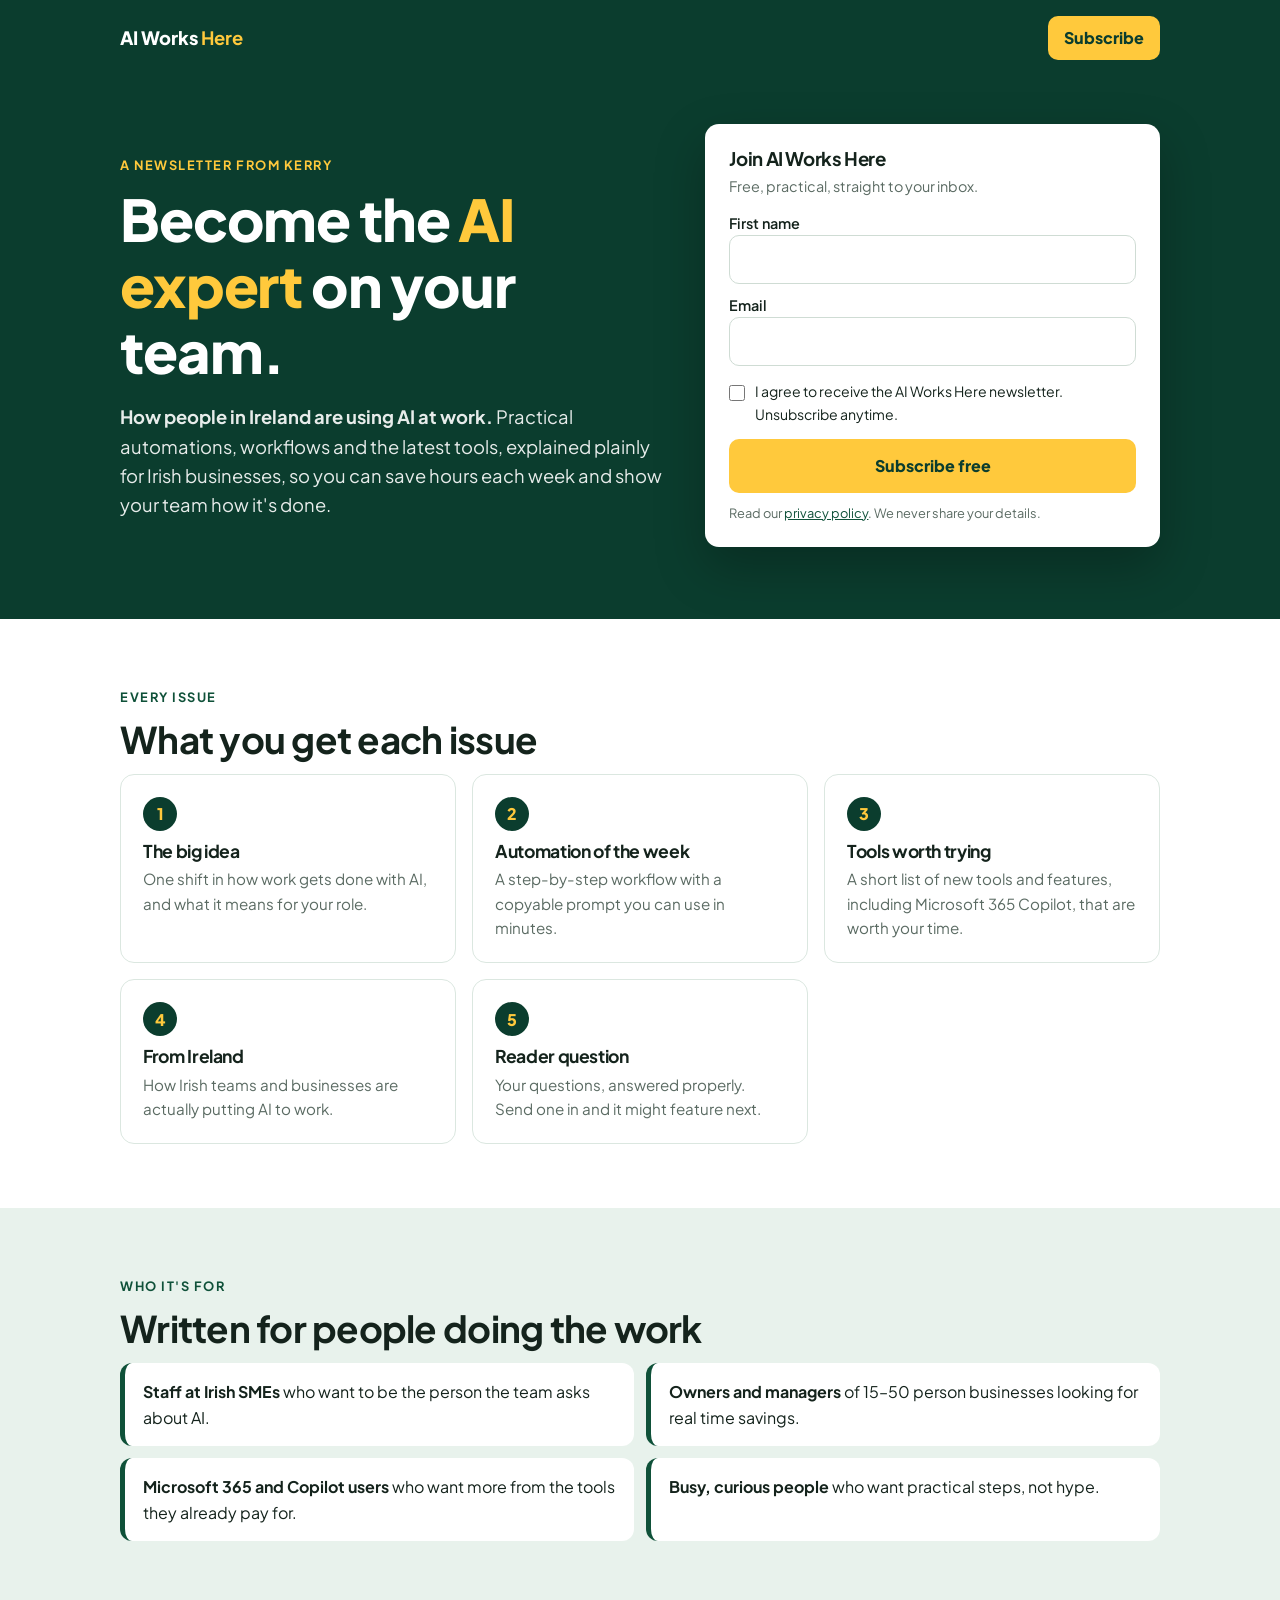
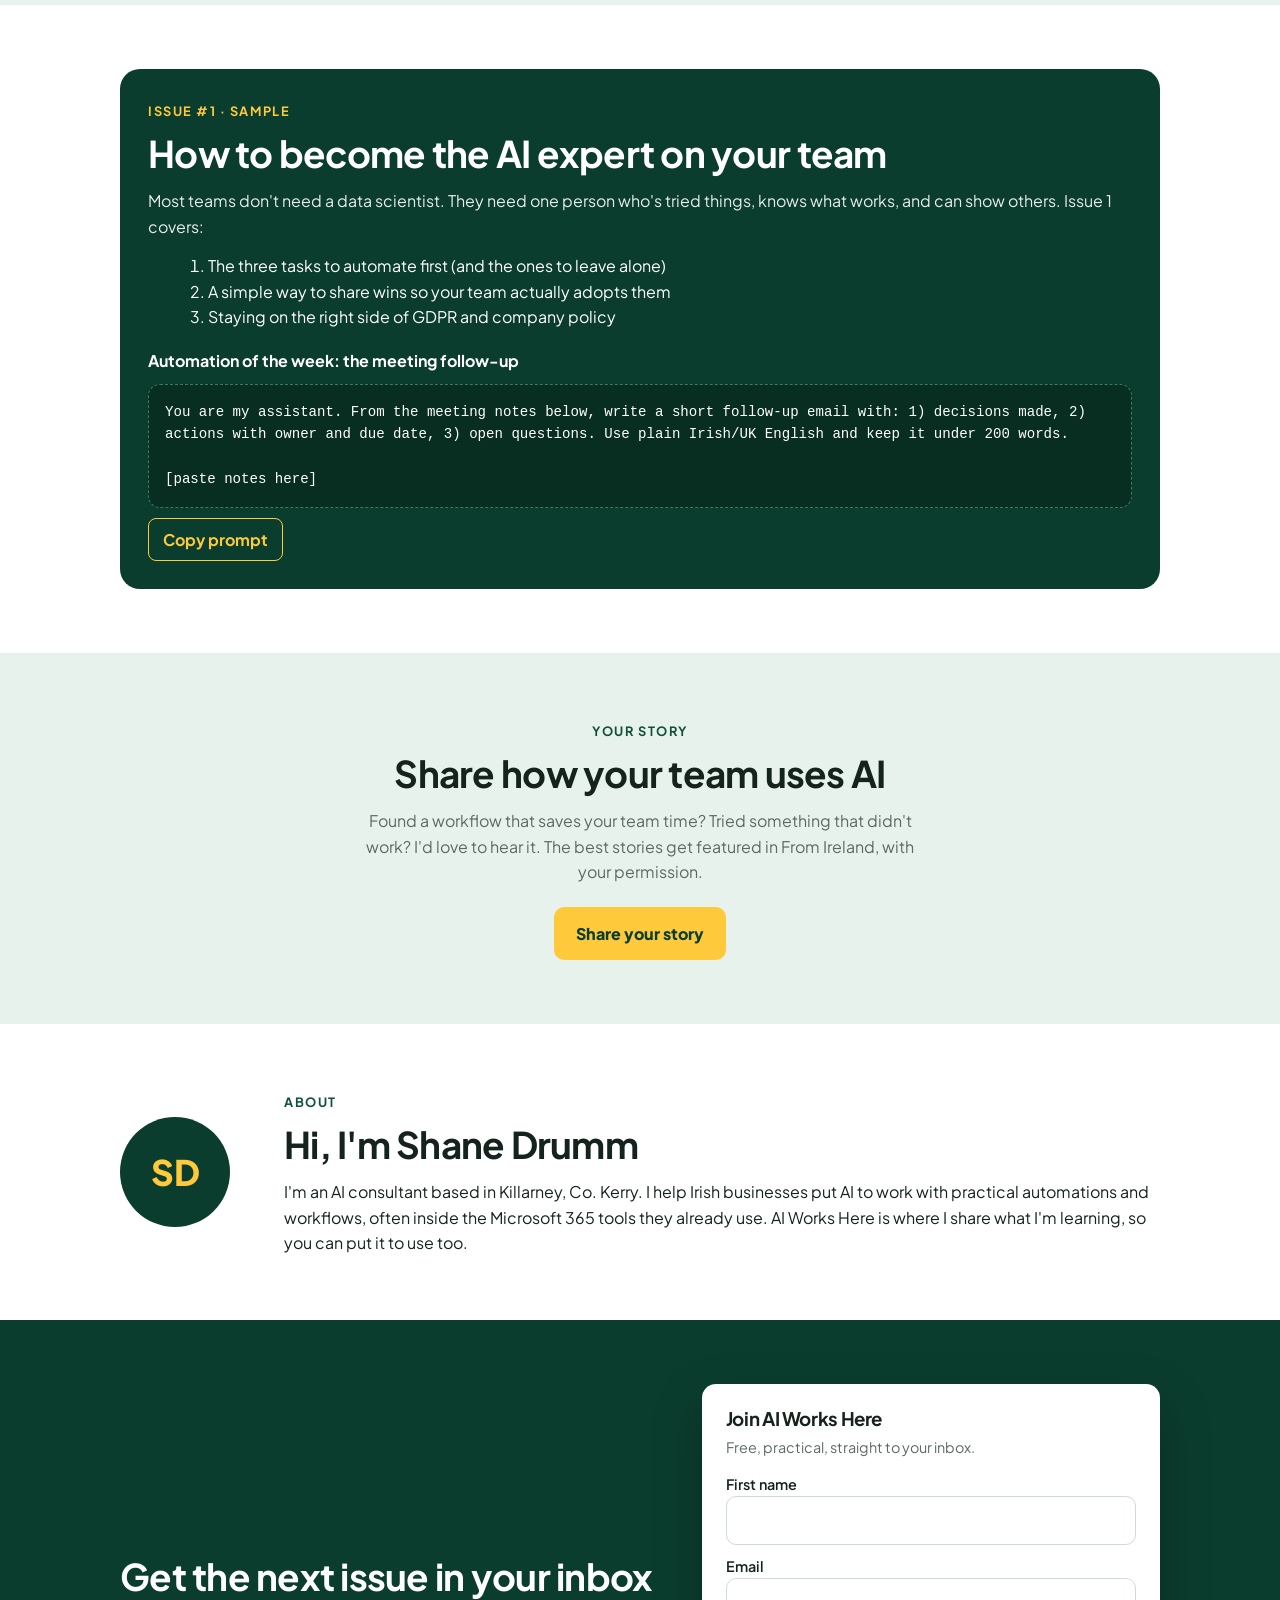
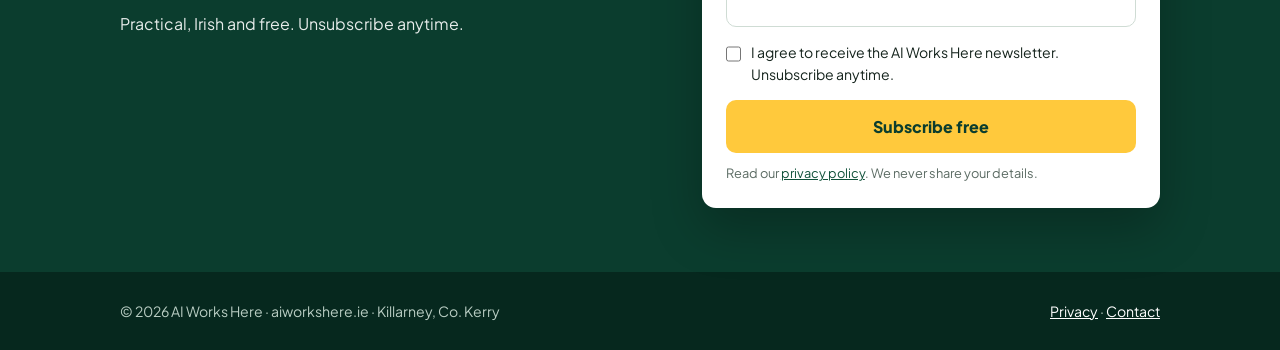
<file: aiworkshere/index.html>
<!doctype html>
<html lang="en-IE">
<head>
<meta charset="utf-8">
<meta name="viewport" content="width=device-width,initial-scale=1">
<title>AI Works Here — How people in Ireland are using AI at work</title>
<meta name="description" content="A practical newsletter to help you become the AI expert on your team: automations, workflows and the latest tools, from Ireland.">
<link rel="preconnect" href="https://fonts.googleapis.com"><link rel="preconnect" href="https://fonts.gstatic.com" crossorigin>
<link href="https://fonts.googleapis.com/css2?family=Plus+Jakarta+Sans:wght@400;500;700;800&display=swap" rel="stylesheet">
<style>
:root{--g9:#0b3d2e;--g8:#0f5139;--g1:#e8f2ec;--ac:#ffc93c;--ink:#14231c;--mut:#5b6b63;--r:14px}
*{box-sizing:border-box;margin:0}
body{font-family:"Plus Jakarta Sans",system-ui,sans-serif;color:var(--ink);background:#fff;line-height:1.6}
a{color:var(--g8)}
.w{max-width:1080px;margin:0 auto;padding:0 20px}
section{padding:64px 0}
h1,h2,h3{line-height:1.15;letter-spacing:-.02em}
h1{font-size:clamp(2.2rem,6vw,3.6rem);font-weight:800}
h2{font-size:clamp(1.6rem,4vw,2.3rem);margin-bottom:14px}
.eyebrow{display:inline-block;font-weight:700;font-size:.8rem;letter-spacing:.12em;text-transform:uppercase;color:var(--g8);margin-bottom:10px}
nav{background:var(--g9);color:#fff}
nav .w{display:flex;justify-content:space-between;align-items:center;padding-top:16px;padding-bottom:16px}
.logo{font-weight:800;color:#fff;text-decoration:none;font-size:1.15rem}.logo b{color:var(--ac)}
.btn{display:inline-block;background:var(--ac);color:var(--g9);font-weight:800;border:0;border-radius:10px;padding:14px 22px;font:inherit;font-weight:800;cursor:pointer;text-decoration:none}
.btn:hover{filter:brightness(.95)}
.hero{background:var(--g9);color:#fff;padding:48px 0 72px}
.hero .w{display:grid;gap:40px}
.hero .eyebrow{color:var(--ac)}
.hero p.lead{font-size:1.15rem;opacity:.9;margin:18px 0 0;max-width:34em}
.hero h1 span{color:var(--ac)}
.form{background:#fff;color:var(--ink);border-radius:var(--r);padding:24px;box-shadow:0 20px 50px rgba(0,0,0,.25)}
.form h3{margin-bottom:6px}.form .sm{font-size:.9rem;color:var(--mut);margin-bottom:14px}
label.f{display:block;font-weight:600;font-size:.9rem;margin:10px 0 4px}
input[type=text],input[type=email]{width:100%;padding:12px 14px;border:1.5px solid #cfdcd4;border-radius:10px;font:inherit}
input:focus{outline:3px solid var(--ac);border-color:var(--g8)}
.chk{display:flex;gap:10px;align-items:flex-start;font-size:.88rem;margin:14px 0}
.chk input{margin-top:4px;width:18px;height:18px;accent-color:var(--g8)}
.form .btn{width:100%}
.legal{font-size:.8rem;color:var(--mut);margin-top:10px}
.thanks{display:none;text-align:center;padding:20px 4px}
.thanks h3{color:var(--g8);margin-bottom:8px}
.grid{display:grid;gap:16px}
.card{border:1.5px solid #dbe7e0;border-radius:var(--r);padding:22px;background:#fff}
.card .n{display:inline-grid;place-items:center;width:34px;height:34px;border-radius:50%;background:var(--g9);color:var(--ac);font-weight:800;margin-bottom:10px}
.card h3{font-size:1.1rem;margin-bottom:6px}.card p{color:var(--mut);font-size:.95rem}
.alt{background:var(--g1)}
ul.who{list-style:none;padding:0;display:grid;gap:12px}
ul.who li{background:#fff;border-radius:12px;padding:16px 18px;border-left:5px solid var(--g8)}
.issue{background:var(--g9);color:#fff;border-radius:20px;padding:28px}
.issue .eyebrow{color:var(--ac)}
.issue p{opacity:.9}.issue ol{margin:14px 0 18px 20px}
.prompt{background:#082e22;border:1px dashed #3f7a62;border-radius:12px;padding:16px;font-family:ui-monospace,Menlo,monospace;font-size:.88rem;white-space:pre-wrap;margin:10px 0}
.copy{background:transparent;border:1.5px solid var(--ac);color:var(--ac);border-radius:8px;padding:8px 14px;font:inherit;font-weight:700;cursor:pointer}
.share{text-align:center}.share p{max-width:36em;margin:0 auto 22px;color:var(--mut)}
.about{display:grid;gap:24px;align-items:center}
.avatar{width:110px;height:110px;border-radius:50%;background:var(--g9);color:var(--ac);display:grid;place-items:center;font-weight:800;font-size:2.2rem}
.final{background:var(--g9);color:#fff}
.final .w{display:grid;gap:32px;align-items:center}
footer{background:#06281e;color:#b9cdc3;padding:28px 0;font-size:.88rem}
footer .w{display:flex;flex-wrap:wrap;gap:12px;justify-content:space-between}footer a{color:#fff}
@media(min-width:800px){
 .hero .w{grid-template-columns:1.2fr 1fr;align-items:center}
 .grid.c5{grid-template-columns:repeat(3,1fr)}
 ul.who{grid-template-columns:1fr 1fr}
 .about{grid-template-columns:140px 1fr}
 .final .w{grid-template-columns:1.2fr 1fr}
}
</style>
</head>
<body>
<nav><div class="w"><a class="logo" href="#">AI Works <b>Here</b></a><a class="btn" href="#signup" style="padding:9px 16px">Subscribe</a></div></nav>

<header class="hero"><div class="w">
 <div>
  <span class="eyebrow">A newsletter from Kerry</span>
  <h1>Become the <span>AI expert</span> on your team.</h1>
  <p class="lead"><strong>How people in Ireland are using AI at work.</strong> Practical automations, workflows and the latest tools, explained plainly for Irish businesses, so you can save hours each week and show your team how it's done.</p>
 </div>
 <div id="signup"></div>
</div></header>

<section><div class="w">
 <span class="eyebrow">Every issue</span>
 <h2>What you get each issue</h2>
 <div class="grid c5">
  <div class="card"><div class="n">1</div><h3>The big idea</h3><p>One shift in how work gets done with AI, and what it means for your role.</p></div>
  <div class="card"><div class="n">2</div><h3>Automation of the week</h3><p>A step-by-step workflow with a copyable prompt you can use in minutes.</p></div>
  <div class="card"><div class="n">3</div><h3>Tools worth trying</h3><p>A short list of new tools and features, including Microsoft 365 Copilot, that are worth your time.</p></div>
  <div class="card"><div class="n">4</div><h3>From Ireland</h3><p>How Irish teams and businesses are actually putting AI to work.</p></div>
  <div class="card"><div class="n">5</div><h3>Reader question</h3><p>Your questions, answered properly. Send one in and it might feature next.</p></div>
 </div>
</div></section>

<section class="alt"><div class="w">
 <span class="eyebrow">Who it's for</span>
 <h2>Written for people doing the work</h2>
 <ul class="who">
  <li><strong>Staff at Irish SMEs</strong> who want to be the person the team asks about AI.</li>
  <li><strong>Owners and managers</strong> of 15–50 person businesses looking for real time savings.</li>
  <li><strong>Microsoft 365 and Copilot users</strong> who want more from the tools they already pay for.</li>
  <li><strong>Busy, curious people</strong> who want practical steps, not hype.</li>
 </ul>
</div></section>

<section><div class="w">
 <div class="issue">
  <span class="eyebrow">Issue #1 · Sample</span>
  <h2>How to become the AI expert on your team</h2>
  <p>Most teams don't need a data scientist. They need one person who's tried things, knows what works, and can show others. Issue 1 covers:</p>
  <ol><li>The three tasks to automate first (and the ones to leave alone)</li><li>A simple way to share wins so your team actually adopts them</li><li>Staying on the right side of GDPR and company policy</li></ol>
  <strong>Automation of the week: the meeting follow-up</strong>
  <div class="prompt" id="p1">You are my assistant. From the meeting notes below, write a short follow-up email with: 1) decisions made, 2) actions with owner and due date, 3) open questions. Use plain Irish/UK English and keep it under 200 words.

[paste notes here]</div>
  <button class="copy" onclick="cp()">Copy prompt</button>
 </div>
</div></section>

<section class="alt share"><div class="w">
 <span class="eyebrow">Your story</span>
 <h2>Share how your team uses AI</h2>
 <p>Found a workflow that saves your team time? Tried something that didn't work? I'd love to hear it. The best stories get featured in From Ireland, with your permission.</p>
 <a class="btn" href="mailto:hello@aiworkshere.ie?subject=How%20my%20team%20uses%20AI">Share your story</a>
</div></section>

<section><div class="w about">
 <div class="avatar">SD</div>
 <div><span class="eyebrow">About</span><h2>Hi, I'm Shane Drumm</h2>
 <p>I'm an AI consultant based in Killarney, Co. Kerry. I help Irish businesses put AI to work with practical automations and workflows, often inside the Microsoft 365 tools they already use. AI Works Here is where I share what I'm learning, so you can put it to use too.</p></div>
</div></section>

<section class="final"><div class="w">
 <div><h2>Get the next issue in your inbox</h2><p style="opacity:.9">Practical, Irish and free. Unsubscribe anytime.</p></div>
 <div id="signup2"></div>
</div></section>

<footer><div class="w"><span>© 2026 AI Works Here · aiworkshere.ie · Killarney, Co. Kerry</span><span><a href="/privacy">Privacy</a> · <a href="mailto:hello@aiworkshere.ie">Contact</a></span></div></footer>

<template id="tf">
 <div class="form">
  <form novalidate>
   <h3>Join AI Works Here</h3><p class="sm">Free, practical, straight to your inbox.</p>
   <label class="f">First name<input type="text" name="fn" autocomplete="given-name" required></label>
   <label class="f">Email<input type="email" name="em" autocomplete="email" required></label>
   <label class="chk"><input type="checkbox" required><span>I agree to receive the AI Works Here newsletter. Unsubscribe anytime.</span></label>
   <button class="btn" type="submit">Subscribe free</button>
   <p class="legal">Read our <a href="/privacy">privacy policy</a>. We never share your details.</p>
  </form>
  <div class="thanks" role="status"><h3>Thank you!</h3><p>You're on the list. Keep an eye on your inbox for issue #1.</p></div>
 </div>
</template>
<script>
['signup','signup2'].forEach(function(id){
 var n=document.getElementById('tf').content.cloneNode(true);document.getElementById(id).appendChild(n);
});
document.querySelectorAll('.form form').forEach(function(f){
 f.addEventListener('submit',function(e){e.preventDefault();if(!f.reportValidity())return;
  var t=f.nextElementSibling;t.querySelector('h3').textContent='Thank you, '+f.fn.value.trim()+'!';f.style.display='none';t.style.display='block';});
});
function cp(){navigator.clipboard.writeText(document.getElementById('p1').innerText);var b=document.querySelector('.copy');b.textContent='Copied';setTimeout(function(){b.textContent='Copy prompt'},1500)}
</script>
</body>
</html>
</file>
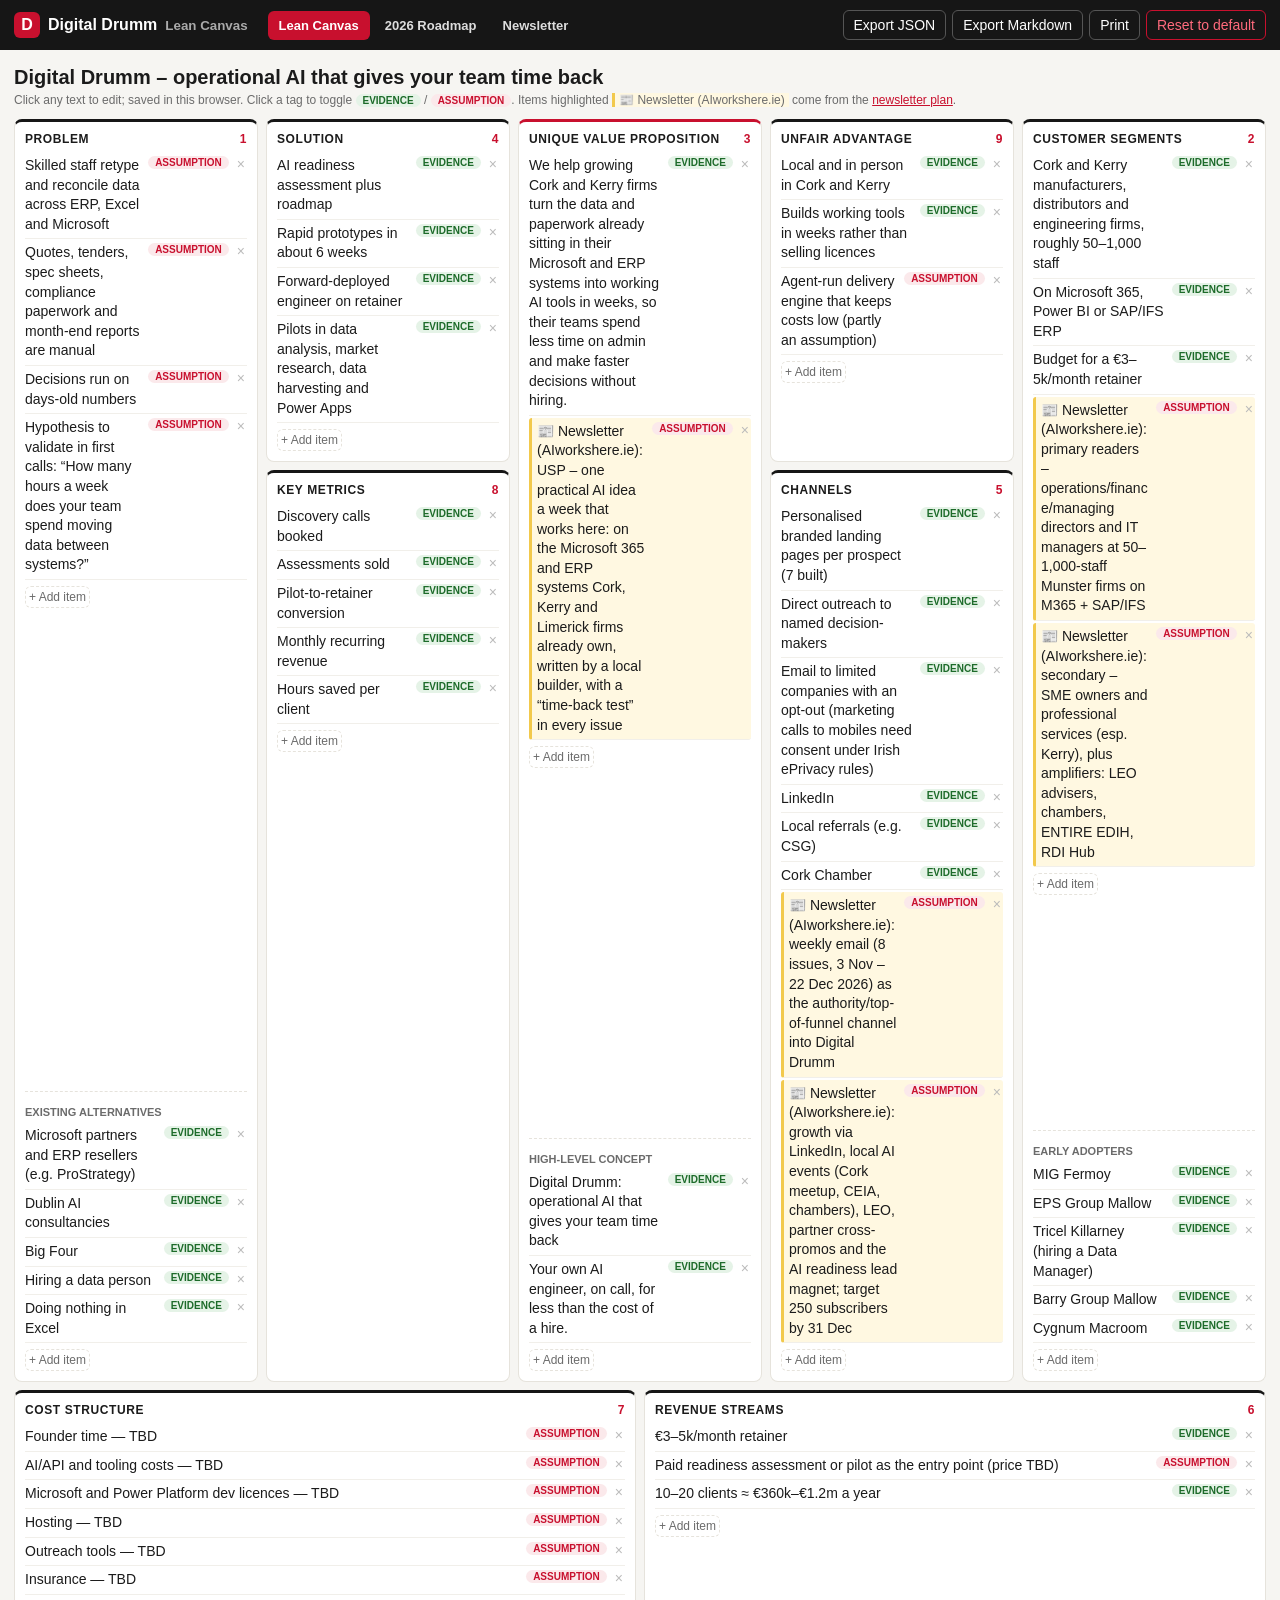
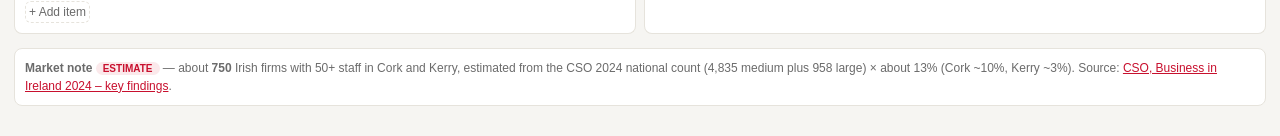
<file: canvas/index.html>
<!doctype html><html lang="en"><head><meta charset="utf-8">
<meta name="viewport" content="width=device-width,initial-scale=1">
<meta name="robots" content="noindex,nofollow">
<title>Lean Canvas · Digital Drumm</title><link rel="stylesheet" href="style.css"><link rel="stylesheet" href="../assets/nav.css"></head><body>
<header class="top"><div class="brand"><span class="logo">D</span>Digital Drumm <small>Lean Canvas</small></div>
<nav class="sitenav" aria-label="Pages"><a href="../canvas/" aria-current="page">Lean Canvas</a><a href="../roadmap/">2026 Roadmap</a><a href="../newsletter/">Newsletter</a></nav>
<div class="right"><button class="ghost" id="exJson">Export JSON</button><button class="ghost" id="exMd">Export Markdown</button><button class="ghost" id="print">Print</button><button class="ghost danger" id="reset">Reset to default</button></div></header>
<main><div class="head"><h1 id="title" contenteditable="true" spellcheck="false"></h1>
<p class="legend">Click any text to edit; saved in this browser. Click a tag to toggle <span class="tag evidence">evidence</span> / <span class="tag assumption">assumption</span>. Items highlighted <span style="background:#fff8e1;border-left:3px solid #f2c94c;padding:0 4px">📰 Newsletter (AIworkshere.ie)</span> come from the <a href="../newsletter/">newsletter plan</a>. <span id="saved"></span></p></div>
<div class="grid" id="grid"></div>
<footer id="foot"></footer></main>
<script src="app.js"></script></body></html>
</file>
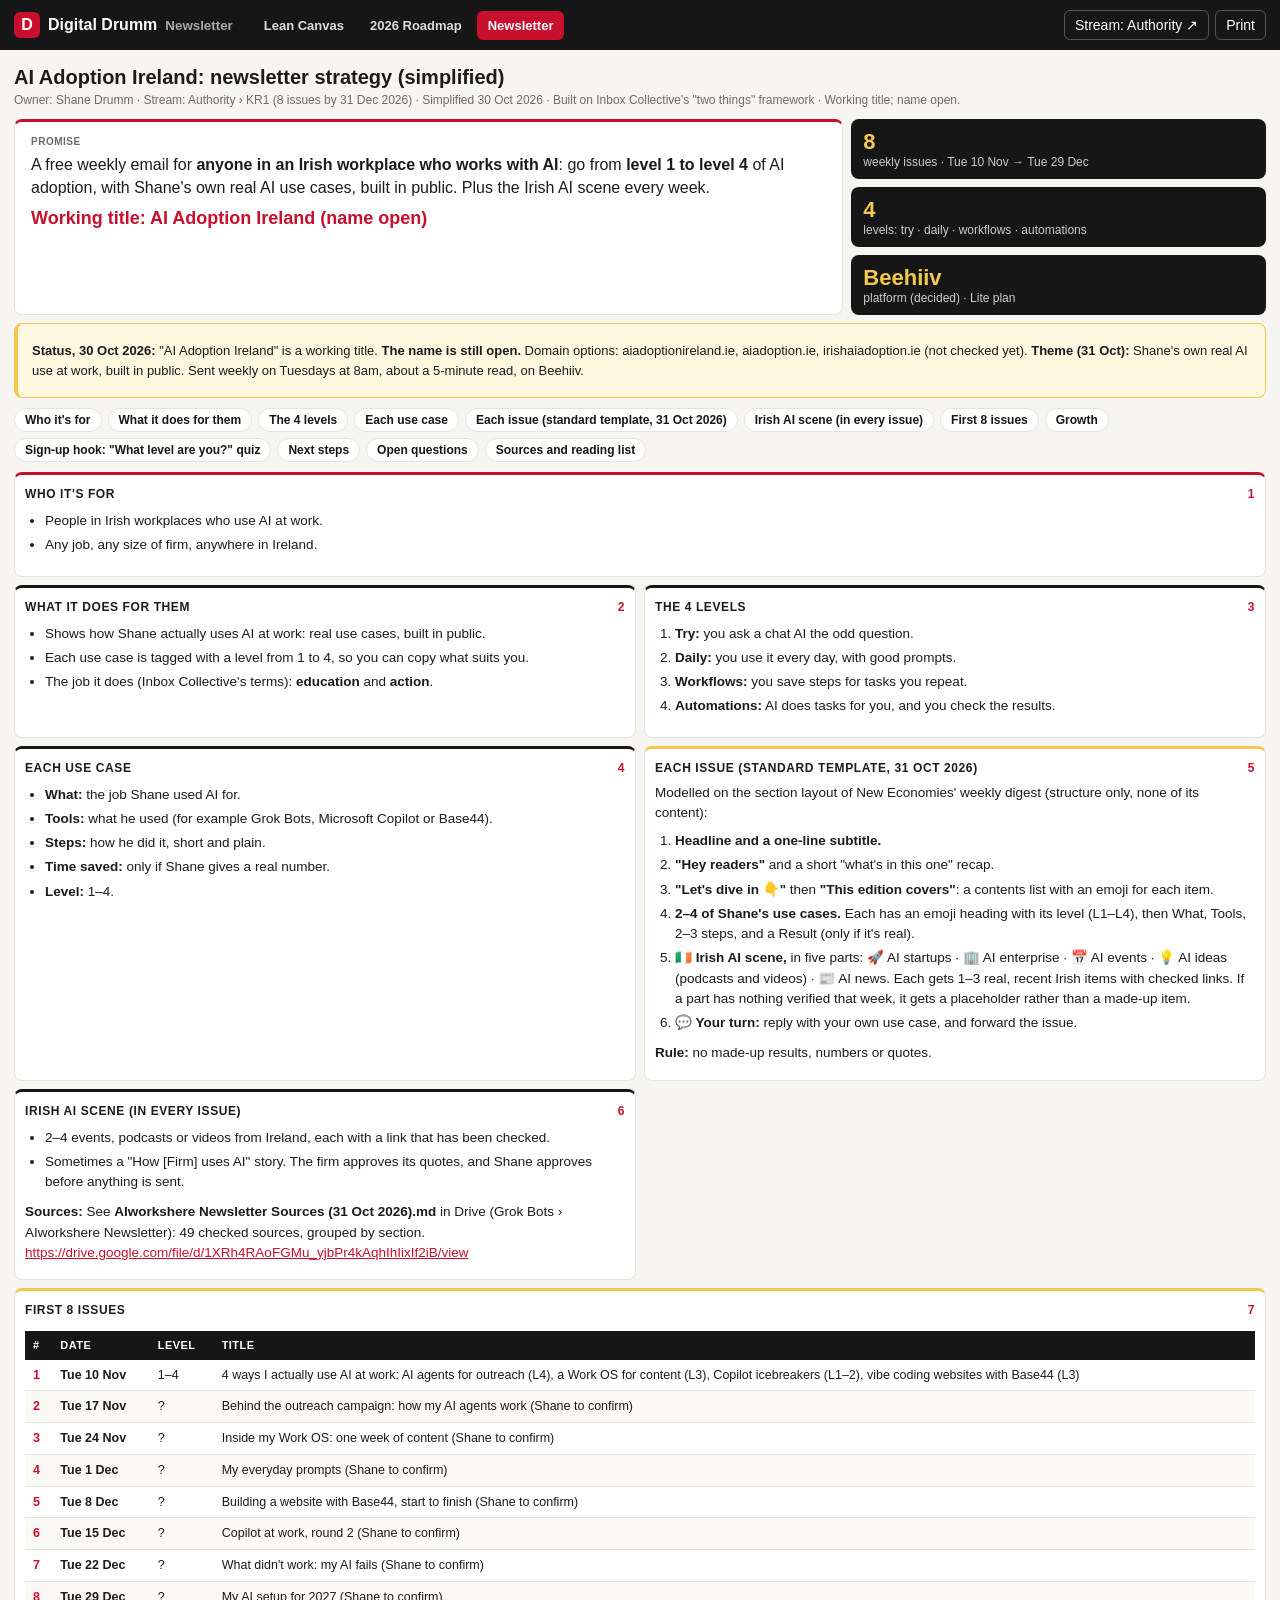
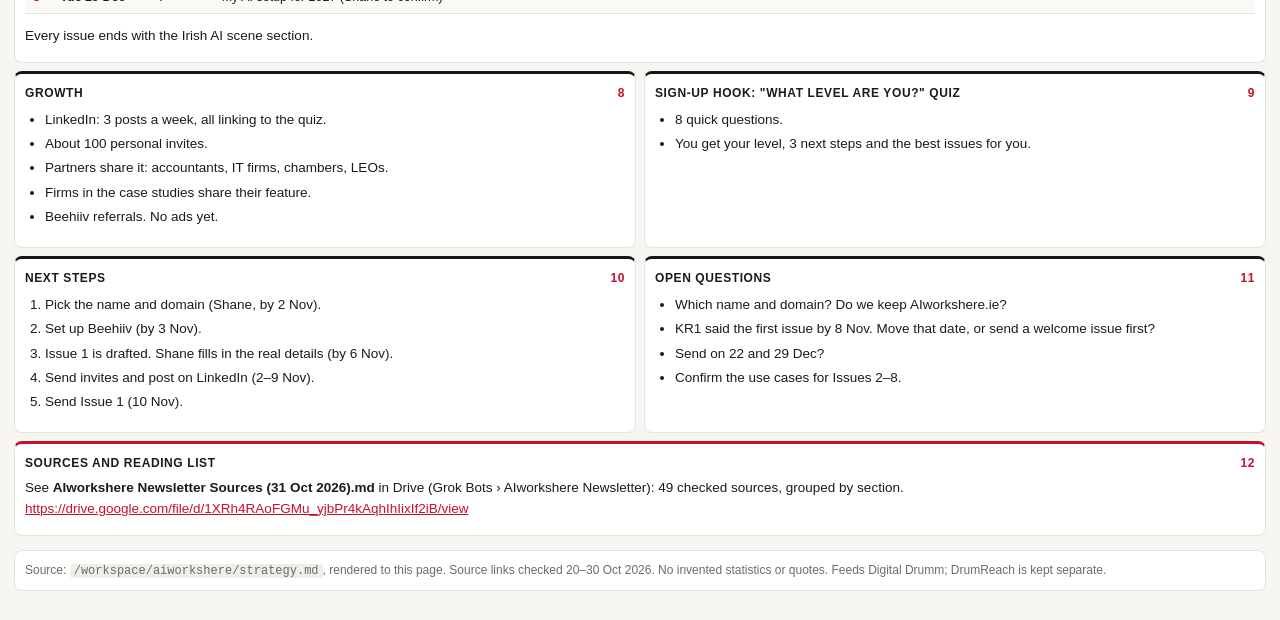
<file: newsletter/index.html>
<!doctype html><html lang="en"><head><meta charset="utf-8">
<meta name="viewport" content="width=device-width,initial-scale=1">
<meta name="robots" content="noindex,nofollow">
<title>Newsletter · AI Adoption Ireland (working title) · Digital Drumm</title><link rel="stylesheet" href="../canvas/style.css"><link rel="stylesheet" href="../assets/nav.css"><link rel="stylesheet" href="style.css"></head><body>
<header class="top"><div class="brand"><span class="logo">D</span>Digital Drumm <small>Newsletter</small></div>
<nav class="sitenav" aria-label="Pages"><a href="../canvas/">Lean Canvas</a><a href="../roadmap/">2026 Roadmap</a><a href="../newsletter/" aria-current="page">Newsletter</a></nav>
<div class="right"><a class="ghost" href="https://linear.app/shanedrumm/project/stream-authority-d0a25f8886ff" target="_blank" rel="noopener">Stream: Authority ↗</a><button class="ghost" onclick="window.print()">Print</button></div></header>
<main><div class="head"><h1>AI Adoption Ireland: newsletter strategy (simplified)</h1>
<p class="legend">Owner: Shane Drumm · Stream: Authority › KR1 (8 issues by 31 Dec 2026) · Simplified 30 Oct 2026 · Built on Inbox Collective's "two things" framework · Working title; name open.</p></div>
<section class="hero"><div class="usp"><small>Promise</small><p>A free weekly email for <b>anyone in an Irish workplace who works with AI</b>: go from <b>level 1 to level 4</b> of AI adoption, with Shane's own real AI use cases, built in public. Plus the Irish AI scene every week.</p><p class="tagline">Working title: AI Adoption Ireland (name open)</p></div>
<div class="facts"><div><b>8</b><span>weekly issues · Tue 10 Nov → Tue 29 Dec</span></div><div><b>4</b><span>levels: try · daily · workflows · automations</span></div><div><b>Beehiiv</b><span>platform (decided) · Lite plan</span></div></div>
<div class="status"><p><strong>Status, 30 Oct 2026:</strong> "AI Adoption Ireland" is a working title. <strong>The name is still open.</strong> Domain options: aiadoptionireland.ie, aiadoption.ie, irishaiadoption.ie (not checked yet). <strong>Theme (31 Oct):</strong> Shane's own real AI use at work, built in public. Sent weekly on Tuesdays at 8am, about a 5-minute read, on Beehiiv.</p></div></section>
<nav class="toc" aria-label="Sections"><a href="#s1">Who it&#x27;s for</a><a href="#s2">What it does for them</a><a href="#s3">The 4 levels</a><a href="#s4">Each use case</a><a href="#s5">Each issue (standard template, 31 Oct 2026)</a><a href="#s6">Irish AI scene (in every issue)</a><a href="#s7">First 8 issues</a><a href="#s8">Growth</a><a href="#s9">Sign-up hook: &quot;What level are you?&quot; quiz</a><a href="#s10">Next steps</a><a href="#s11">Open questions</a><a href="#s12">Sources and reading list</a></nav>
<div class="nlgrid"><section class="box nl s1" id="s1"><h2>Who it&#x27;s for<span class="n">1</span></h2><ul>
<li>People in Irish workplaces who use AI at work.</li>
<li>Any job, any size of firm, anywhere in Ireland.</li>
</ul></section>
<section class="box nl s2" id="s2"><h2>What it does for them<span class="n">2</span></h2><ul>
<li>Shows how Shane actually uses AI at work: real use cases, built in public.</li>
<li>Each use case is tagged with a level from 1 to 4, so you can copy what suits you.</li>
<li>The job it does (Inbox Collective's terms): <strong>education</strong> and <strong>action</strong>.</li>
</ul></section>
<section class="box nl s3" id="s3"><h2>The 4 levels<span class="n">3</span></h2><ol>
<li><strong>Try:</strong> you ask a chat AI the odd question.</li>
<li><strong>Daily:</strong> you use it every day, with good prompts.</li>
<li><strong>Workflows:</strong> you save steps for tasks you repeat.</li>
<li><strong>Automations:</strong> AI does tasks for you, and you check the results.</li>
</ol></section>
<section class="box nl s4" id="s4"><h2>Each use case<span class="n">4</span></h2><ul>
<li><strong>What:</strong> the job Shane used AI for.</li>
<li><strong>Tools:</strong> what he used (for example Grok Bots, Microsoft Copilot or Base44).</li>
<li><strong>Steps:</strong> how he did it, short and plain.</li>
<li><strong>Time saved:</strong> only if Shane gives a real number.</li>
<li><strong>Level:</strong> 1–4.</li>
</ul></section>
<section class="box nl s5" id="s5"><h2>Each issue (standard template, 31 Oct 2026)<span class="n">5</span></h2><p>Modelled on the section layout of New Economies' weekly digest (structure only, none of its content):</p>
<ol>
<li><strong>Headline and a one-line subtitle.</strong></li>
<li><strong>"Hey readers"</strong> and a short "what's in this one" recap.</li>
<li><strong>"Let's dive in 👇"</strong> then <strong>"This edition covers"</strong>: a contents list with an emoji for each item.</li>
<li><strong>2–4 of Shane's use cases.</strong> Each has an emoji heading with its level (L1–L4), then What, Tools, 2–3 steps, and a Result (only if it's real).</li>
<li><strong>🇮🇪 Irish AI scene,</strong> in five parts: 🚀 AI startups · 🏢 AI enterprise · 📅 AI events · 💡 AI ideas (podcasts and videos) · 📰 AI news. Each gets 1–3 real, recent Irish items with checked links. If a part has nothing verified that week, it gets a placeholder rather than a made-up item.</li>
<li><strong>💬 Your turn:</strong> reply with your own use case, and forward the issue.</li>
</ol>
<p><strong>Rule:</strong> no made-up results, numbers or quotes.</p></section>
<section class="box nl s6" id="s6"><h2>Irish AI scene (in every issue)<span class="n">6</span></h2><ul>
<li>2–4 events, podcasts or videos from Ireland, each with a link that has been checked.</li>
<li>Sometimes a "How [Firm] uses AI" story. The firm approves its quotes, and Shane approves before anything is sent.</li>
</ul>
<p><strong>Sources:</strong> See <strong>AIworkshere Newsletter Sources (31 Oct 2026).md</strong> in Drive (Grok Bots › AIworkshere Newsletter): 49 checked sources, grouped by section. <a href="https://drive.google.com/file/d/1XRh4RAoFGMu_yjbPr4kAqhIhIixIf2iB/view" target="_blank" rel="noopener">https://drive.google.com/file/d/1XRh4RAoFGMu_yjbPr4kAqhIhIixIf2iB/view</a></p></section>
<section class="box nl s7" id="s7"><h2>First 8 issues<span class="n">7</span></h2><div class="tw"><table>
<thead>
<tr>
<th>#</th>
<th>Date</th>
<th>Level</th>
<th>Title</th>
</tr>
</thead>
<tbody>
<tr>
<td>1</td>
<td>Tue 10 Nov</td>
<td>1–4</td>
<td>4 ways I actually use AI at work: AI agents for outreach (L4), a Work OS for content (L3), Copilot icebreakers (L1–2), vibe coding websites with Base44 (L3)</td>
</tr>
<tr>
<td>2</td>
<td>Tue 17 Nov</td>
<td>?</td>
<td>Behind the outreach campaign: how my AI agents work (Shane to confirm)</td>
</tr>
<tr>
<td>3</td>
<td>Tue 24 Nov</td>
<td>?</td>
<td>Inside my Work OS: one week of content (Shane to confirm)</td>
</tr>
<tr>
<td>4</td>
<td>Tue 1 Dec</td>
<td>?</td>
<td>My everyday prompts (Shane to confirm)</td>
</tr>
<tr>
<td>5</td>
<td>Tue 8 Dec</td>
<td>?</td>
<td>Building a website with Base44, start to finish (Shane to confirm)</td>
</tr>
<tr>
<td>6</td>
<td>Tue 15 Dec</td>
<td>?</td>
<td>Copilot at work, round 2 (Shane to confirm)</td>
</tr>
<tr>
<td>7</td>
<td>Tue 22 Dec</td>
<td>?</td>
<td>What didn't work: my AI fails (Shane to confirm)</td>
</tr>
<tr>
<td>8</td>
<td>Tue 29 Dec</td>
<td>?</td>
<td>My AI setup for 2027 (Shane to confirm)</td>
</tr>
</tbody>
</table></div>
<p>Every issue ends with the Irish AI scene section.</p></section>
<section class="box nl s8" id="s8"><h2>Growth<span class="n">8</span></h2><ul>
<li>LinkedIn: 3 posts a week, all linking to the quiz.</li>
<li>About 100 personal invites.</li>
<li>Partners share it: accountants, IT firms, chambers, LEOs.</li>
<li>Firms in the case studies share their feature.</li>
<li>Beehiiv referrals. No ads yet.</li>
</ul></section>
<section class="box nl s9" id="s9"><h2>Sign-up hook: &quot;What level are you?&quot; quiz<span class="n">9</span></h2><ul>
<li>8 quick questions.</li>
<li>You get your level, 3 next steps and the best issues for you.</li>
</ul></section>
<section class="box nl s10" id="s10"><h2>Next steps<span class="n">10</span></h2><ol>
<li>Pick the name and domain (Shane, by 2 Nov).</li>
<li>Set up Beehiiv (by 3 Nov).</li>
<li>Issue 1 is drafted. Shane fills in the real details (by 6 Nov).</li>
<li>Send invites and post on LinkedIn (2–9 Nov).</li>
<li>Send Issue 1 (10 Nov).</li>
</ol></section>
<section class="box nl s11" id="s11"><h2>Open questions<span class="n">11</span></h2><ul>
<li>Which name and domain? Do we keep AIworkshere.ie?</li>
<li>KR1 said the first issue by 8 Nov. Move that date, or send a welcome issue first?</li>
<li>Send on 22 and 29 Dec?</li>
<li>Confirm the use cases for Issues 2–8.</li>
</ul></section>
<section class="box nl s12" id="s12"><h2>Sources and reading list<span class="n">12</span></h2><p>See <strong>AIworkshere Newsletter Sources (31 Oct 2026).md</strong> in Drive (Grok Bots › AIworkshere Newsletter): 49 checked sources, grouped by section. <a href="https://drive.google.com/file/d/1XRh4RAoFGMu_yjbPr4kAqhIhIixIf2iB/view" target="_blank" rel="noopener">https://drive.google.com/file/d/1XRh4RAoFGMu_yjbPr4kAqhIhIixIf2iB/view</a></p></section>
</div>
<footer>Source: <code>/workspace/aiworkshere/strategy.md</code>, rendered to this page. Source links checked 20–30 Oct 2026. No invented statistics or quotes. Feeds Digital Drumm; DrumReach is kept separate.</footer></main></body></html>
</file>
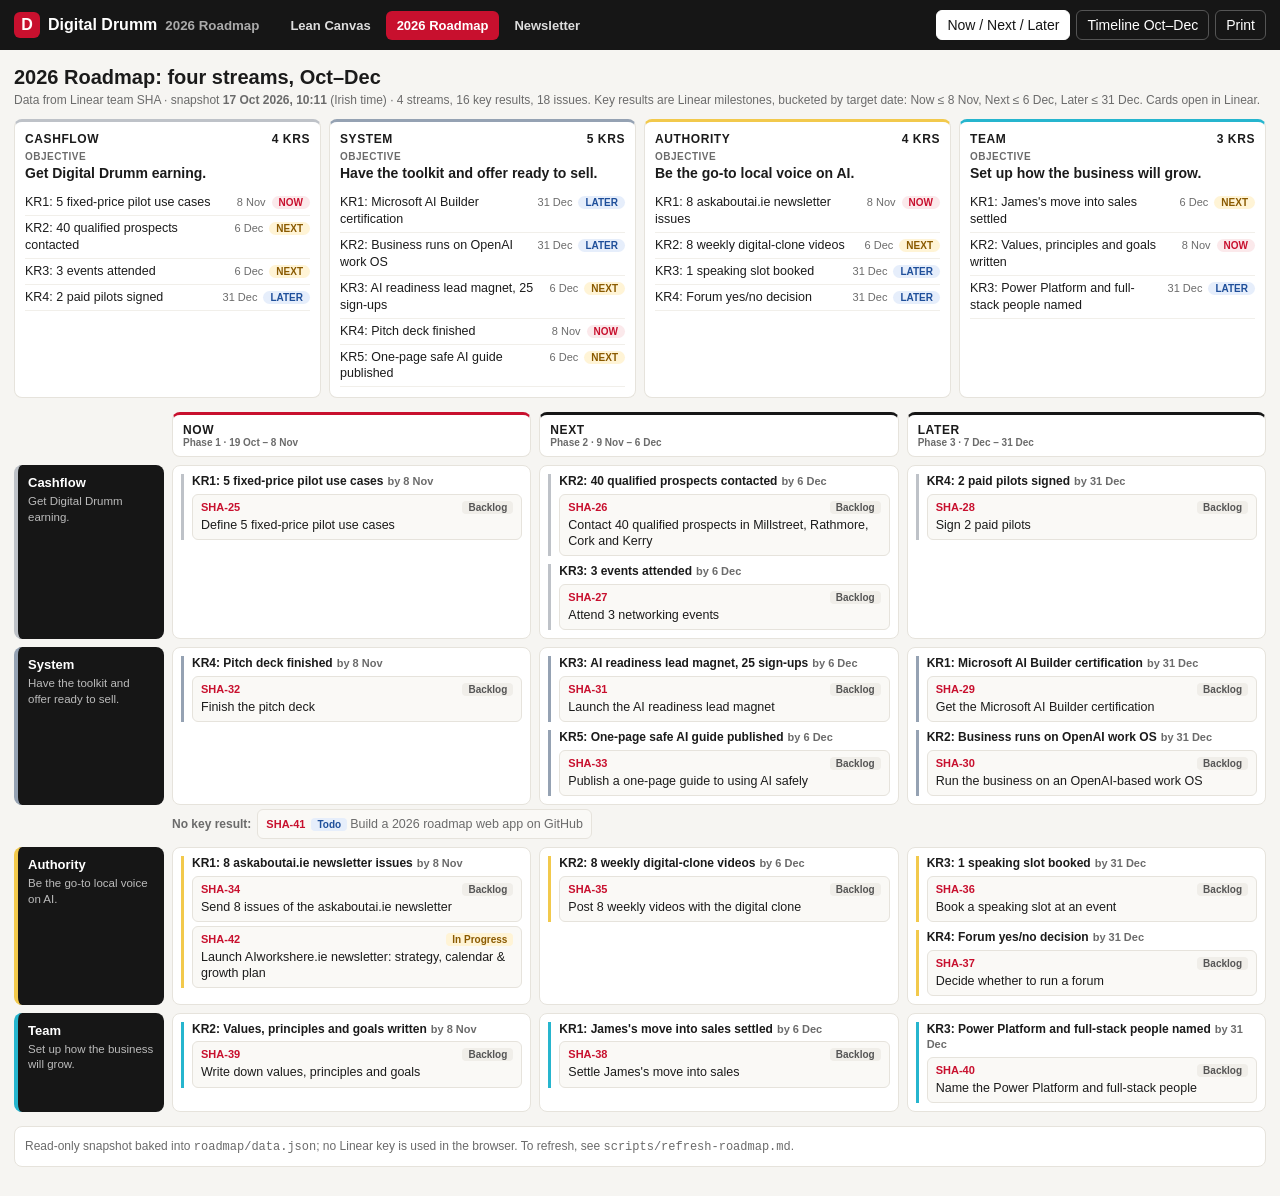
<file: roadmap/index.html>
<!doctype html><html lang="en"><head><meta charset="utf-8">
<meta name="viewport" content="width=device-width,initial-scale=1">
<meta name="robots" content="noindex,nofollow">
<title>2026 Roadmap · Digital Drumm</title><link rel="stylesheet" href="../canvas/style.css"><link rel="stylesheet" href="../assets/nav.css"><link rel="stylesheet" href="style.css"></head><body>
<header class="top"><div class="brand"><span class="logo">D</span>Digital Drumm <small>2026 Roadmap</small></div>
<nav class="sitenav" aria-label="Pages"><a href="../canvas/">Lean Canvas</a><a href="../roadmap/" aria-current="page">2026 Roadmap</a><a href="../newsletter/">Newsletter</a></nav>
<div class="right" role="tablist" aria-label="View"><button class="ghost view" data-view="nnl" role="tab">Now / Next / Later</button><button class="ghost view" data-view="timeline" role="tab">Timeline Oct–Dec</button><button class="ghost" id="print">Print</button></div></header>
<main><div class="head"><h1>2026 Roadmap: four streams, Oct–Dec</h1>
<p class="legend" id="legend">Loading data…</p></div>
<section class="okrs" id="okrs" aria-label="Objectives and key results"></section>
<section id="view"></section>
<footer id="foot"></footer></main>
<script src="app.js"></script></body></html>
</file>
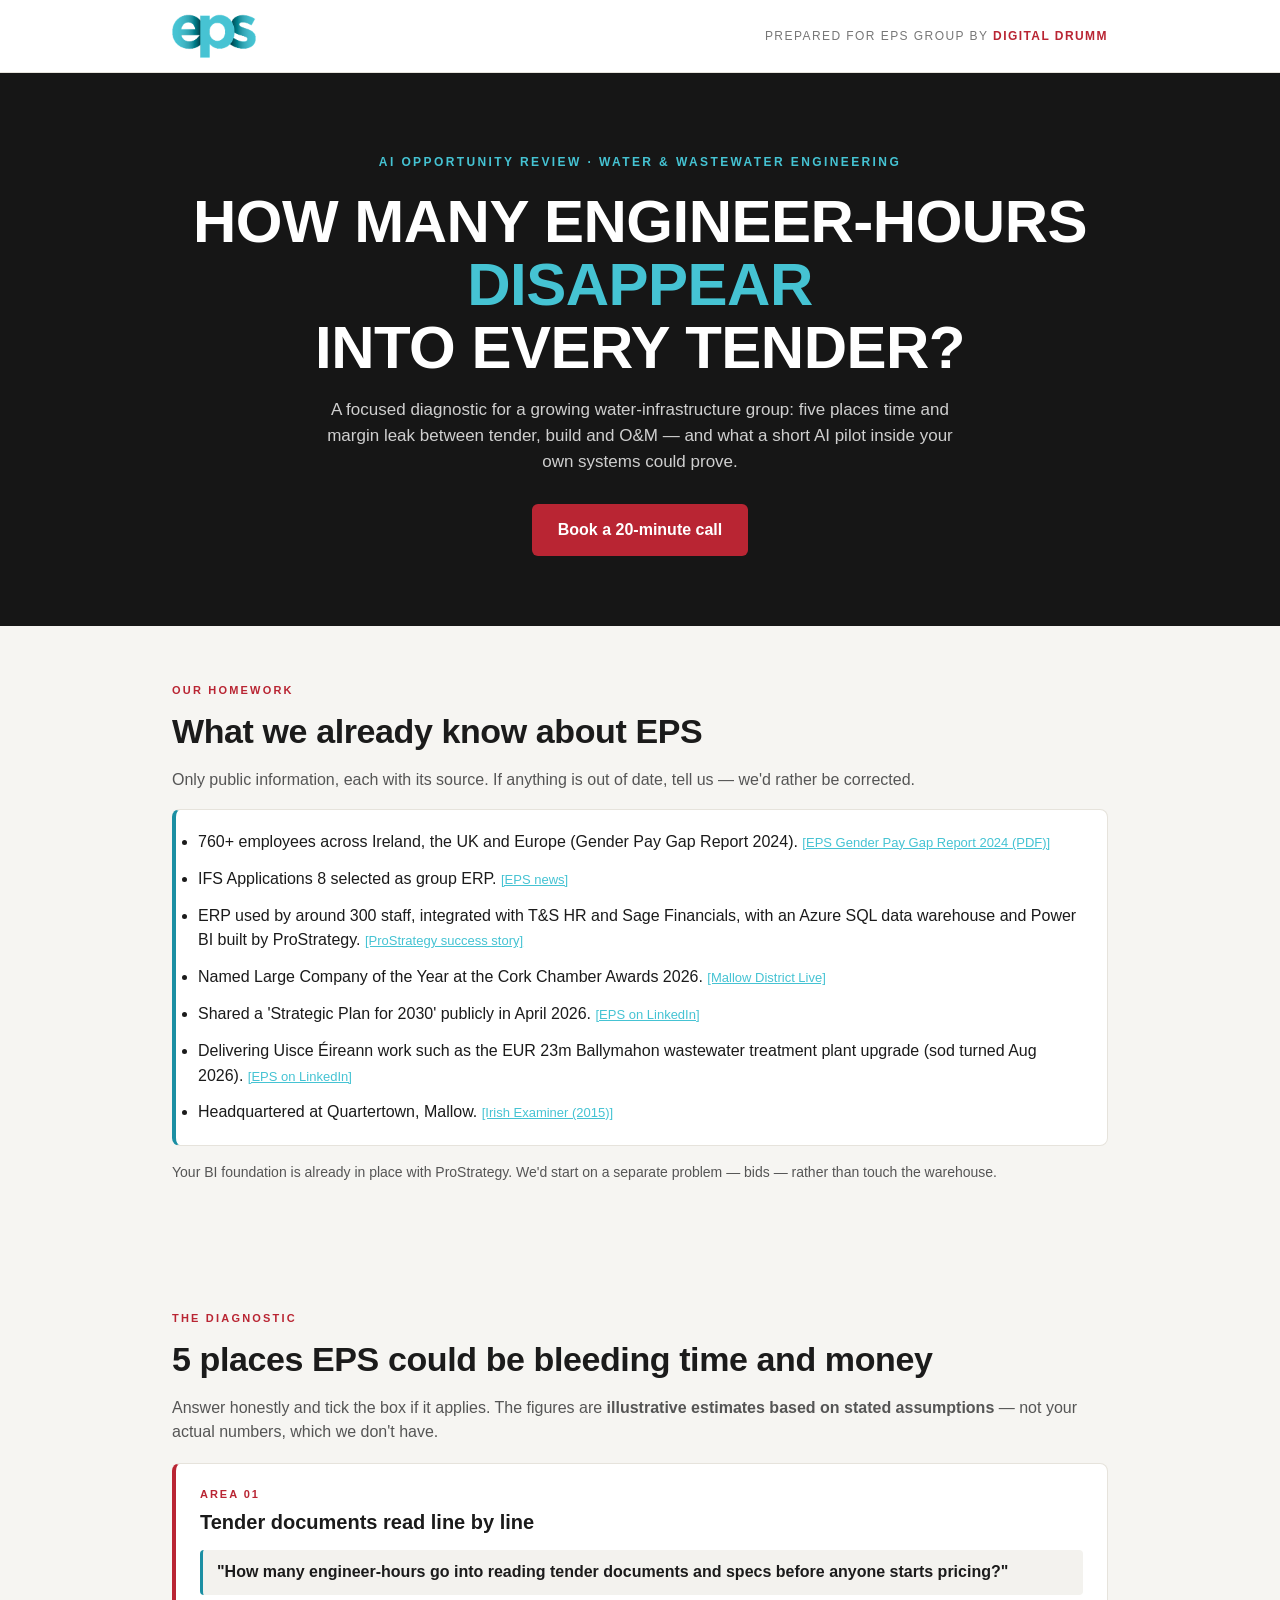
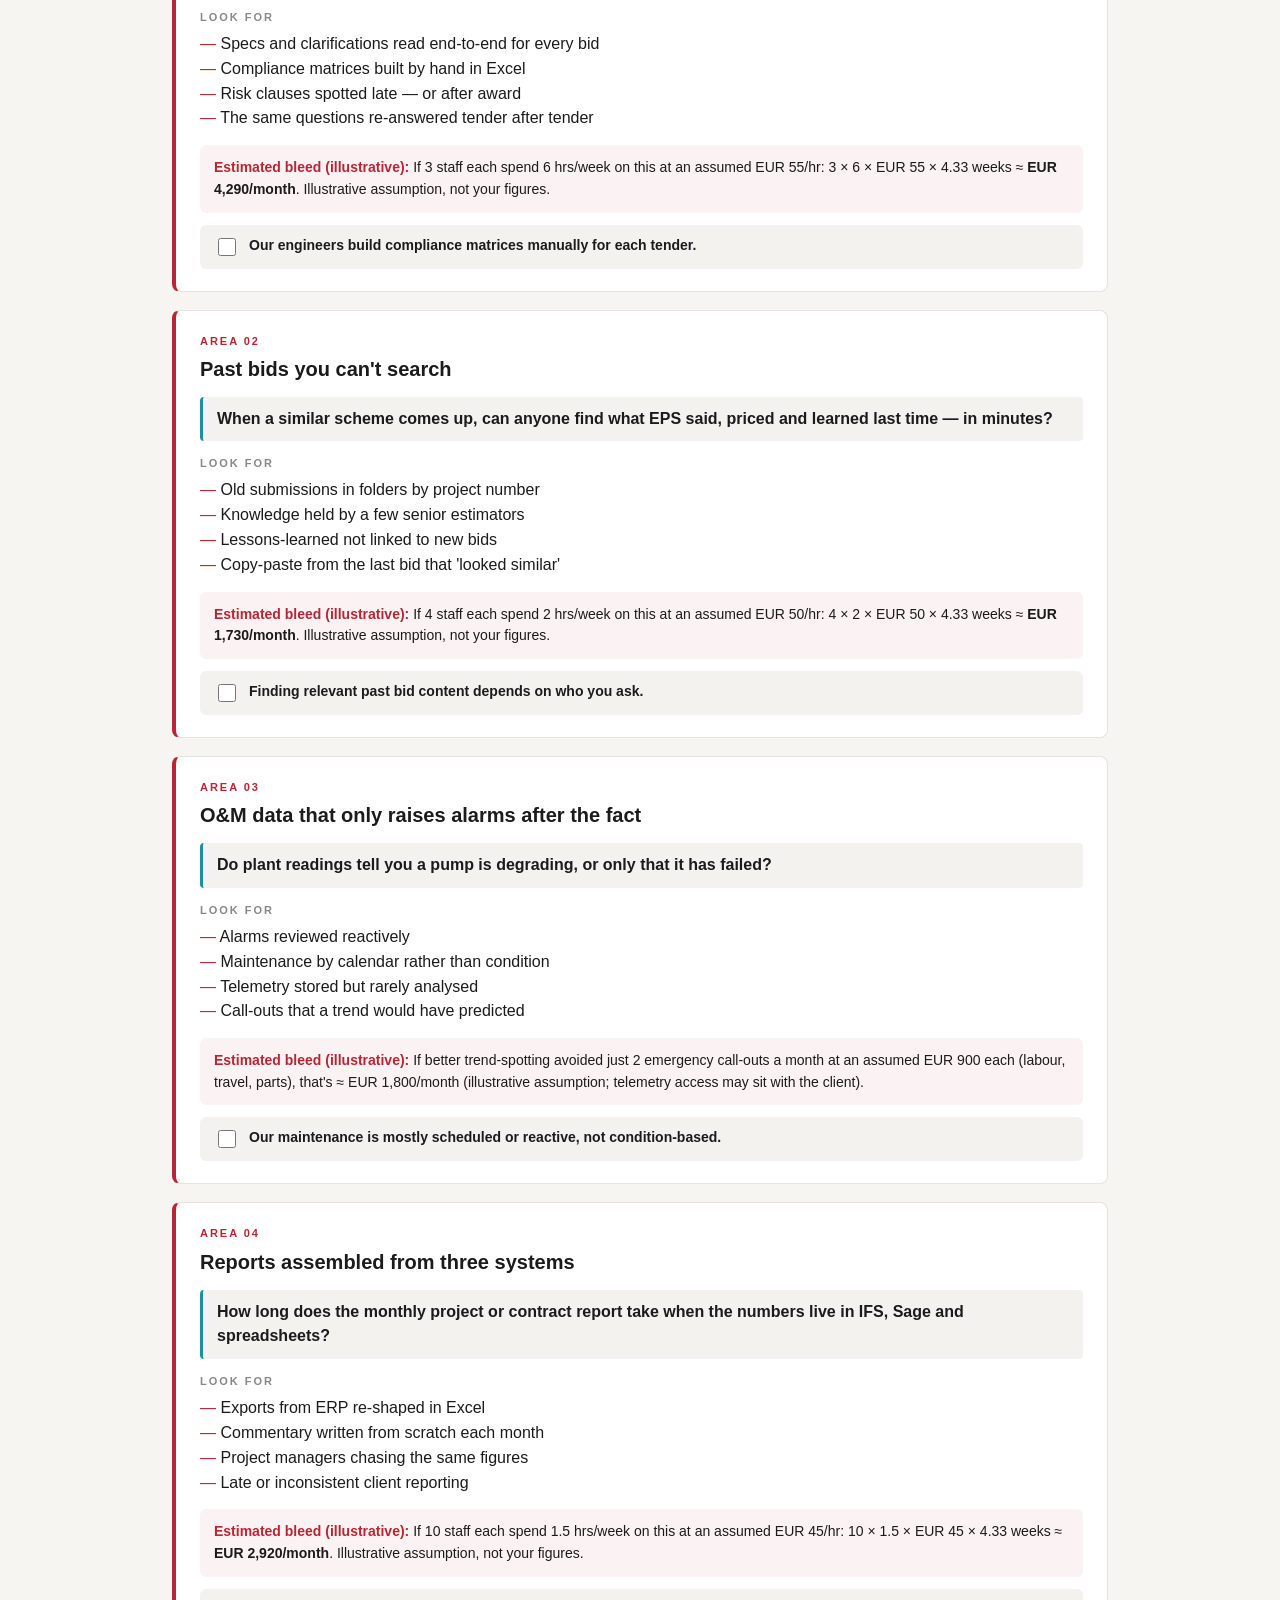
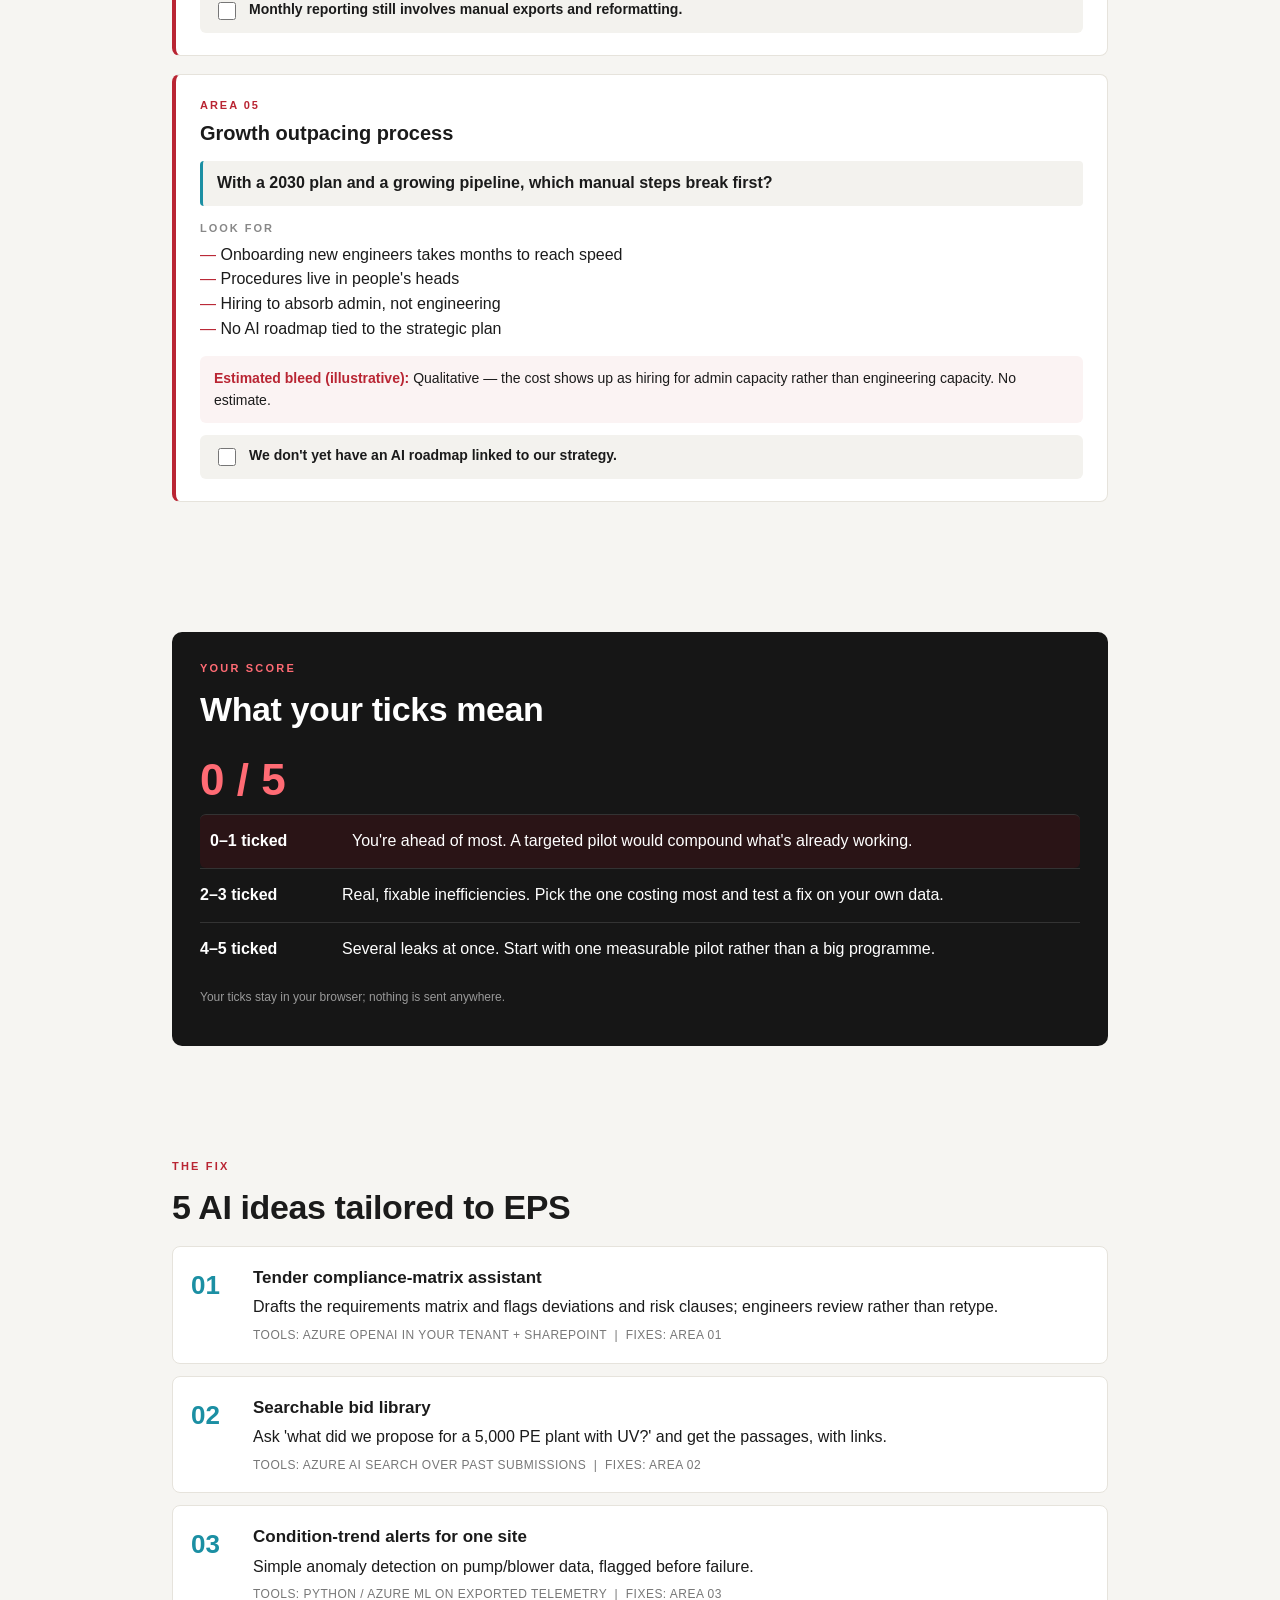
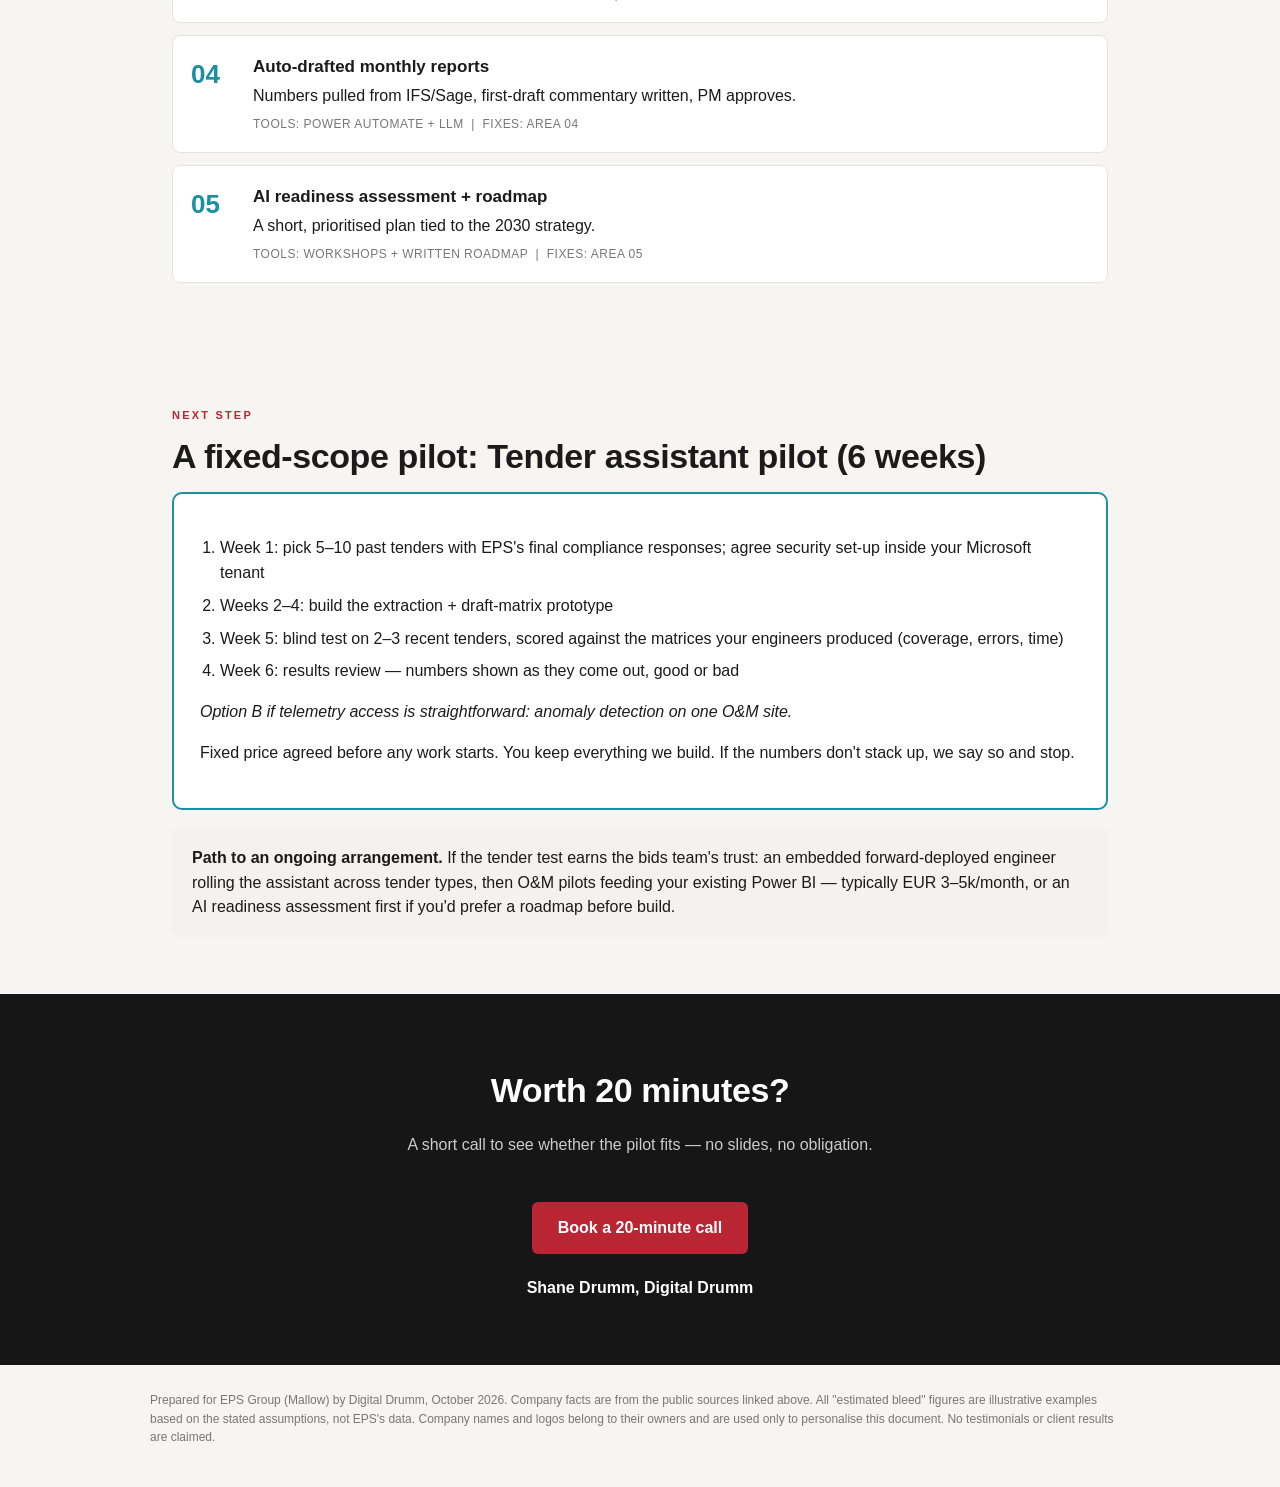
<file: p/9ncyel3tel6x/index.html>
<!doctype html><html lang="en-IE"><head><meta charset="utf-8"><meta name="viewport" content="width=device-width,initial-scale=1">
<meta name="robots" content="noindex,nofollow"><title>EPS Group · AI opportunity review · Digital Drumm</title>
<style>:root{--c1:#1b8fa3;--c2:#45c3d3;--c2h:#45c3d3}
*{box-sizing:border-box}body{margin:0;font-family:Inter,-apple-system,Segoe UI,Roboto,Helvetica,Arial,sans-serif;color:#1b1b1b;background:#f6f5f2;line-height:1.55}
a{color:var(--c2)}.wrap{max-width:980px;margin:0 auto;padding:0 22px}
.cobrand{background:#fff;border-bottom:1px solid #e6e3dc}.cobrand .wrap{display:flex;align-items:center;justify-content:space-between;gap:16px;padding:14px 22px;flex-wrap:wrap}
.cobrand img{max-height:44px;max-width:220px}.wm{font-weight:800;font-size:20px;color:var(--c1);letter-spacing:-.3px}
.prep{font-size:12px;letter-spacing:.12em;text-transform:uppercase;color:#777}.prep b{color:#B92533}
.hero{background:#161616;color:#fff;padding:80px 0 70px;text-align:center}
.kick{color:var(--c2h);font-size:12px;letter-spacing:.2em;text-transform:uppercase;font-weight:700}
.hero h1{font-size:clamp(34px,6vw,60px);line-height:1.05;margin:18px 0;font-weight:900;text-transform:uppercase;letter-spacing:-.5px}
.hero h1 span{color:var(--c2h)}.hero p{max-width:640px;margin:0 auto;color:#cfcfcf;font-size:17px}
.btn{display:inline-block;background:#B92533;color:#fff;text-decoration:none;font-weight:700;padding:14px 26px;border-radius:6px;margin-top:28px}
.btn.alt{background:var(--c1)}
section{padding:56px 0}.eyebrow{color:#B92533;font-size:11px;letter-spacing:.2em;font-weight:800;text-transform:uppercase}
h2{font-size:clamp(24px,3.5vw,34px);margin:6px 0 10px;letter-spacing:-.4px}.lead{color:#555;margin-top:0}
.facts{background:#fff;border:1px solid #e6e3dc;border-left:4px solid var(--c1);border-radius:8px;padding:8px 22px}
.facts li{margin:12px 0}.facts .src{font-size:13px;white-space:nowrap}.note{font-size:14px;color:#555;margin-top:14px}
.area{background:#fff;border:1px solid #e6e3dc;border-left:4px solid #B92533;border-radius:8px;padding:22px 24px;margin:18px 0}
.area .n{color:#B92533;font-size:11px;font-weight:800;letter-spacing:.18em}.area h3{margin:4px 0 12px;font-size:20px}
.q{background:#f3f2ee;border-left:3px solid var(--c1);padding:10px 14px;font-weight:600;margin:0 0 14px;border-radius:4px}
.lf{font-size:11px;letter-spacing:.18em;color:#888;font-weight:700}.area ul{list-style:none;padding:0;margin:6px 0 14px}.area ul li:before{content:"— ";color:#B92533}
.bleed{background:#fbf3f3;border-radius:6px;padding:12px 14px;font-size:14px}.bleed b{color:#B92533}
.chk{display:flex;gap:10px;align-items:flex-start;background:#f3f2ee;margin-top:12px;padding:10px 14px;border-radius:6px;font-weight:600;font-size:14px;cursor:pointer}
.chk input{margin-top:3px;width:18px;height:18px;accent-color:#B92533}
.score{background:#161616;color:#fff;border-radius:10px;padding:28px}.score .big{font-size:44px;font-weight:900;color:#ff6b74}
.tier{display:grid;grid-template-columns:130px 1fr;gap:12px;border-top:1px solid #333;padding:14px 0}.tier b{color:#fff}.tier.on{background:#2a1416;border-radius:6px;padding:14px 10px}
.idea{display:grid;grid-template-columns:48px 1fr;gap:14px;background:#fff;border:1px solid #e6e3dc;border-radius:8px;padding:18px;margin:12px 0}
.idea .num{font-size:26px;font-weight:900;color:var(--c1)}.idea h4{margin:0 0 4px;font-size:17px}.meta{font-size:12px;color:#777;letter-spacing:.04em;margin-top:6px;text-transform:uppercase}
.pilot{background:#fff;border:2px solid var(--c1);border-radius:10px;padding:26px}.pilot ol{padding-left:20px}.pilot li{margin:8px 0}
.ret{background:#f3f2ee;border-radius:8px;padding:18px 20px;margin-top:18px}
.cta{background:#161616;color:#fff;text-align:center;padding:64px 0}.cta h2{color:#fff}.cta p{color:#ccc}
.sig{margin-top:22px;font-weight:700}.disc{font-size:12px;color:#777;padding:26px 0 40px}
@media(max-width:640px){.tier{grid-template-columns:1fr}.hero{padding:56px 0}.idea{grid-template-columns:1fr}}
</style></head><body>
<div class="cobrand"><div class="wrap"><img src="assets/logo.png" alt="EPS Group logo"><div class="prep">Prepared for EPS Group by <b>Digital Drumm</b></div></div></div>
<header class="hero"><div class="wrap"><div class="kick">AI opportunity review · Water &amp; wastewater engineering</div>
<h1>How many engineer-hours<br><span>disappear</span><br>into every tender?</h1><p>A focused diagnostic for a growing water-infrastructure group: five places time and margin leak between tender, build and O&amp;M — and what a short AI pilot inside your own systems could prove.</p>
<a class="btn" href="#book">Book a 20-minute call</a></div></header>
<main class="wrap">
<section><div class="eyebrow">Our homework</div><h2>What we already know about EPS</h2>
<p class="lead">Only public information, each with its source. If anything is out of date, tell us — we'd rather be corrected.</p>
<ul class="facts"><li>760+ employees across Ireland, the UK and Europe (Gender Pay Gap Report 2024). <a class="src" href="https://epswater.ie/wp-content/uploads/2025/01/EPS-Gender-Pay-Gap-Report-2024.pdf" target="_blank" rel="noopener">[EPS Gender Pay Gap Report 2024 (PDF)]</a></li><li>IFS Applications 8 selected as group ERP. <a class="src" href="https://epswater.ie/media/eps-group-selects-ifs-applications-8-to-improve-efficiencies/" target="_blank" rel="noopener">[EPS news]</a></li><li>ERP used by around 300 staff, integrated with T&amp;S HR and Sage Financials, with an Azure SQL data warehouse and Power BI built by ProStrategy. <a class="src" href="https://www.prostrategy.ie/our-clients/success-stories/eps-group/" target="_blank" rel="noopener">[ProStrategy success story]</a></li><li>Named Large Company of the Year at the Cork Chamber Awards 2026. <a class="src" href="https://mallowdistrict.live/mallow-based-eps-group-named-large-company-of-the-year-at-cork-chamber-awards-2026/" target="_blank" rel="noopener">[Mallow District Live]</a></li><li>Shared a &#x27;Strategic Plan for 2030&#x27; publicly in April 2026. <a class="src" href="https://www.linkedin.com/posts/eps-group_rethinkingwater-activity-7444979504760102913-WAyR" target="_blank" rel="noopener">[EPS on LinkedIn]</a></li><li>Delivering Uisce Éireann work such as the EUR 23m Ballymahon wastewater treatment plant upgrade (sod turned Aug 2026). <a class="src" href="https://www.linkedin.com/posts/eps-group_rethinkingwater-activity-7495409059383181312-92dr" target="_blank" rel="noopener">[EPS on LinkedIn]</a></li><li>Headquartered at Quartertown, Mallow. <a class="src" href="https://www.irishexaminer.com/news/arid-20324254.html" target="_blank" rel="noopener">[Irish Examiner (2015)]</a></li></ul><p class="note">Your BI foundation is already in place with ProStrategy. We&#x27;d start on a separate problem — bids — rather than touch the warehouse.</p></section>
<section><div class="eyebrow">The diagnostic</div><h2>5 places EPS could be bleeding time and money</h2>
<p class="lead">Answer honestly and tick the box if it applies. The figures are <strong>illustrative estimates based on stated assumptions</strong> — not your actual numbers, which we don't have.</p>
<div class="area"><div class="n">AREA 01</div><h3>Tender documents read line by line</h3><p class="q">&quot;How many engineer-hours go into reading tender documents and specs before anyone starts pricing?&quot;</p><div class="lf">LOOK FOR</div><ul><li>Specs and clarifications read end-to-end for every bid</li><li>Compliance matrices built by hand in Excel</li><li>Risk clauses spotted late — or after award</li><li>The same questions re-answered tender after tender</li></ul>
<div class="bleed"><b>Estimated bleed (illustrative):</b> If 3 staff each spend 6 hrs/week on this at an assumed EUR 55/hr: 3 × 6 × EUR 55 × 4.33 weeks ≈ <strong>EUR 4,290/month</strong>. Illustrative assumption, not your figures.</div>
<label class="chk"><input type="checkbox" class="sc"> Our engineers build compliance matrices manually for each tender.</label></div><div class="area"><div class="n">AREA 02</div><h3>Past bids you can&#x27;t search</h3><p class="q">When a similar scheme comes up, can anyone find what EPS said, priced and learned last time — in minutes?</p><div class="lf">LOOK FOR</div><ul><li>Old submissions in folders by project number</li><li>Knowledge held by a few senior estimators</li><li>Lessons-learned not linked to new bids</li><li>Copy-paste from the last bid that &#x27;looked similar&#x27;</li></ul>
<div class="bleed"><b>Estimated bleed (illustrative):</b> If 4 staff each spend 2 hrs/week on this at an assumed EUR 50/hr: 4 × 2 × EUR 50 × 4.33 weeks ≈ <strong>EUR 1,730/month</strong>. Illustrative assumption, not your figures.</div>
<label class="chk"><input type="checkbox" class="sc"> Finding relevant past bid content depends on who you ask.</label></div><div class="area"><div class="n">AREA 03</div><h3>O&amp;M data that only raises alarms after the fact</h3><p class="q">Do plant readings tell you a pump is degrading, or only that it has failed?</p><div class="lf">LOOK FOR</div><ul><li>Alarms reviewed reactively</li><li>Maintenance by calendar rather than condition</li><li>Telemetry stored but rarely analysed</li><li>Call-outs that a trend would have predicted</li></ul>
<div class="bleed"><b>Estimated bleed (illustrative):</b> If better trend-spotting avoided just 2 emergency call-outs a month at an assumed EUR 900 each (labour, travel, parts), that&#x27;s ≈ EUR 1,800/month (illustrative assumption; telemetry access may sit with the client).</div>
<label class="chk"><input type="checkbox" class="sc"> Our maintenance is mostly scheduled or reactive, not condition-based.</label></div><div class="area"><div class="n">AREA 04</div><h3>Reports assembled from three systems</h3><p class="q">How long does the monthly project or contract report take when the numbers live in IFS, Sage and spreadsheets?</p><div class="lf">LOOK FOR</div><ul><li>Exports from ERP re-shaped in Excel</li><li>Commentary written from scratch each month</li><li>Project managers chasing the same figures</li><li>Late or inconsistent client reporting</li></ul>
<div class="bleed"><b>Estimated bleed (illustrative):</b> If 10 staff each spend 1.5 hrs/week on this at an assumed EUR 45/hr: 10 × 1.5 × EUR 45 × 4.33 weeks ≈ <strong>EUR 2,920/month</strong>. Illustrative assumption, not your figures.</div>
<label class="chk"><input type="checkbox" class="sc"> Monthly reporting still involves manual exports and reformatting.</label></div><div class="area"><div class="n">AREA 05</div><h3>Growth outpacing process</h3><p class="q">With a 2030 plan and a growing pipeline, which manual steps break first?</p><div class="lf">LOOK FOR</div><ul><li>Onboarding new engineers takes months to reach speed</li><li>Procedures live in people&#x27;s heads</li><li>Hiring to absorb admin, not engineering</li><li>No AI roadmap tied to the strategic plan</li></ul>
<div class="bleed"><b>Estimated bleed (illustrative):</b> Qualitative — the cost shows up as hiring for admin capacity rather than engineering capacity. No estimate.</div>
<label class="chk"><input type="checkbox" class="sc"> We don&#x27;t yet have an AI roadmap linked to our strategy.</label></div></section>
<section><div class="score"><div class="eyebrow" style="color:#ff6b74">Your score</div><h2 style="color:#fff">What your ticks mean</h2>
<div class="big"><span id="cnt">0</span> / 5</div>
<div class="tier" data-t="0"><b>0–1 ticked</b><span>You're ahead of most. A targeted pilot would compound what's already working.</span></div>
<div class="tier" data-t="2"><b>2–3 ticked</b><span>Real, fixable inefficiencies. Pick the one costing most and test a fix on your own data.</span></div>
<div class="tier" data-t="4"><b>4–5 ticked</b><span>Several leaks at once. Start with one measurable pilot rather than a big programme.</span></div>
<p style="font-size:12px;color:#999">Your ticks stay in your browser; nothing is sent anywhere.</p></div></section>
<section><div class="eyebrow">The fix</div><h2>5 AI ideas tailored to EPS</h2><div class="idea"><div class="num">01</div><div><h4>Tender compliance-matrix assistant</h4><div>Drafts the requirements matrix and flags deviations and risk clauses; engineers review rather than retype.</div><div class="meta">Tools: Azure OpenAI in your tenant + SharePoint &nbsp;|&nbsp; Fixes: Area 01</div></div></div><div class="idea"><div class="num">02</div><div><h4>Searchable bid library</h4><div>Ask &#x27;what did we propose for a 5,000 PE plant with UV?&#x27; and get the passages, with links.</div><div class="meta">Tools: Azure AI Search over past submissions &nbsp;|&nbsp; Fixes: Area 02</div></div></div><div class="idea"><div class="num">03</div><div><h4>Condition-trend alerts for one site</h4><div>Simple anomaly detection on pump/blower data, flagged before failure.</div><div class="meta">Tools: Python / Azure ML on exported telemetry &nbsp;|&nbsp; Fixes: Area 03</div></div></div><div class="idea"><div class="num">04</div><div><h4>Auto-drafted monthly reports</h4><div>Numbers pulled from IFS/Sage, first-draft commentary written, PM approves.</div><div class="meta">Tools: Power Automate + LLM &nbsp;|&nbsp; Fixes: Area 04</div></div></div><div class="idea"><div class="num">05</div><div><h4>AI readiness assessment + roadmap</h4><div>A short, prioritised plan tied to the 2030 strategy.</div><div class="meta">Tools: Workshops + written roadmap &nbsp;|&nbsp; Fixes: Area 05</div></div></div></section>
<section><div class="eyebrow">Next step</div><h2>A fixed-scope pilot: Tender assistant pilot (6 weeks)</h2>
<div class="pilot"><ol><li>Week 1: pick 5–10 past tenders with EPS&#x27;s final compliance responses; agree security set-up inside your Microsoft tenant</li><li>Weeks 2–4: build the extraction + draft-matrix prototype</li><li>Week 5: blind test on 2–3 recent tenders, scored against the matrices your engineers produced (coverage, errors, time)</li><li>Week 6: results review — numbers shown as they come out, good or bad</li></ol><p><em>Option B if telemetry access is straightforward: anomaly detection on one O&amp;M site.</em></p><p>Fixed price agreed before any work starts. You keep everything we build. If the numbers don't stack up, we say so and stop.</p></div>
<div class="ret"><strong>Path to an ongoing arrangement.</strong> If the tender test earns the bids team&#x27;s trust: an embedded forward-deployed engineer rolling the assistant across tender types, then O&amp;M pilots feeding your existing Power BI — typically EUR 3–5k/month, or an AI readiness assessment first if you&#x27;d prefer a roadmap before build.</div></section>
</main>
<div class="cta"><div class="wrap"><h2>Worth 20 minutes?</h2><p>A short call to see whether the pilot fits — no slides, no obligation.</p>
<a class="btn" href="#book">Book a 20-minute call</a><div class="sig">Shane Drumm, Digital Drumm</div></div></div>
<div class="wrap disc">Prepared for EPS Group (Mallow) by Digital Drumm, October 2026. Company facts are from the public sources linked above. All "estimated bleed" figures are illustrative examples based on the stated assumptions, not EPS's data. Company names and logos belong to their owners and are used only to personalise this document. No testimonials or client results are claimed.</div>
<script>var b=document.querySelectorAll('.sc'),c=document.getElementById('cnt'),t=document.querySelectorAll('.tier');function u(){var n=0;b.forEach(function(x){if(x.checked)n++});c.textContent=n;t.forEach(function(x){var k=+x.dataset.t;x.classList.toggle('on',n>=k&&n<=k+1)})}b.forEach(function(x){x.addEventListener('change',u)});u();</script>
</body></html>
</file>
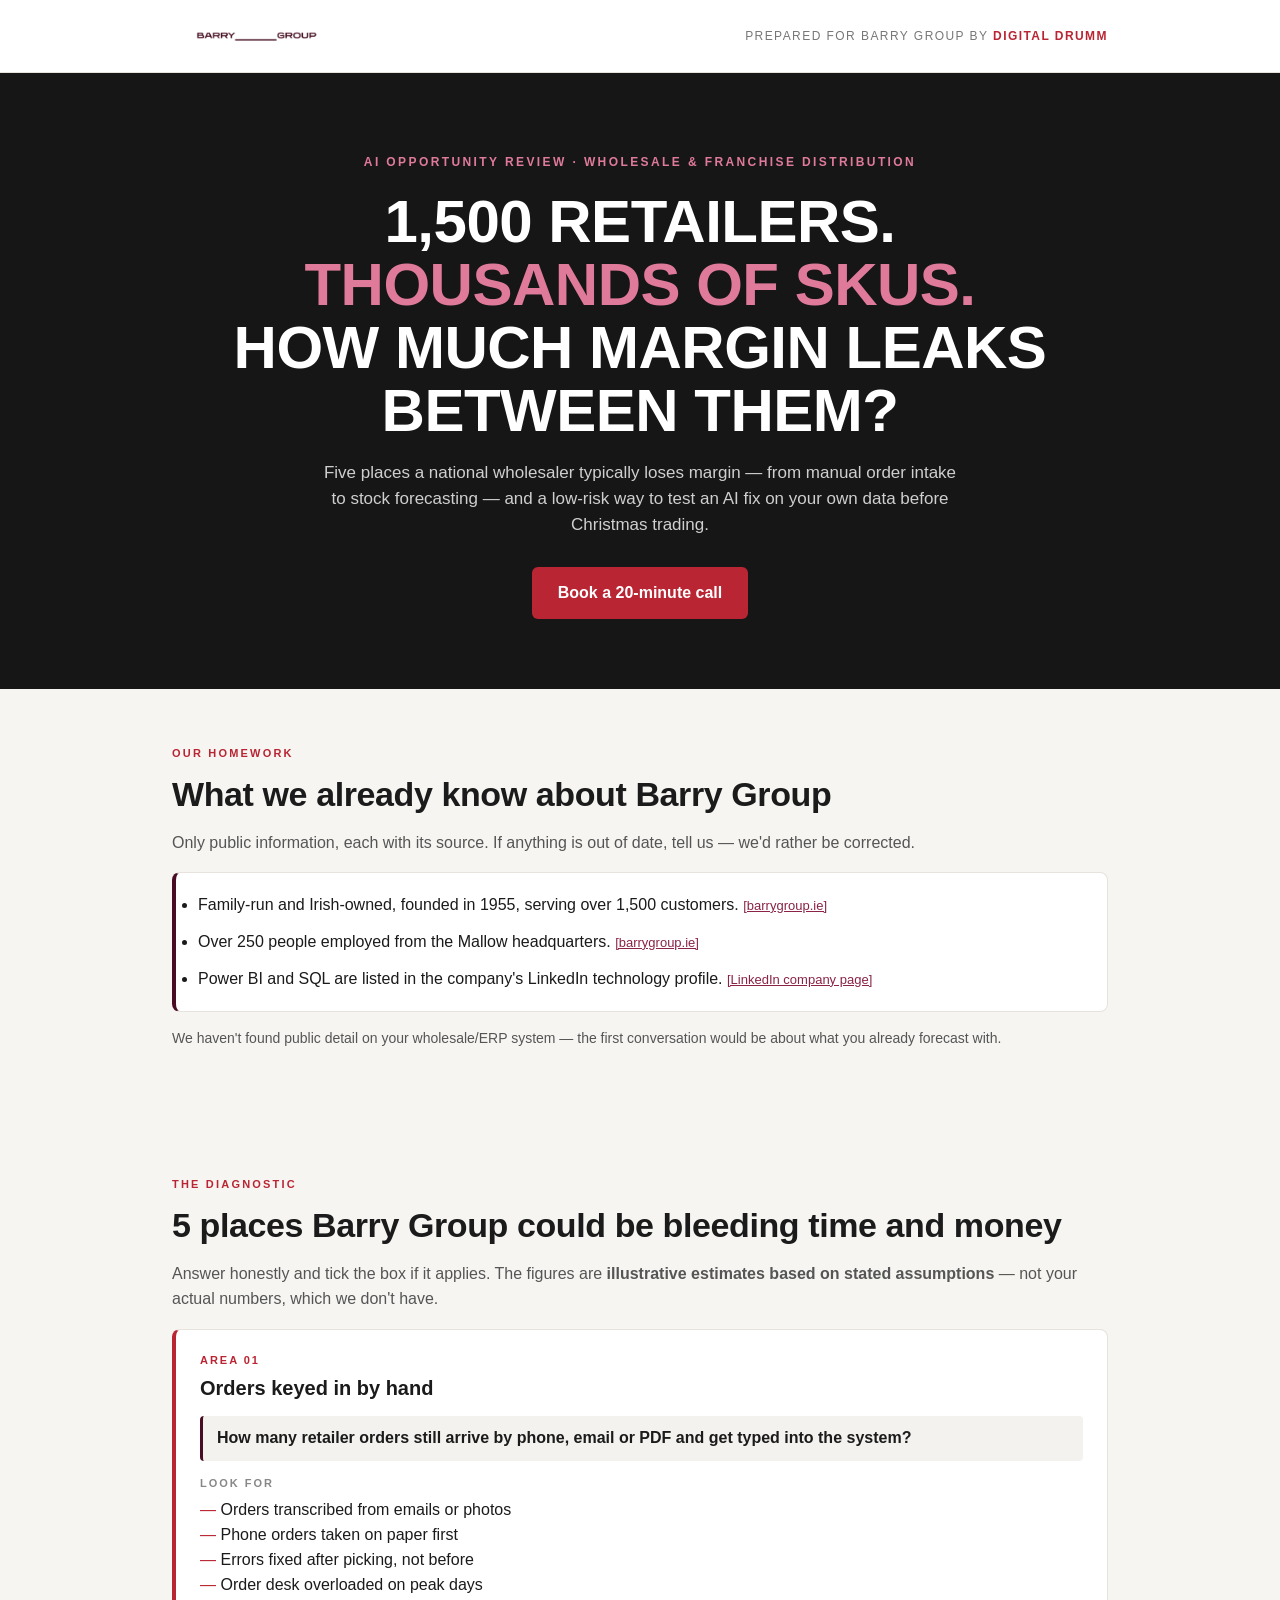
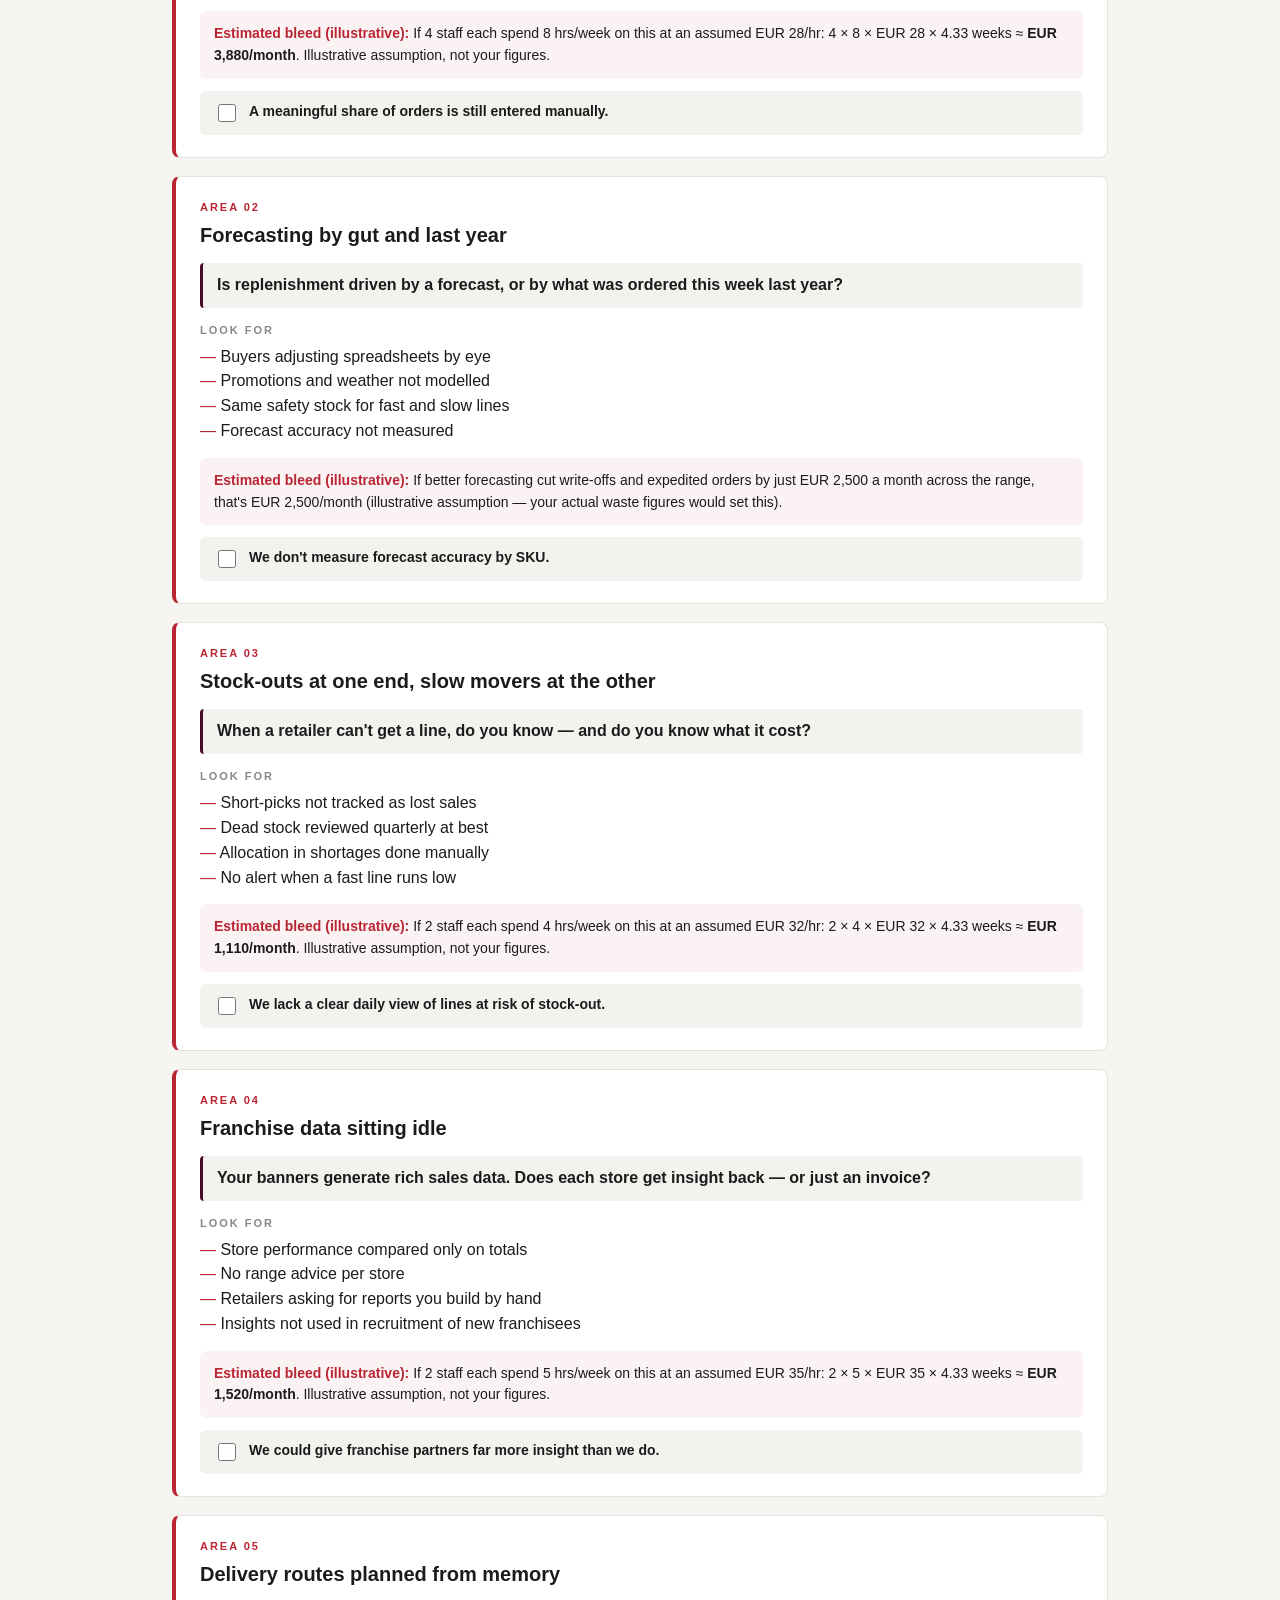
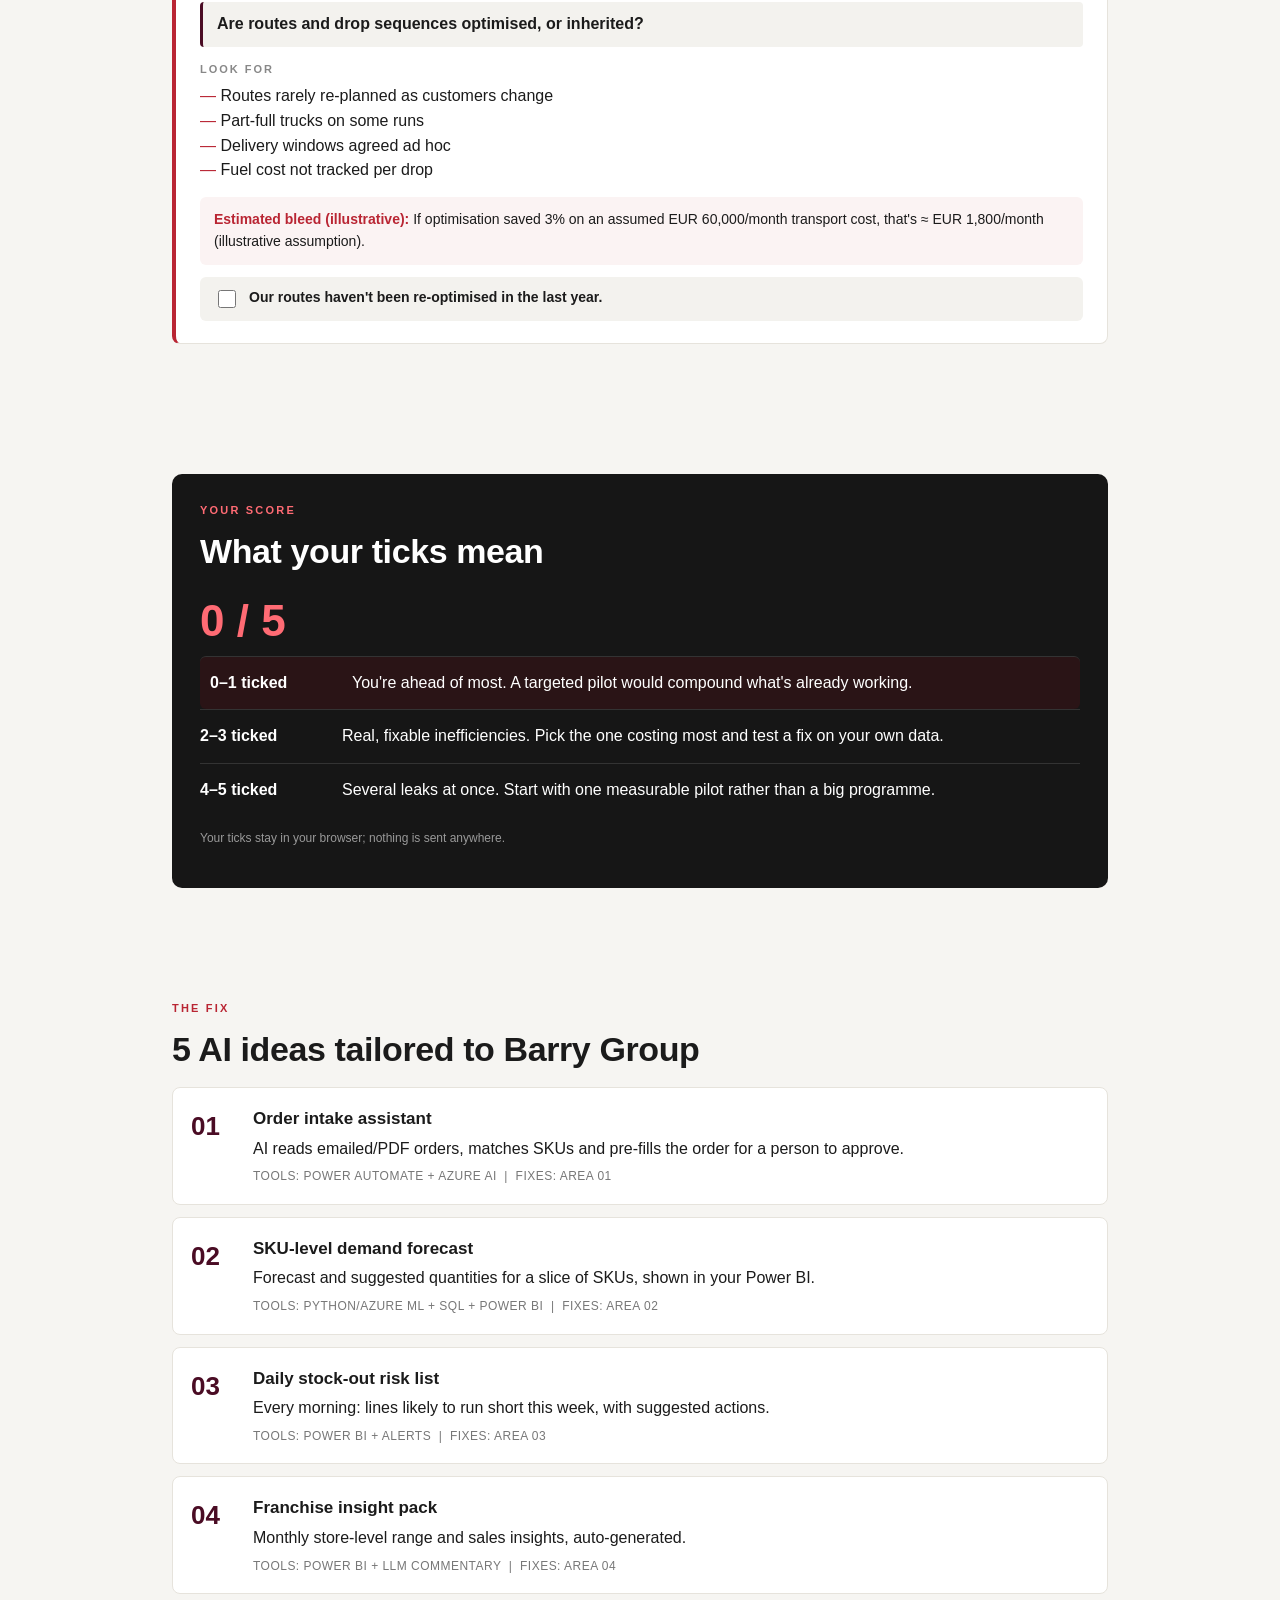
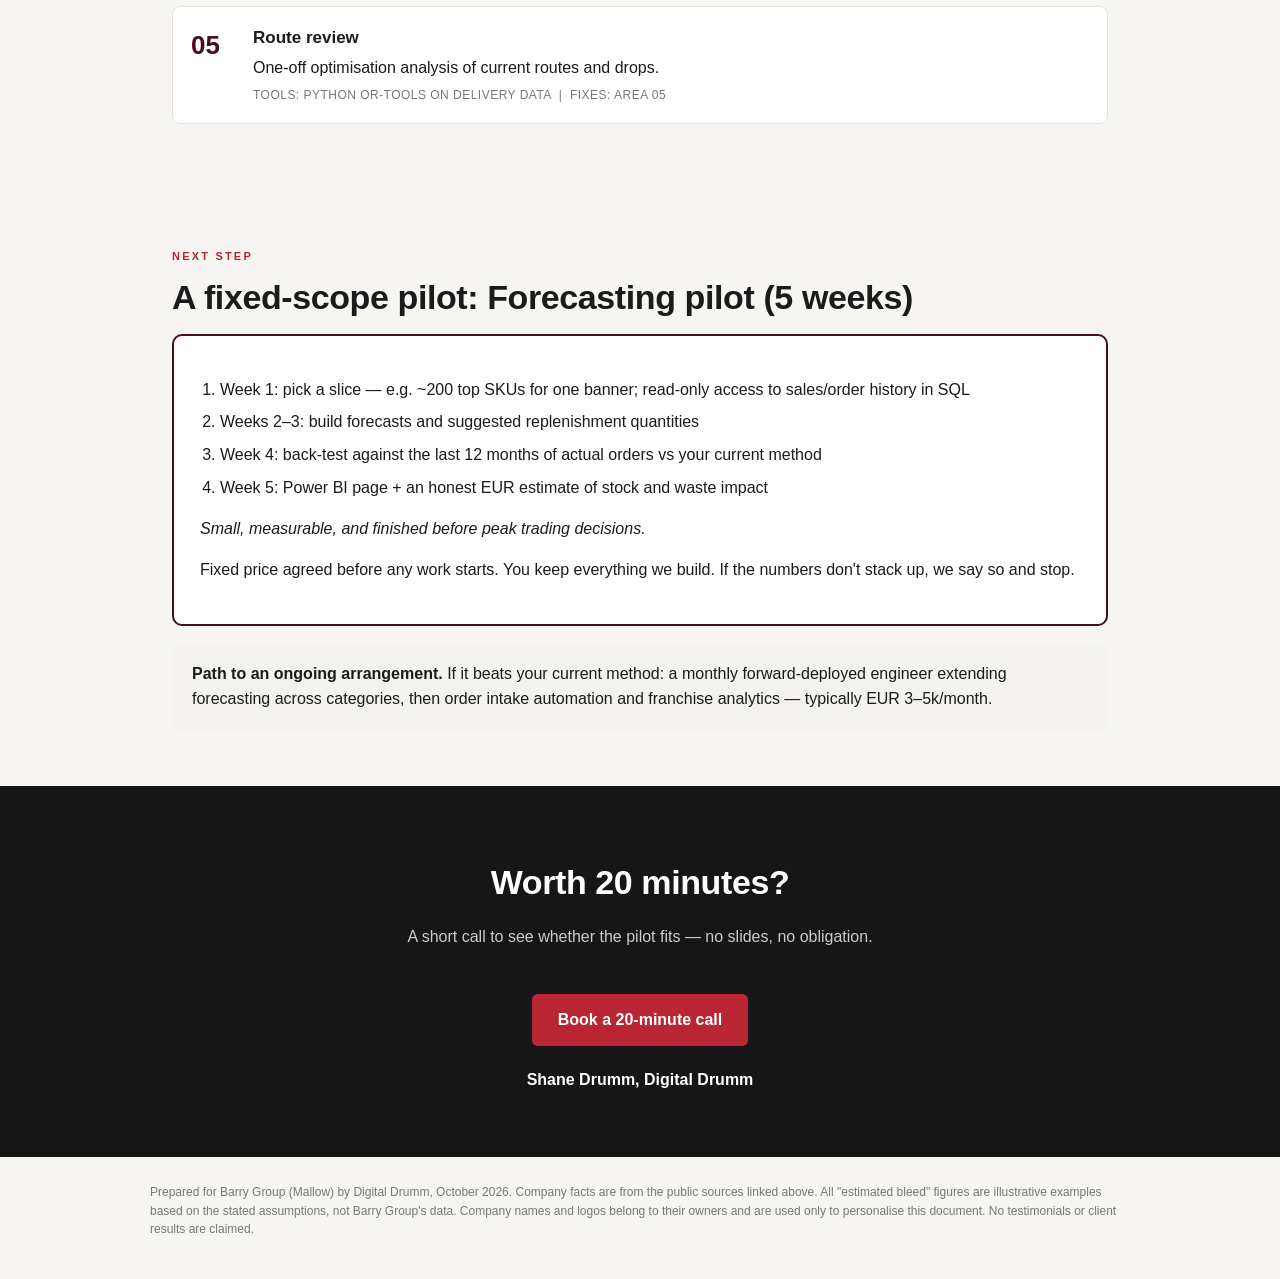
<file: p/el6lq0a9z2go/index.html>
<!doctype html><html lang="en-IE"><head><meta charset="utf-8"><meta name="viewport" content="width=device-width,initial-scale=1">
<meta name="robots" content="noindex,nofollow"><title>Barry Group · AI opportunity review · Digital Drumm</title>
<style>:root{--c1:#4a0c24;--c2:#8a2346;--c2h:#e07a9a}
*{box-sizing:border-box}body{margin:0;font-family:Inter,-apple-system,Segoe UI,Roboto,Helvetica,Arial,sans-serif;color:#1b1b1b;background:#f6f5f2;line-height:1.55}
a{color:var(--c2)}.wrap{max-width:980px;margin:0 auto;padding:0 22px}
.cobrand{background:#fff;border-bottom:1px solid #e6e3dc}.cobrand .wrap{display:flex;align-items:center;justify-content:space-between;gap:16px;padding:14px 22px;flex-wrap:wrap}
.cobrand img{max-height:44px;max-width:220px}.wm{font-weight:800;font-size:20px;color:var(--c1);letter-spacing:-.3px}
.prep{font-size:12px;letter-spacing:.12em;text-transform:uppercase;color:#777}.prep b{color:#B92533}
.hero{background:#161616;color:#fff;padding:80px 0 70px;text-align:center}
.kick{color:var(--c2h);font-size:12px;letter-spacing:.2em;text-transform:uppercase;font-weight:700}
.hero h1{font-size:clamp(34px,6vw,60px);line-height:1.05;margin:18px 0;font-weight:900;text-transform:uppercase;letter-spacing:-.5px}
.hero h1 span{color:var(--c2h)}.hero p{max-width:640px;margin:0 auto;color:#cfcfcf;font-size:17px}
.btn{display:inline-block;background:#B92533;color:#fff;text-decoration:none;font-weight:700;padding:14px 26px;border-radius:6px;margin-top:28px}
.btn.alt{background:var(--c1)}
section{padding:56px 0}.eyebrow{color:#B92533;font-size:11px;letter-spacing:.2em;font-weight:800;text-transform:uppercase}
h2{font-size:clamp(24px,3.5vw,34px);margin:6px 0 10px;letter-spacing:-.4px}.lead{color:#555;margin-top:0}
.facts{background:#fff;border:1px solid #e6e3dc;border-left:4px solid var(--c1);border-radius:8px;padding:8px 22px}
.facts li{margin:12px 0}.facts .src{font-size:13px;white-space:nowrap}.note{font-size:14px;color:#555;margin-top:14px}
.area{background:#fff;border:1px solid #e6e3dc;border-left:4px solid #B92533;border-radius:8px;padding:22px 24px;margin:18px 0}
.area .n{color:#B92533;font-size:11px;font-weight:800;letter-spacing:.18em}.area h3{margin:4px 0 12px;font-size:20px}
.q{background:#f3f2ee;border-left:3px solid var(--c1);padding:10px 14px;font-weight:600;margin:0 0 14px;border-radius:4px}
.lf{font-size:11px;letter-spacing:.18em;color:#888;font-weight:700}.area ul{list-style:none;padding:0;margin:6px 0 14px}.area ul li:before{content:"— ";color:#B92533}
.bleed{background:#fbf3f3;border-radius:6px;padding:12px 14px;font-size:14px}.bleed b{color:#B92533}
.chk{display:flex;gap:10px;align-items:flex-start;background:#f3f2ee;margin-top:12px;padding:10px 14px;border-radius:6px;font-weight:600;font-size:14px;cursor:pointer}
.chk input{margin-top:3px;width:18px;height:18px;accent-color:#B92533}
.score{background:#161616;color:#fff;border-radius:10px;padding:28px}.score .big{font-size:44px;font-weight:900;color:#ff6b74}
.tier{display:grid;grid-template-columns:130px 1fr;gap:12px;border-top:1px solid #333;padding:14px 0}.tier b{color:#fff}.tier.on{background:#2a1416;border-radius:6px;padding:14px 10px}
.idea{display:grid;grid-template-columns:48px 1fr;gap:14px;background:#fff;border:1px solid #e6e3dc;border-radius:8px;padding:18px;margin:12px 0}
.idea .num{font-size:26px;font-weight:900;color:var(--c1)}.idea h4{margin:0 0 4px;font-size:17px}.meta{font-size:12px;color:#777;letter-spacing:.04em;margin-top:6px;text-transform:uppercase}
.pilot{background:#fff;border:2px solid var(--c1);border-radius:10px;padding:26px}.pilot ol{padding-left:20px}.pilot li{margin:8px 0}
.ret{background:#f3f2ee;border-radius:8px;padding:18px 20px;margin-top:18px}
.cta{background:#161616;color:#fff;text-align:center;padding:64px 0}.cta h2{color:#fff}.cta p{color:#ccc}
.sig{margin-top:22px;font-weight:700}.disc{font-size:12px;color:#777;padding:26px 0 40px}
@media(max-width:640px){.tier{grid-template-columns:1fr}.hero{padding:56px 0}.idea{grid-template-columns:1fr}}
</style></head><body>
<div class="cobrand"><div class="wrap"><img src="assets/logo.png" alt="Barry Group logo"><div class="prep">Prepared for Barry Group by <b>Digital Drumm</b></div></div></div>
<header class="hero"><div class="wrap"><div class="kick">AI opportunity review · Wholesale &amp; franchise distribution</div>
<h1>1,500 retailers.<br><span>Thousands of SKUs.</span><br>How much margin leaks between them?</h1><p>Five places a national wholesaler typically loses margin — from manual order intake to stock forecasting — and a low-risk way to test an AI fix on your own data before Christmas trading.</p>
<a class="btn" href="#book">Book a 20-minute call</a></div></header>
<main class="wrap">
<section><div class="eyebrow">Our homework</div><h2>What we already know about Barry Group</h2>
<p class="lead">Only public information, each with its source. If anything is out of date, tell us — we'd rather be corrected.</p>
<ul class="facts"><li>Family-run and Irish-owned, founded in 1955, serving over 1,500 customers. <a class="src" href="https://barrygroup.ie/" target="_blank" rel="noopener">[barrygroup.ie]</a></li><li>Over 250 people employed from the Mallow headquarters. <a class="src" href="https://barrygroup.ie/" target="_blank" rel="noopener">[barrygroup.ie]</a></li><li>Power BI and SQL are listed in the company&#x27;s LinkedIn technology profile. <a class="src" href="https://linkedin.com/company/barry-group-mallow-co--cork" target="_blank" rel="noopener">[LinkedIn company page]</a></li></ul><p class="note">We haven&#x27;t found public detail on your wholesale/ERP system — the first conversation would be about what you already forecast with.</p></section>
<section><div class="eyebrow">The diagnostic</div><h2>5 places Barry Group could be bleeding time and money</h2>
<p class="lead">Answer honestly and tick the box if it applies. The figures are <strong>illustrative estimates based on stated assumptions</strong> — not your actual numbers, which we don't have.</p>
<div class="area"><div class="n">AREA 01</div><h3>Orders keyed in by hand</h3><p class="q">How many retailer orders still arrive by phone, email or PDF and get typed into the system?</p><div class="lf">LOOK FOR</div><ul><li>Orders transcribed from emails or photos</li><li>Phone orders taken on paper first</li><li>Errors fixed after picking, not before</li><li>Order desk overloaded on peak days</li></ul>
<div class="bleed"><b>Estimated bleed (illustrative):</b> If 4 staff each spend 8 hrs/week on this at an assumed EUR 28/hr: 4 × 8 × EUR 28 × 4.33 weeks ≈ <strong>EUR 3,880/month</strong>. Illustrative assumption, not your figures.</div>
<label class="chk"><input type="checkbox" class="sc"> A meaningful share of orders is still entered manually.</label></div><div class="area"><div class="n">AREA 02</div><h3>Forecasting by gut and last year</h3><p class="q">Is replenishment driven by a forecast, or by what was ordered this week last year?</p><div class="lf">LOOK FOR</div><ul><li>Buyers adjusting spreadsheets by eye</li><li>Promotions and weather not modelled</li><li>Same safety stock for fast and slow lines</li><li>Forecast accuracy not measured</li></ul>
<div class="bleed"><b>Estimated bleed (illustrative):</b> If better forecasting cut write-offs and expedited orders by just EUR 2,500 a month across the range, that&#x27;s EUR 2,500/month (illustrative assumption — your actual waste figures would set this).</div>
<label class="chk"><input type="checkbox" class="sc"> We don&#x27;t measure forecast accuracy by SKU.</label></div><div class="area"><div class="n">AREA 03</div><h3>Stock-outs at one end, slow movers at the other</h3><p class="q">When a retailer can&#x27;t get a line, do you know — and do you know what it cost?</p><div class="lf">LOOK FOR</div><ul><li>Short-picks not tracked as lost sales</li><li>Dead stock reviewed quarterly at best</li><li>Allocation in shortages done manually</li><li>No alert when a fast line runs low</li></ul>
<div class="bleed"><b>Estimated bleed (illustrative):</b> If 2 staff each spend 4 hrs/week on this at an assumed EUR 32/hr: 2 × 4 × EUR 32 × 4.33 weeks ≈ <strong>EUR 1,110/month</strong>. Illustrative assumption, not your figures.</div>
<label class="chk"><input type="checkbox" class="sc"> We lack a clear daily view of lines at risk of stock-out.</label></div><div class="area"><div class="n">AREA 04</div><h3>Franchise data sitting idle</h3><p class="q">Your banners generate rich sales data. Does each store get insight back — or just an invoice?</p><div class="lf">LOOK FOR</div><ul><li>Store performance compared only on totals</li><li>No range advice per store</li><li>Retailers asking for reports you build by hand</li><li>Insights not used in recruitment of new franchisees</li></ul>
<div class="bleed"><b>Estimated bleed (illustrative):</b> If 2 staff each spend 5 hrs/week on this at an assumed EUR 35/hr: 2 × 5 × EUR 35 × 4.33 weeks ≈ <strong>EUR 1,520/month</strong>. Illustrative assumption, not your figures.</div>
<label class="chk"><input type="checkbox" class="sc"> We could give franchise partners far more insight than we do.</label></div><div class="area"><div class="n">AREA 05</div><h3>Delivery routes planned from memory</h3><p class="q">Are routes and drop sequences optimised, or inherited?</p><div class="lf">LOOK FOR</div><ul><li>Routes rarely re-planned as customers change</li><li>Part-full trucks on some runs</li><li>Delivery windows agreed ad hoc</li><li>Fuel cost not tracked per drop</li></ul>
<div class="bleed"><b>Estimated bleed (illustrative):</b> If optimisation saved 3% on an assumed EUR 60,000/month transport cost, that&#x27;s ≈ EUR 1,800/month (illustrative assumption).</div>
<label class="chk"><input type="checkbox" class="sc"> Our routes haven&#x27;t been re-optimised in the last year.</label></div></section>
<section><div class="score"><div class="eyebrow" style="color:#ff6b74">Your score</div><h2 style="color:#fff">What your ticks mean</h2>
<div class="big"><span id="cnt">0</span> / 5</div>
<div class="tier" data-t="0"><b>0–1 ticked</b><span>You're ahead of most. A targeted pilot would compound what's already working.</span></div>
<div class="tier" data-t="2"><b>2–3 ticked</b><span>Real, fixable inefficiencies. Pick the one costing most and test a fix on your own data.</span></div>
<div class="tier" data-t="4"><b>4–5 ticked</b><span>Several leaks at once. Start with one measurable pilot rather than a big programme.</span></div>
<p style="font-size:12px;color:#999">Your ticks stay in your browser; nothing is sent anywhere.</p></div></section>
<section><div class="eyebrow">The fix</div><h2>5 AI ideas tailored to Barry Group</h2><div class="idea"><div class="num">01</div><div><h4>Order intake assistant</h4><div>AI reads emailed/PDF orders, matches SKUs and pre-fills the order for a person to approve.</div><div class="meta">Tools: Power Automate + Azure AI &nbsp;|&nbsp; Fixes: Area 01</div></div></div><div class="idea"><div class="num">02</div><div><h4>SKU-level demand forecast</h4><div>Forecast and suggested quantities for a slice of SKUs, shown in your Power BI.</div><div class="meta">Tools: Python/Azure ML + SQL + Power BI &nbsp;|&nbsp; Fixes: Area 02</div></div></div><div class="idea"><div class="num">03</div><div><h4>Daily stock-out risk list</h4><div>Every morning: lines likely to run short this week, with suggested actions.</div><div class="meta">Tools: Power BI + alerts &nbsp;|&nbsp; Fixes: Area 03</div></div></div><div class="idea"><div class="num">04</div><div><h4>Franchise insight pack</h4><div>Monthly store-level range and sales insights, auto-generated.</div><div class="meta">Tools: Power BI + LLM commentary &nbsp;|&nbsp; Fixes: Area 04</div></div></div><div class="idea"><div class="num">05</div><div><h4>Route review</h4><div>One-off optimisation analysis of current routes and drops.</div><div class="meta">Tools: Python OR-tools on delivery data &nbsp;|&nbsp; Fixes: Area 05</div></div></div></section>
<section><div class="eyebrow">Next step</div><h2>A fixed-scope pilot: Forecasting pilot (5 weeks)</h2>
<div class="pilot"><ol><li>Week 1: pick a slice — e.g. ~200 top SKUs for one banner; read-only access to sales/order history in SQL</li><li>Weeks 2–3: build forecasts and suggested replenishment quantities</li><li>Week 4: back-test against the last 12 months of actual orders vs your current method</li><li>Week 5: Power BI page + an honest EUR estimate of stock and waste impact</li></ol><p><em>Small, measurable, and finished before peak trading decisions.</em></p><p>Fixed price agreed before any work starts. You keep everything we build. If the numbers don't stack up, we say so and stop.</p></div>
<div class="ret"><strong>Path to an ongoing arrangement.</strong> If it beats your current method: a monthly forward-deployed engineer extending forecasting across categories, then order intake automation and franchise analytics — typically EUR 3–5k/month.</div></section>
</main>
<div class="cta"><div class="wrap"><h2>Worth 20 minutes?</h2><p>A short call to see whether the pilot fits — no slides, no obligation.</p>
<a class="btn" href="#book">Book a 20-minute call</a><div class="sig">Shane Drumm, Digital Drumm</div></div></div>
<div class="wrap disc">Prepared for Barry Group (Mallow) by Digital Drumm, October 2026. Company facts are from the public sources linked above. All "estimated bleed" figures are illustrative examples based on the stated assumptions, not Barry Group's data. Company names and logos belong to their owners and are used only to personalise this document. No testimonials or client results are claimed.</div>
<script>var b=document.querySelectorAll('.sc'),c=document.getElementById('cnt'),t=document.querySelectorAll('.tier');function u(){var n=0;b.forEach(function(x){if(x.checked)n++});c.textContent=n;t.forEach(function(x){var k=+x.dataset.t;x.classList.toggle('on',n>=k&&n<=k+1)})}b.forEach(function(x){x.addEventListener('change',u)});u();</script>
</body></html>
</file>
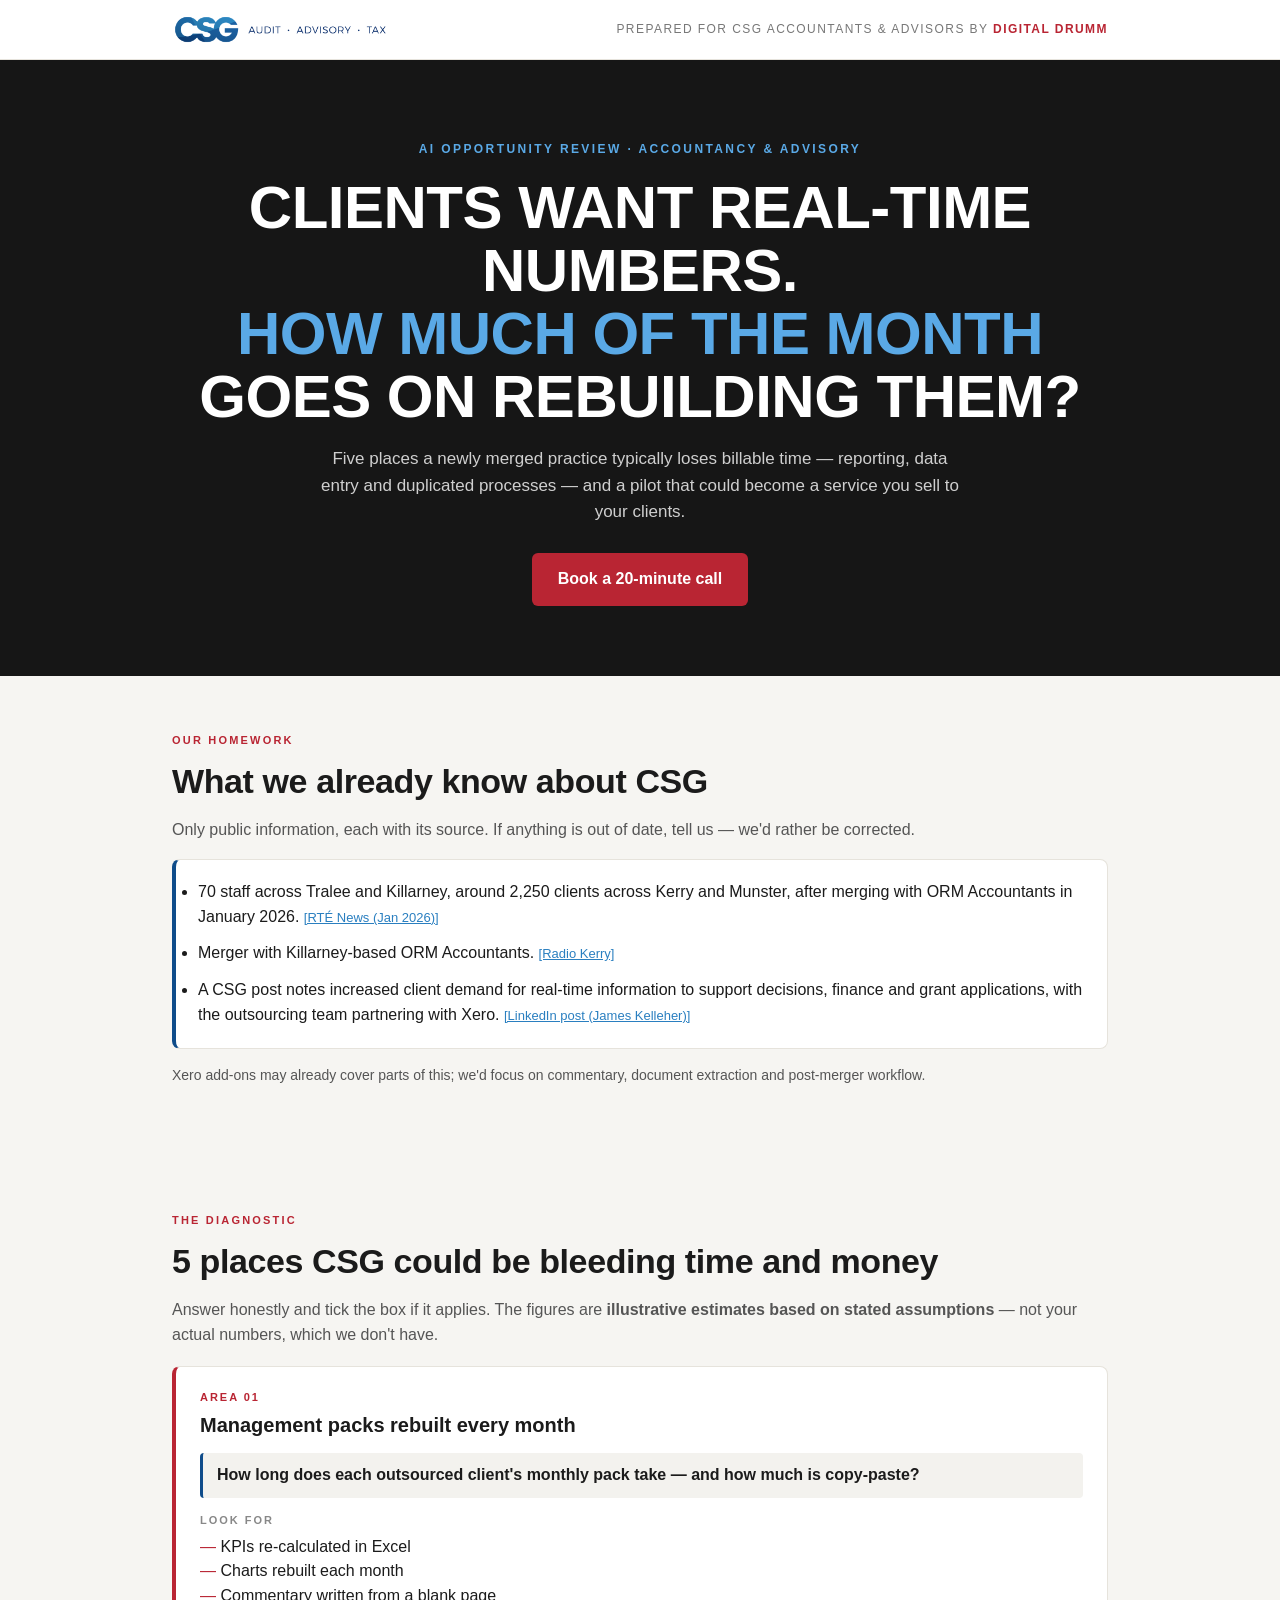
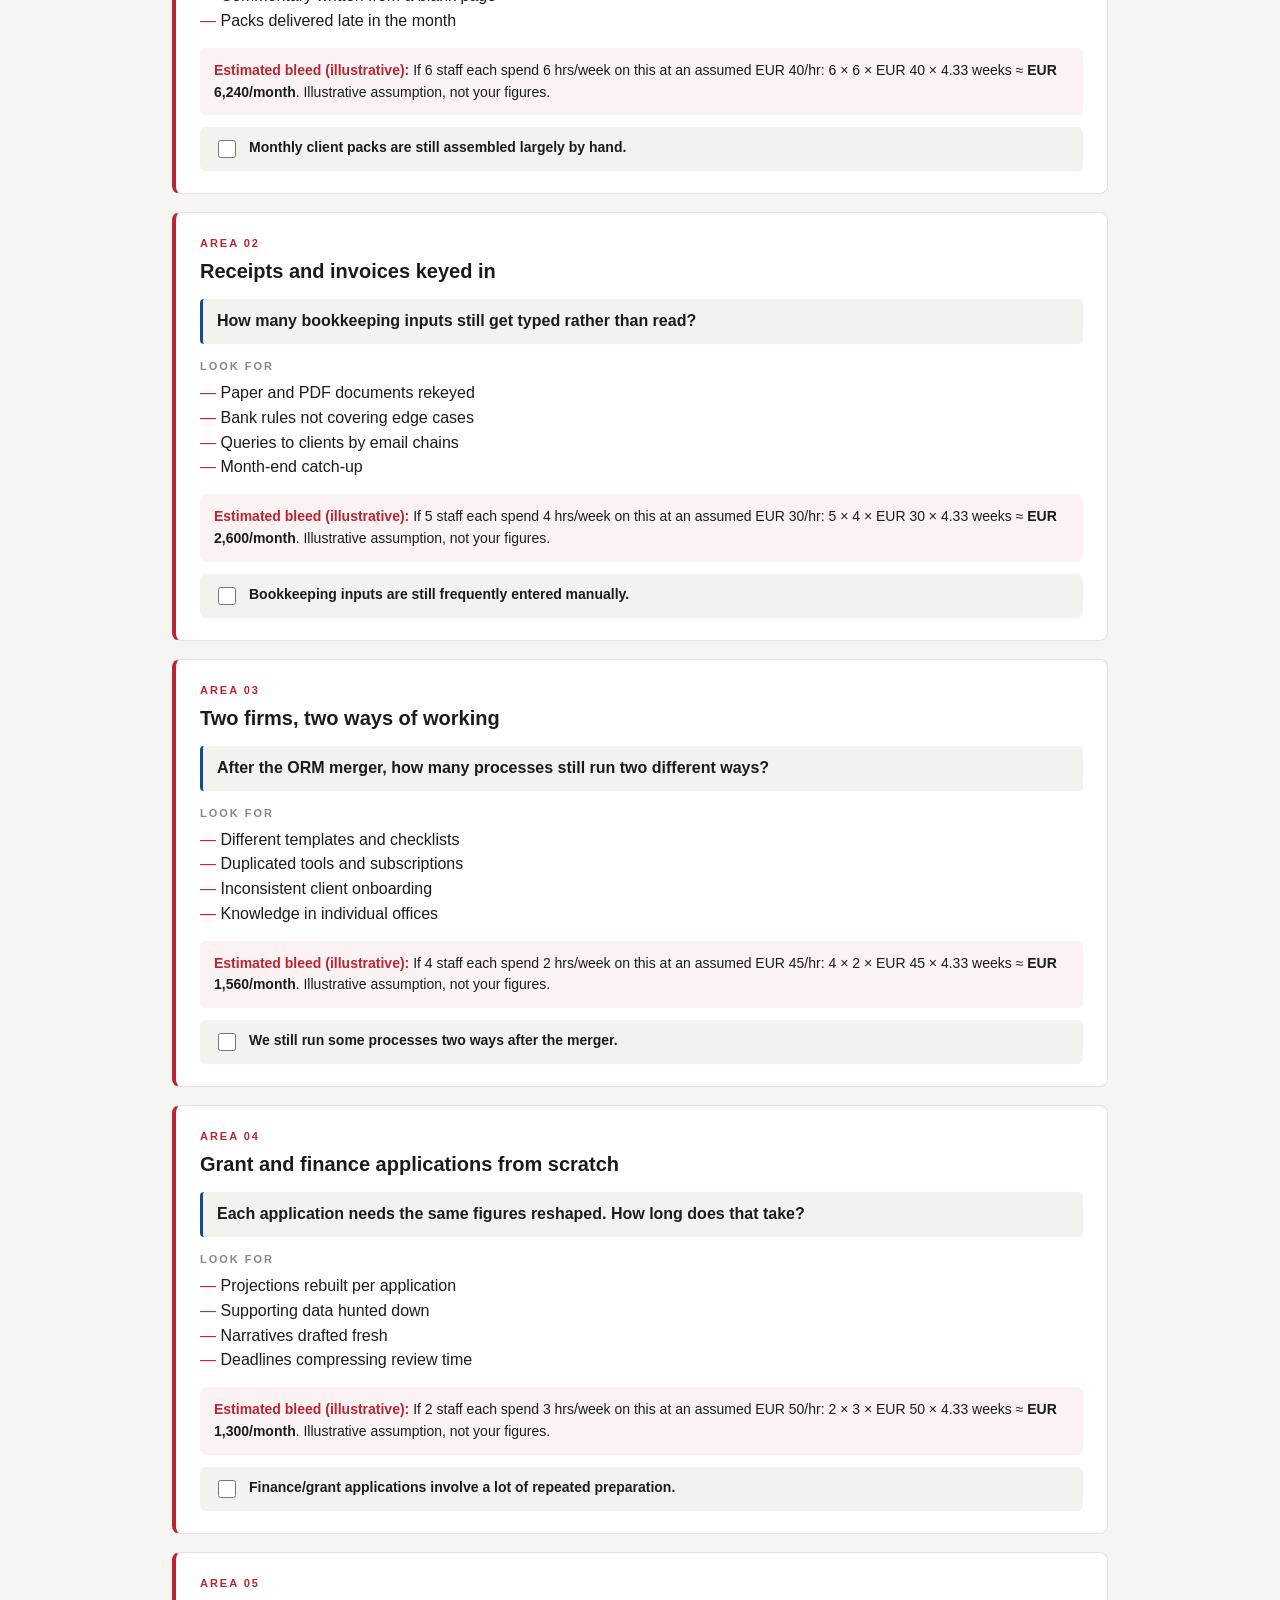
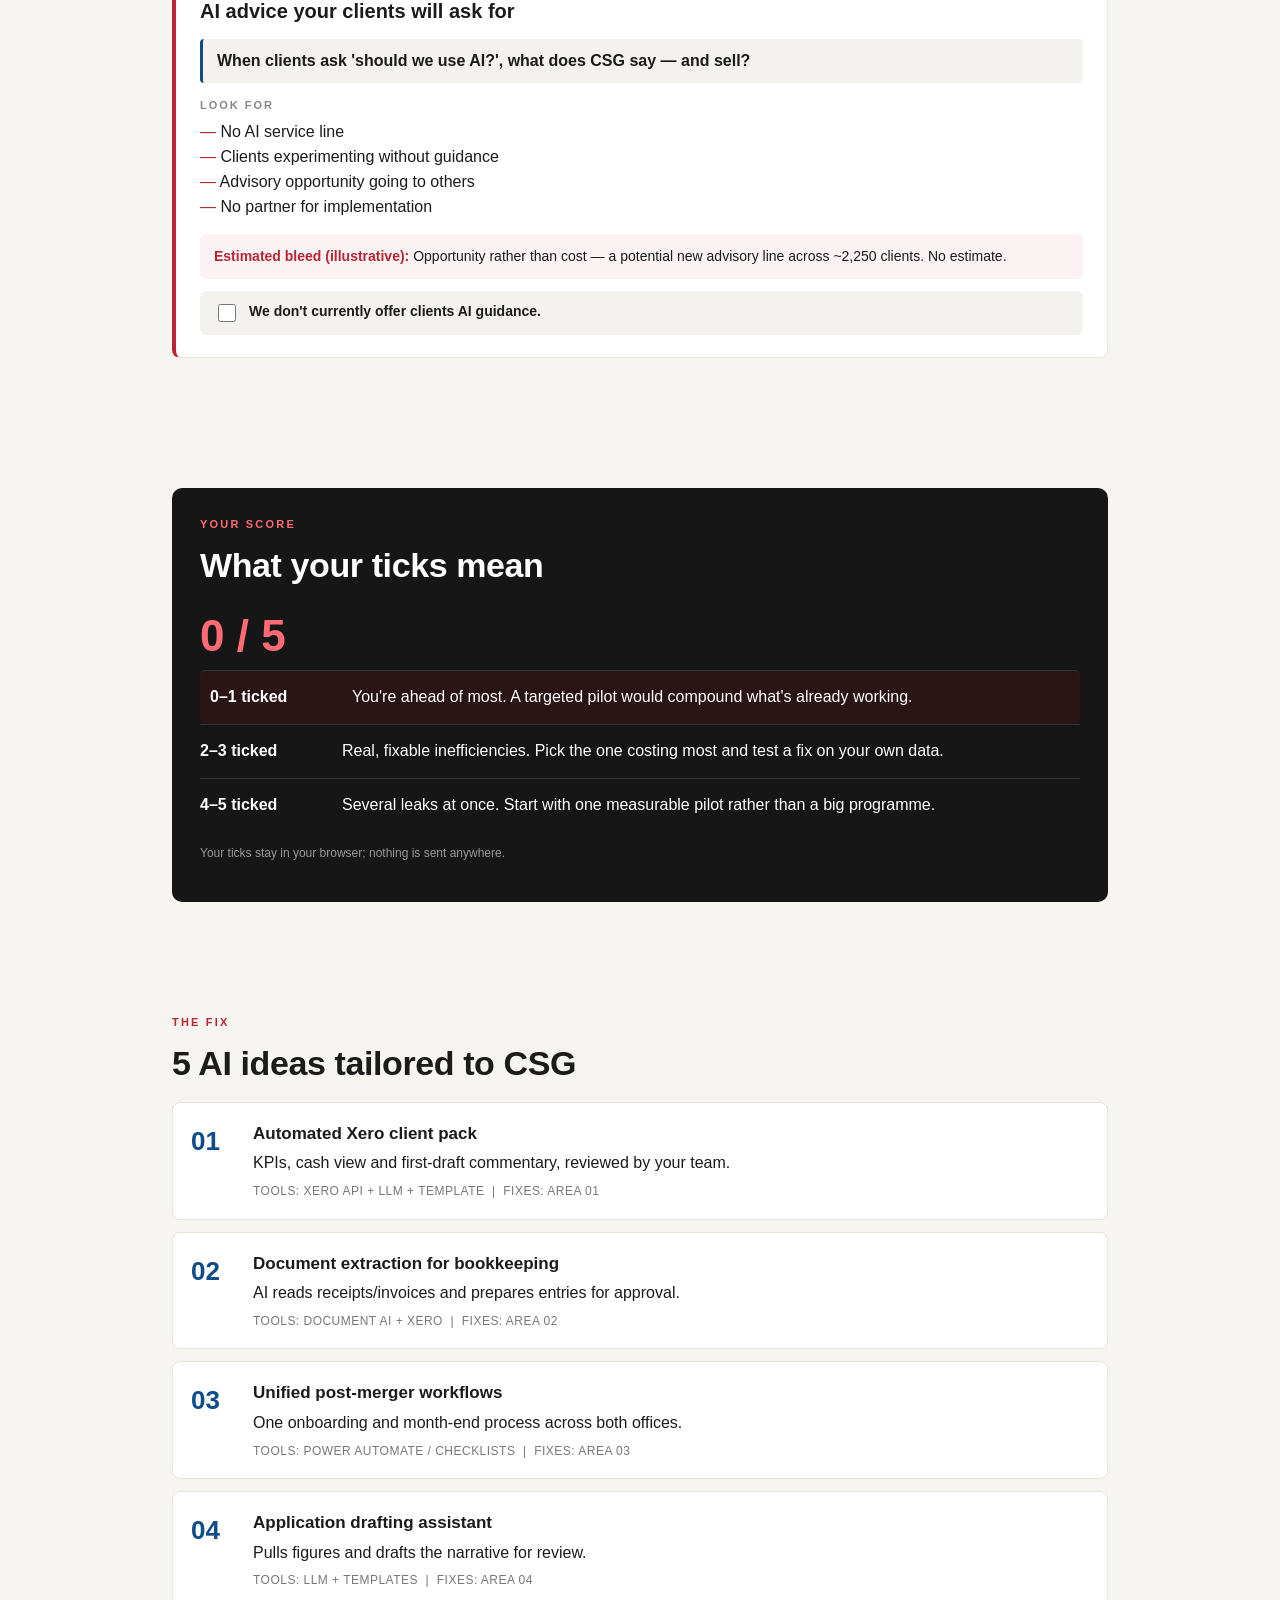
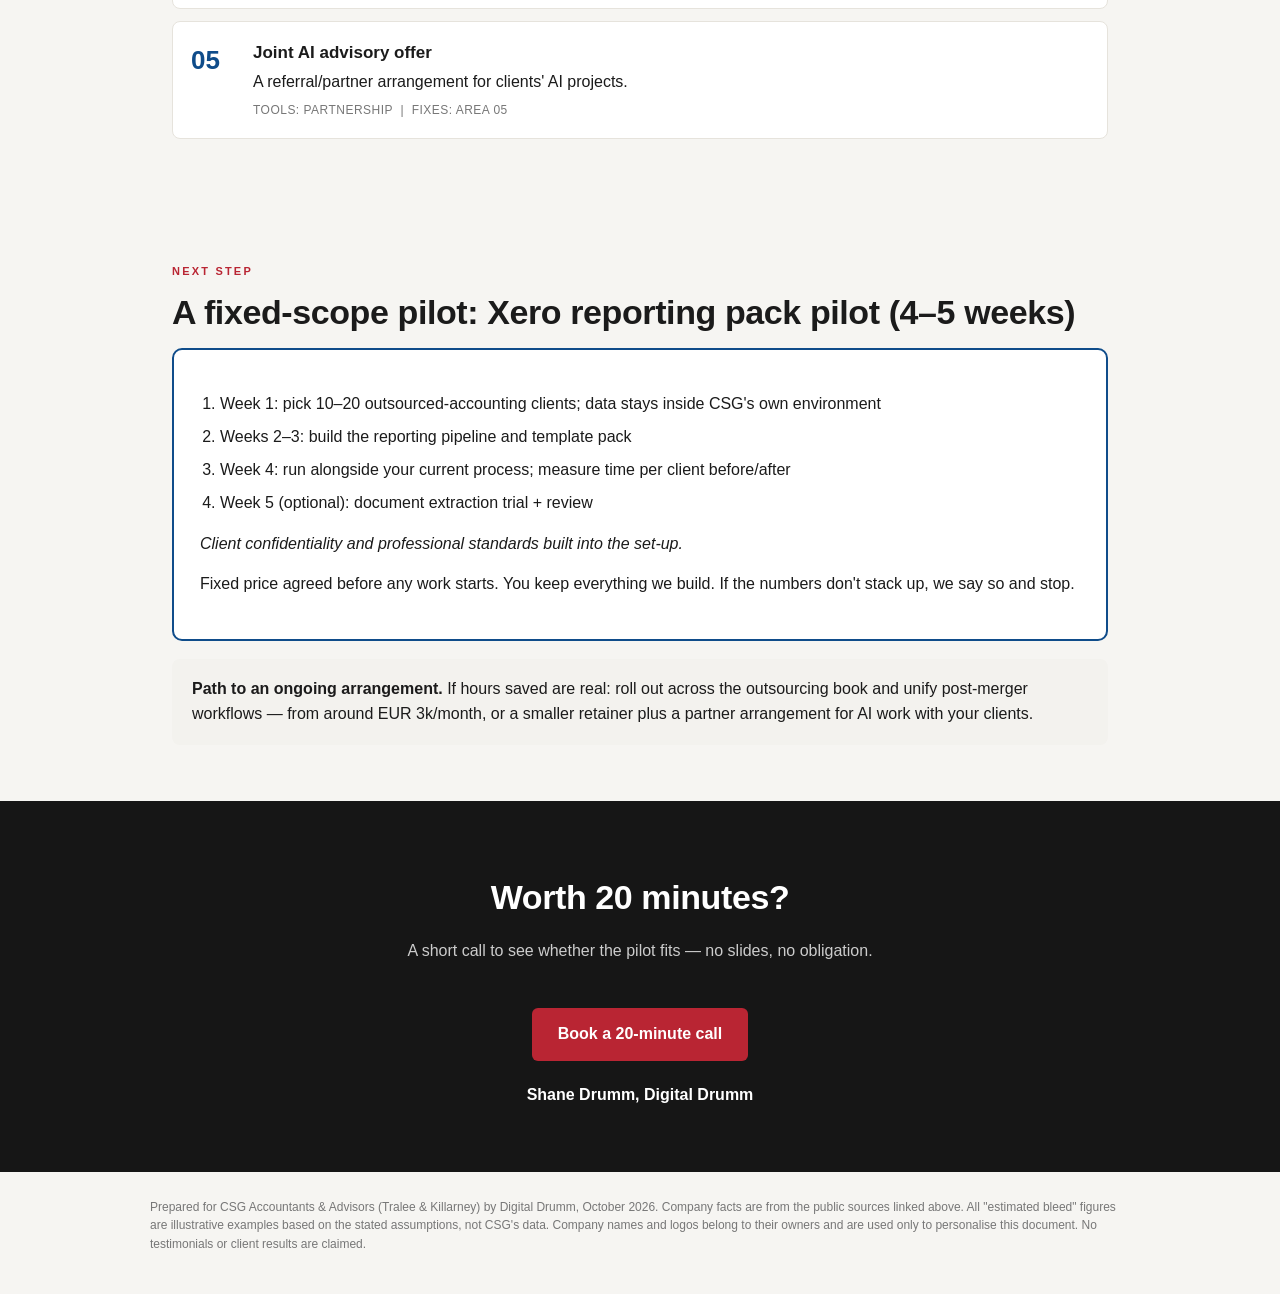
<file: p/elowrqjme9ua/index.html>
<!doctype html><html lang="en-IE"><head><meta charset="utf-8"><meta name="viewport" content="width=device-width,initial-scale=1">
<meta name="robots" content="noindex,nofollow"><title>CSG Accountants &amp; Advisors · AI opportunity review · Digital Drumm</title>
<style>:root{--c1:#0f4c8a;--c2:#2a7fc0;--c2h:#5aa9e6}
*{box-sizing:border-box}body{margin:0;font-family:Inter,-apple-system,Segoe UI,Roboto,Helvetica,Arial,sans-serif;color:#1b1b1b;background:#f6f5f2;line-height:1.55}
a{color:var(--c2)}.wrap{max-width:980px;margin:0 auto;padding:0 22px}
.cobrand{background:#fff;border-bottom:1px solid #e6e3dc}.cobrand .wrap{display:flex;align-items:center;justify-content:space-between;gap:16px;padding:14px 22px;flex-wrap:wrap}
.cobrand img{max-height:44px;max-width:220px}.wm{font-weight:800;font-size:20px;color:var(--c1);letter-spacing:-.3px}
.prep{font-size:12px;letter-spacing:.12em;text-transform:uppercase;color:#777}.prep b{color:#B92533}
.hero{background:#161616;color:#fff;padding:80px 0 70px;text-align:center}
.kick{color:var(--c2h);font-size:12px;letter-spacing:.2em;text-transform:uppercase;font-weight:700}
.hero h1{font-size:clamp(34px,6vw,60px);line-height:1.05;margin:18px 0;font-weight:900;text-transform:uppercase;letter-spacing:-.5px}
.hero h1 span{color:var(--c2h)}.hero p{max-width:640px;margin:0 auto;color:#cfcfcf;font-size:17px}
.btn{display:inline-block;background:#B92533;color:#fff;text-decoration:none;font-weight:700;padding:14px 26px;border-radius:6px;margin-top:28px}
.btn.alt{background:var(--c1)}
section{padding:56px 0}.eyebrow{color:#B92533;font-size:11px;letter-spacing:.2em;font-weight:800;text-transform:uppercase}
h2{font-size:clamp(24px,3.5vw,34px);margin:6px 0 10px;letter-spacing:-.4px}.lead{color:#555;margin-top:0}
.facts{background:#fff;border:1px solid #e6e3dc;border-left:4px solid var(--c1);border-radius:8px;padding:8px 22px}
.facts li{margin:12px 0}.facts .src{font-size:13px;white-space:nowrap}.note{font-size:14px;color:#555;margin-top:14px}
.area{background:#fff;border:1px solid #e6e3dc;border-left:4px solid #B92533;border-radius:8px;padding:22px 24px;margin:18px 0}
.area .n{color:#B92533;font-size:11px;font-weight:800;letter-spacing:.18em}.area h3{margin:4px 0 12px;font-size:20px}
.q{background:#f3f2ee;border-left:3px solid var(--c1);padding:10px 14px;font-weight:600;margin:0 0 14px;border-radius:4px}
.lf{font-size:11px;letter-spacing:.18em;color:#888;font-weight:700}.area ul{list-style:none;padding:0;margin:6px 0 14px}.area ul li:before{content:"— ";color:#B92533}
.bleed{background:#fbf3f3;border-radius:6px;padding:12px 14px;font-size:14px}.bleed b{color:#B92533}
.chk{display:flex;gap:10px;align-items:flex-start;background:#f3f2ee;margin-top:12px;padding:10px 14px;border-radius:6px;font-weight:600;font-size:14px;cursor:pointer}
.chk input{margin-top:3px;width:18px;height:18px;accent-color:#B92533}
.score{background:#161616;color:#fff;border-radius:10px;padding:28px}.score .big{font-size:44px;font-weight:900;color:#ff6b74}
.tier{display:grid;grid-template-columns:130px 1fr;gap:12px;border-top:1px solid #333;padding:14px 0}.tier b{color:#fff}.tier.on{background:#2a1416;border-radius:6px;padding:14px 10px}
.idea{display:grid;grid-template-columns:48px 1fr;gap:14px;background:#fff;border:1px solid #e6e3dc;border-radius:8px;padding:18px;margin:12px 0}
.idea .num{font-size:26px;font-weight:900;color:var(--c1)}.idea h4{margin:0 0 4px;font-size:17px}.meta{font-size:12px;color:#777;letter-spacing:.04em;margin-top:6px;text-transform:uppercase}
.pilot{background:#fff;border:2px solid var(--c1);border-radius:10px;padding:26px}.pilot ol{padding-left:20px}.pilot li{margin:8px 0}
.ret{background:#f3f2ee;border-radius:8px;padding:18px 20px;margin-top:18px}
.cta{background:#161616;color:#fff;text-align:center;padding:64px 0}.cta h2{color:#fff}.cta p{color:#ccc}
.sig{margin-top:22px;font-weight:700}.disc{font-size:12px;color:#777;padding:26px 0 40px}
@media(max-width:640px){.tier{grid-template-columns:1fr}.hero{padding:56px 0}.idea{grid-template-columns:1fr}}
</style></head><body>
<div class="cobrand"><div class="wrap"><img src="assets/logo.png" alt="CSG Accountants &amp; Advisors logo"><div class="prep">Prepared for CSG Accountants &amp; Advisors by <b>Digital Drumm</b></div></div></div>
<header class="hero"><div class="wrap"><div class="kick">AI opportunity review · Accountancy &amp; advisory</div>
<h1>Clients want real-time numbers.<br><span>How much of the month</span><br>goes on rebuilding them?</h1><p>Five places a newly merged practice typically loses billable time — reporting, data entry and duplicated processes — and a pilot that could become a service you sell to your clients.</p>
<a class="btn" href="#book">Book a 20-minute call</a></div></header>
<main class="wrap">
<section><div class="eyebrow">Our homework</div><h2>What we already know about CSG</h2>
<p class="lead">Only public information, each with its source. If anything is out of date, tell us — we'd rather be corrected.</p>
<ul class="facts"><li>70 staff across Tralee and Killarney, around 2,250 clients across Kerry and Munster, after merging with ORM Accountants in January 2026. <a class="src" href="https://www.rte.ie/news/business/2026/0113/1552892-kerry-accountancy-firms-merge/" target="_blank" rel="noopener">[RTÉ News (Jan 2026)]</a></li><li>Merger with Killarney-based ORM Accountants. <a class="src" href="https://www.radiokerry.ie/news/csg-merges-with-killarney-based-orm-accountants-467478" target="_blank" rel="noopener">[Radio Kerry]</a></li><li>A CSG post notes increased client demand for real-time information to support decisions, finance and grant applications, with the outsourcing team partnering with Xero. <a class="src" href="https://www.linkedin.com/posts/james-kelleher-37a30a12_at-csg-we-are-seeing-an-increased-demand-activity-7459562897828925440-t4WC" target="_blank" rel="noopener">[LinkedIn post (James Kelleher)]</a></li></ul><p class="note">Xero add-ons may already cover parts of this; we&#x27;d focus on commentary, document extraction and post-merger workflow.</p></section>
<section><div class="eyebrow">The diagnostic</div><h2>5 places CSG could be bleeding time and money</h2>
<p class="lead">Answer honestly and tick the box if it applies. The figures are <strong>illustrative estimates based on stated assumptions</strong> — not your actual numbers, which we don't have.</p>
<div class="area"><div class="n">AREA 01</div><h3>Management packs rebuilt every month</h3><p class="q">How long does each outsourced client&#x27;s monthly pack take — and how much is copy-paste?</p><div class="lf">LOOK FOR</div><ul><li>KPIs re-calculated in Excel</li><li>Charts rebuilt each month</li><li>Commentary written from a blank page</li><li>Packs delivered late in the month</li></ul>
<div class="bleed"><b>Estimated bleed (illustrative):</b> If 6 staff each spend 6 hrs/week on this at an assumed EUR 40/hr: 6 × 6 × EUR 40 × 4.33 weeks ≈ <strong>EUR 6,240/month</strong>. Illustrative assumption, not your figures.</div>
<label class="chk"><input type="checkbox" class="sc"> Monthly client packs are still assembled largely by hand.</label></div><div class="area"><div class="n">AREA 02</div><h3>Receipts and invoices keyed in</h3><p class="q">How many bookkeeping inputs still get typed rather than read?</p><div class="lf">LOOK FOR</div><ul><li>Paper and PDF documents rekeyed</li><li>Bank rules not covering edge cases</li><li>Queries to clients by email chains</li><li>Month-end catch-up</li></ul>
<div class="bleed"><b>Estimated bleed (illustrative):</b> If 5 staff each spend 4 hrs/week on this at an assumed EUR 30/hr: 5 × 4 × EUR 30 × 4.33 weeks ≈ <strong>EUR 2,600/month</strong>. Illustrative assumption, not your figures.</div>
<label class="chk"><input type="checkbox" class="sc"> Bookkeeping inputs are still frequently entered manually.</label></div><div class="area"><div class="n">AREA 03</div><h3>Two firms, two ways of working</h3><p class="q">After the ORM merger, how many processes still run two different ways?</p><div class="lf">LOOK FOR</div><ul><li>Different templates and checklists</li><li>Duplicated tools and subscriptions</li><li>Inconsistent client onboarding</li><li>Knowledge in individual offices</li></ul>
<div class="bleed"><b>Estimated bleed (illustrative):</b> If 4 staff each spend 2 hrs/week on this at an assumed EUR 45/hr: 4 × 2 × EUR 45 × 4.33 weeks ≈ <strong>EUR 1,560/month</strong>. Illustrative assumption, not your figures.</div>
<label class="chk"><input type="checkbox" class="sc"> We still run some processes two ways after the merger.</label></div><div class="area"><div class="n">AREA 04</div><h3>Grant and finance applications from scratch</h3><p class="q">Each application needs the same figures reshaped. How long does that take?</p><div class="lf">LOOK FOR</div><ul><li>Projections rebuilt per application</li><li>Supporting data hunted down</li><li>Narratives drafted fresh</li><li>Deadlines compressing review time</li></ul>
<div class="bleed"><b>Estimated bleed (illustrative):</b> If 2 staff each spend 3 hrs/week on this at an assumed EUR 50/hr: 2 × 3 × EUR 50 × 4.33 weeks ≈ <strong>EUR 1,300/month</strong>. Illustrative assumption, not your figures.</div>
<label class="chk"><input type="checkbox" class="sc"> Finance/grant applications involve a lot of repeated preparation.</label></div><div class="area"><div class="n">AREA 05</div><h3>AI advice your clients will ask for</h3><p class="q">When clients ask &#x27;should we use AI?&#x27;, what does CSG say — and sell?</p><div class="lf">LOOK FOR</div><ul><li>No AI service line</li><li>Clients experimenting without guidance</li><li>Advisory opportunity going to others</li><li>No partner for implementation</li></ul>
<div class="bleed"><b>Estimated bleed (illustrative):</b> Opportunity rather than cost — a potential new advisory line across ~2,250 clients. No estimate.</div>
<label class="chk"><input type="checkbox" class="sc"> We don&#x27;t currently offer clients AI guidance.</label></div></section>
<section><div class="score"><div class="eyebrow" style="color:#ff6b74">Your score</div><h2 style="color:#fff">What your ticks mean</h2>
<div class="big"><span id="cnt">0</span> / 5</div>
<div class="tier" data-t="0"><b>0–1 ticked</b><span>You're ahead of most. A targeted pilot would compound what's already working.</span></div>
<div class="tier" data-t="2"><b>2–3 ticked</b><span>Real, fixable inefficiencies. Pick the one costing most and test a fix on your own data.</span></div>
<div class="tier" data-t="4"><b>4–5 ticked</b><span>Several leaks at once. Start with one measurable pilot rather than a big programme.</span></div>
<p style="font-size:12px;color:#999">Your ticks stay in your browser; nothing is sent anywhere.</p></div></section>
<section><div class="eyebrow">The fix</div><h2>5 AI ideas tailored to CSG</h2><div class="idea"><div class="num">01</div><div><h4>Automated Xero client pack</h4><div>KPIs, cash view and first-draft commentary, reviewed by your team.</div><div class="meta">Tools: Xero API + LLM + template &nbsp;|&nbsp; Fixes: Area 01</div></div></div><div class="idea"><div class="num">02</div><div><h4>Document extraction for bookkeeping</h4><div>AI reads receipts/invoices and prepares entries for approval.</div><div class="meta">Tools: Document AI + Xero &nbsp;|&nbsp; Fixes: Area 02</div></div></div><div class="idea"><div class="num">03</div><div><h4>Unified post-merger workflows</h4><div>One onboarding and month-end process across both offices.</div><div class="meta">Tools: Power Automate / checklists &nbsp;|&nbsp; Fixes: Area 03</div></div></div><div class="idea"><div class="num">04</div><div><h4>Application drafting assistant</h4><div>Pulls figures and drafts the narrative for review.</div><div class="meta">Tools: LLM + templates &nbsp;|&nbsp; Fixes: Area 04</div></div></div><div class="idea"><div class="num">05</div><div><h4>Joint AI advisory offer</h4><div>A referral/partner arrangement for clients&#x27; AI projects.</div><div class="meta">Tools: Partnership &nbsp;|&nbsp; Fixes: Area 05</div></div></div></section>
<section><div class="eyebrow">Next step</div><h2>A fixed-scope pilot: Xero reporting pack pilot (4–5 weeks)</h2>
<div class="pilot"><ol><li>Week 1: pick 10–20 outsourced-accounting clients; data stays inside CSG&#x27;s own environment</li><li>Weeks 2–3: build the reporting pipeline and template pack</li><li>Week 4: run alongside your current process; measure time per client before/after</li><li>Week 5 (optional): document extraction trial + review</li></ol><p><em>Client confidentiality and professional standards built into the set-up.</em></p><p>Fixed price agreed before any work starts. You keep everything we build. If the numbers don't stack up, we say so and stop.</p></div>
<div class="ret"><strong>Path to an ongoing arrangement.</strong> If hours saved are real: roll out across the outsourcing book and unify post-merger workflows — from around EUR 3k/month, or a smaller retainer plus a partner arrangement for AI work with your clients.</div></section>
</main>
<div class="cta"><div class="wrap"><h2>Worth 20 minutes?</h2><p>A short call to see whether the pilot fits — no slides, no obligation.</p>
<a class="btn" href="#book">Book a 20-minute call</a><div class="sig">Shane Drumm, Digital Drumm</div></div></div>
<div class="wrap disc">Prepared for CSG Accountants &amp; Advisors (Tralee &amp; Killarney) by Digital Drumm, October 2026. Company facts are from the public sources linked above. All "estimated bleed" figures are illustrative examples based on the stated assumptions, not CSG's data. Company names and logos belong to their owners and are used only to personalise this document. No testimonials or client results are claimed.</div>
<script>var b=document.querySelectorAll('.sc'),c=document.getElementById('cnt'),t=document.querySelectorAll('.tier');function u(){var n=0;b.forEach(function(x){if(x.checked)n++});c.textContent=n;t.forEach(function(x){var k=+x.dataset.t;x.classList.toggle('on',n>=k&&n<=k+1)})}b.forEach(function(x){x.addEventListener('change',u)});u();</script>
</body></html>
</file>
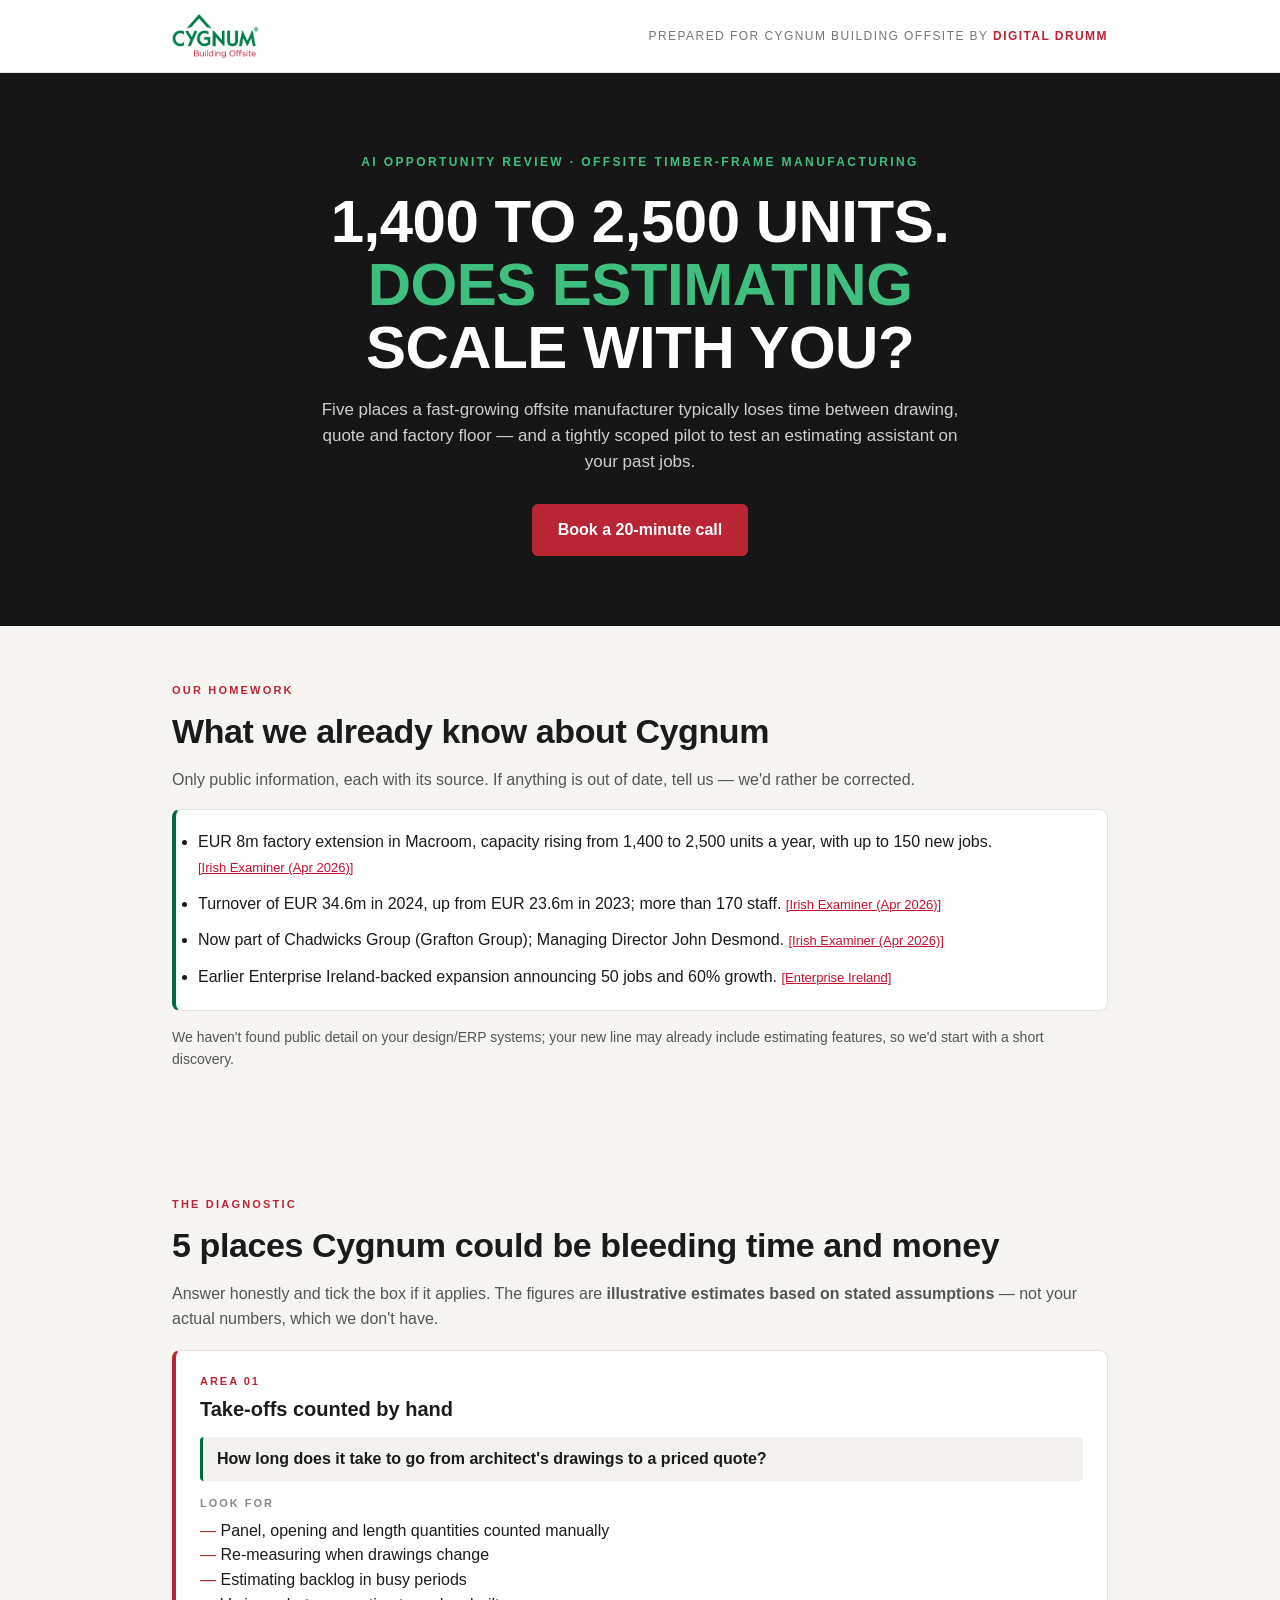
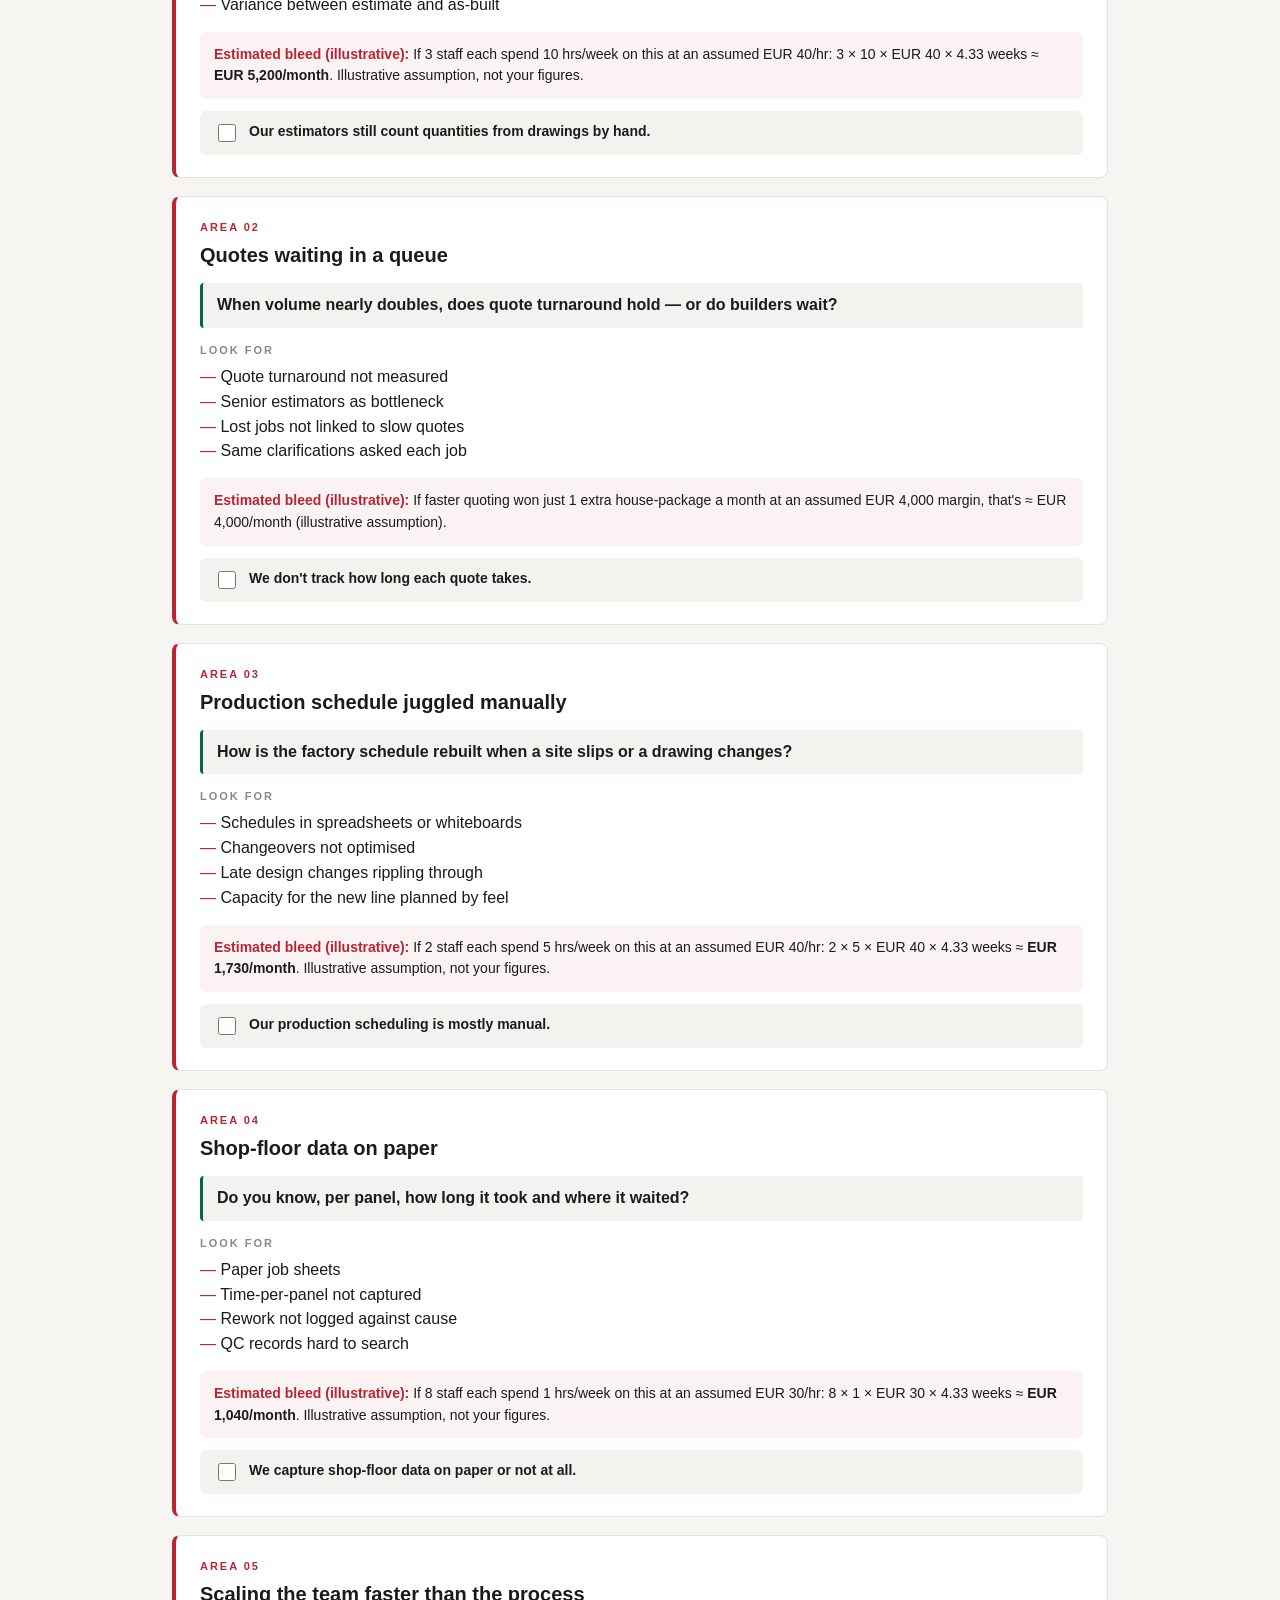
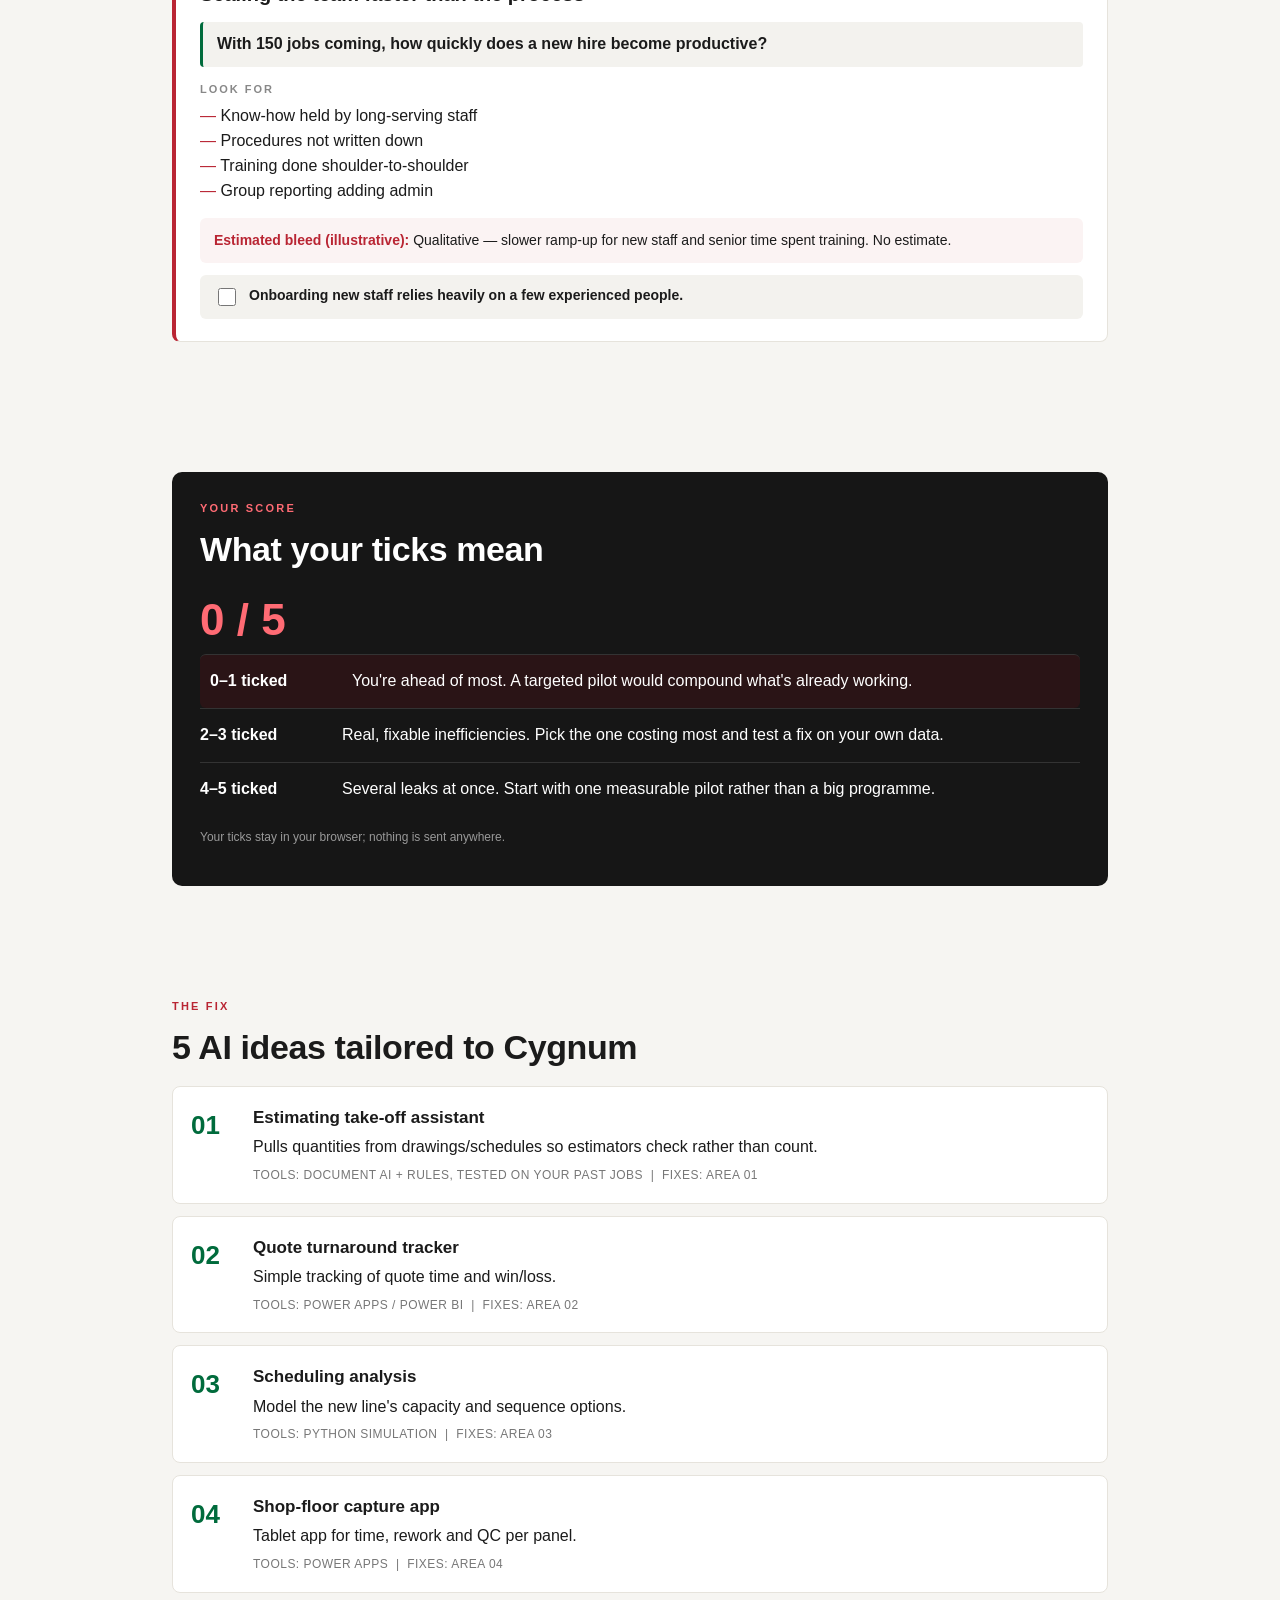
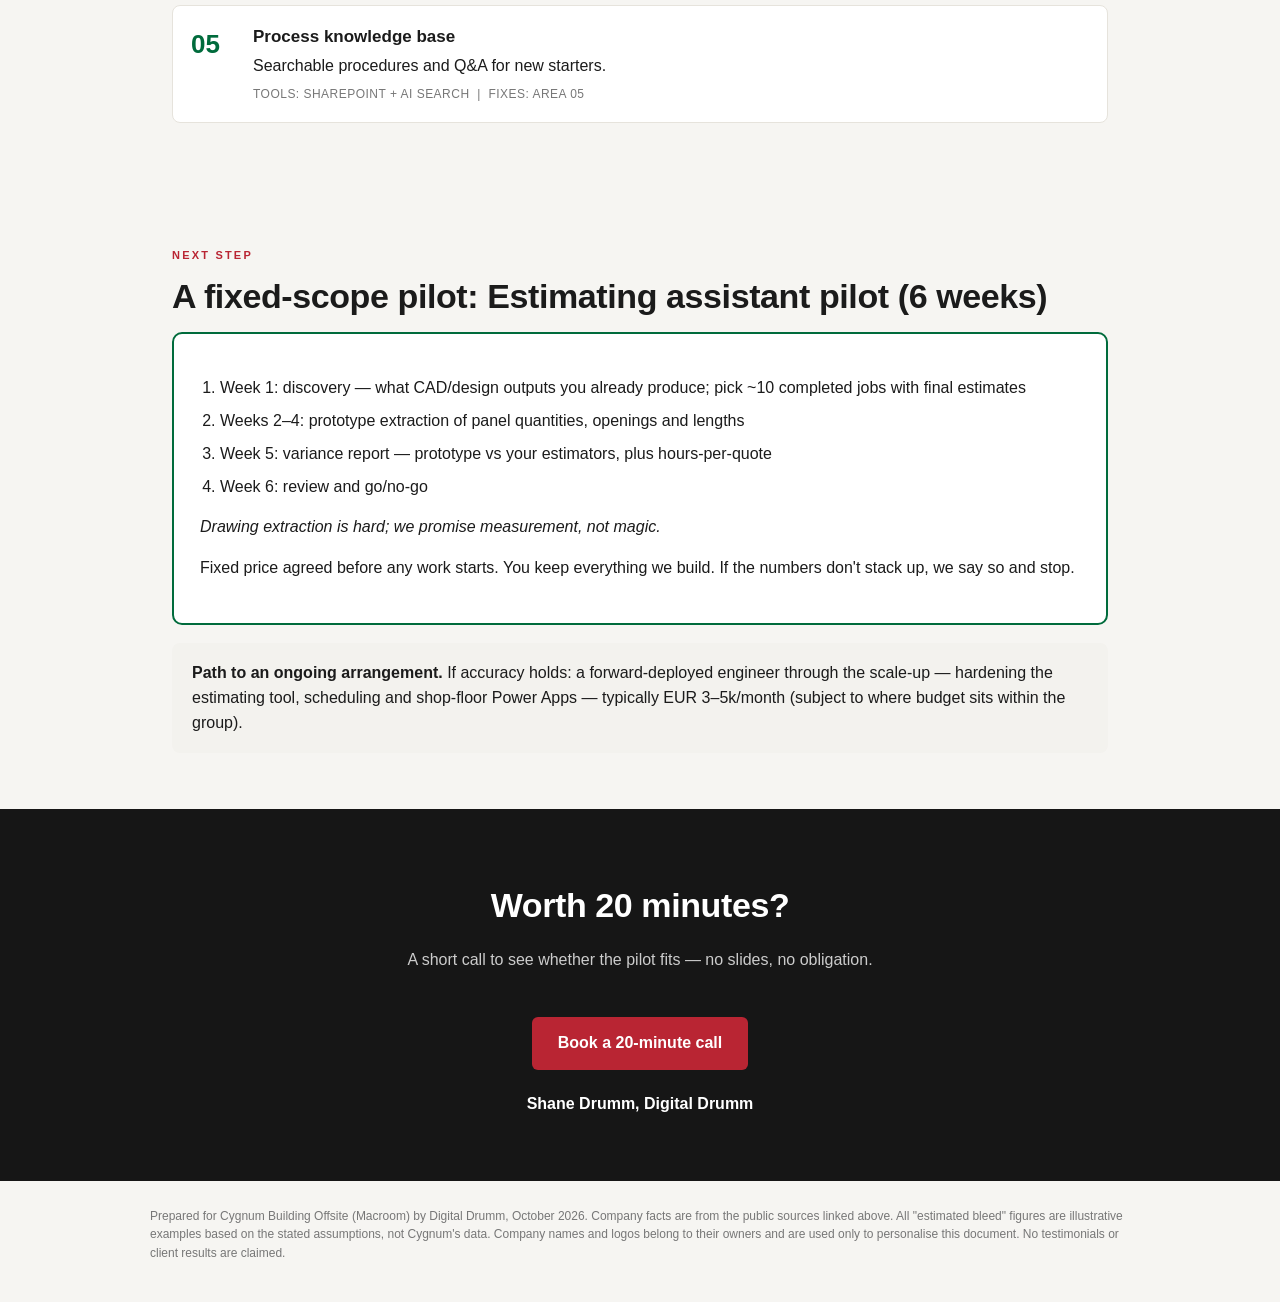
<file: p/fx5aab5gmrgo/index.html>
<!doctype html><html lang="en-IE"><head><meta charset="utf-8"><meta name="viewport" content="width=device-width,initial-scale=1">
<meta name="robots" content="noindex,nofollow"><title>Cygnum Building Offsite · AI opportunity review · Digital Drumm</title>
<style>:root{--c1:#006b3c;--c2:#c8102e;--c2h:#3fbf7f}
*{box-sizing:border-box}body{margin:0;font-family:Inter,-apple-system,Segoe UI,Roboto,Helvetica,Arial,sans-serif;color:#1b1b1b;background:#f6f5f2;line-height:1.55}
a{color:var(--c2)}.wrap{max-width:980px;margin:0 auto;padding:0 22px}
.cobrand{background:#fff;border-bottom:1px solid #e6e3dc}.cobrand .wrap{display:flex;align-items:center;justify-content:space-between;gap:16px;padding:14px 22px;flex-wrap:wrap}
.cobrand img{max-height:44px;max-width:220px}.wm{font-weight:800;font-size:20px;color:var(--c1);letter-spacing:-.3px}
.prep{font-size:12px;letter-spacing:.12em;text-transform:uppercase;color:#777}.prep b{color:#B92533}
.hero{background:#161616;color:#fff;padding:80px 0 70px;text-align:center}
.kick{color:var(--c2h);font-size:12px;letter-spacing:.2em;text-transform:uppercase;font-weight:700}
.hero h1{font-size:clamp(34px,6vw,60px);line-height:1.05;margin:18px 0;font-weight:900;text-transform:uppercase;letter-spacing:-.5px}
.hero h1 span{color:var(--c2h)}.hero p{max-width:640px;margin:0 auto;color:#cfcfcf;font-size:17px}
.btn{display:inline-block;background:#B92533;color:#fff;text-decoration:none;font-weight:700;padding:14px 26px;border-radius:6px;margin-top:28px}
.btn.alt{background:var(--c1)}
section{padding:56px 0}.eyebrow{color:#B92533;font-size:11px;letter-spacing:.2em;font-weight:800;text-transform:uppercase}
h2{font-size:clamp(24px,3.5vw,34px);margin:6px 0 10px;letter-spacing:-.4px}.lead{color:#555;margin-top:0}
.facts{background:#fff;border:1px solid #e6e3dc;border-left:4px solid var(--c1);border-radius:8px;padding:8px 22px}
.facts li{margin:12px 0}.facts .src{font-size:13px;white-space:nowrap}.note{font-size:14px;color:#555;margin-top:14px}
.area{background:#fff;border:1px solid #e6e3dc;border-left:4px solid #B92533;border-radius:8px;padding:22px 24px;margin:18px 0}
.area .n{color:#B92533;font-size:11px;font-weight:800;letter-spacing:.18em}.area h3{margin:4px 0 12px;font-size:20px}
.q{background:#f3f2ee;border-left:3px solid var(--c1);padding:10px 14px;font-weight:600;margin:0 0 14px;border-radius:4px}
.lf{font-size:11px;letter-spacing:.18em;color:#888;font-weight:700}.area ul{list-style:none;padding:0;margin:6px 0 14px}.area ul li:before{content:"— ";color:#B92533}
.bleed{background:#fbf3f3;border-radius:6px;padding:12px 14px;font-size:14px}.bleed b{color:#B92533}
.chk{display:flex;gap:10px;align-items:flex-start;background:#f3f2ee;margin-top:12px;padding:10px 14px;border-radius:6px;font-weight:600;font-size:14px;cursor:pointer}
.chk input{margin-top:3px;width:18px;height:18px;accent-color:#B92533}
.score{background:#161616;color:#fff;border-radius:10px;padding:28px}.score .big{font-size:44px;font-weight:900;color:#ff6b74}
.tier{display:grid;grid-template-columns:130px 1fr;gap:12px;border-top:1px solid #333;padding:14px 0}.tier b{color:#fff}.tier.on{background:#2a1416;border-radius:6px;padding:14px 10px}
.idea{display:grid;grid-template-columns:48px 1fr;gap:14px;background:#fff;border:1px solid #e6e3dc;border-radius:8px;padding:18px;margin:12px 0}
.idea .num{font-size:26px;font-weight:900;color:var(--c1)}.idea h4{margin:0 0 4px;font-size:17px}.meta{font-size:12px;color:#777;letter-spacing:.04em;margin-top:6px;text-transform:uppercase}
.pilot{background:#fff;border:2px solid var(--c1);border-radius:10px;padding:26px}.pilot ol{padding-left:20px}.pilot li{margin:8px 0}
.ret{background:#f3f2ee;border-radius:8px;padding:18px 20px;margin-top:18px}
.cta{background:#161616;color:#fff;text-align:center;padding:64px 0}.cta h2{color:#fff}.cta p{color:#ccc}
.sig{margin-top:22px;font-weight:700}.disc{font-size:12px;color:#777;padding:26px 0 40px}
@media(max-width:640px){.tier{grid-template-columns:1fr}.hero{padding:56px 0}.idea{grid-template-columns:1fr}}
</style></head><body>
<div class="cobrand"><div class="wrap"><img src="assets/logo.png" alt="Cygnum Building Offsite logo"><div class="prep">Prepared for Cygnum Building Offsite by <b>Digital Drumm</b></div></div></div>
<header class="hero"><div class="wrap"><div class="kick">AI opportunity review · Offsite timber-frame manufacturing</div>
<h1>1,400 to 2,500 units.<br><span>Does estimating</span><br>scale with you?</h1><p>Five places a fast-growing offsite manufacturer typically loses time between drawing, quote and factory floor — and a tightly scoped pilot to test an estimating assistant on your past jobs.</p>
<a class="btn" href="#book">Book a 20-minute call</a></div></header>
<main class="wrap">
<section><div class="eyebrow">Our homework</div><h2>What we already know about Cygnum</h2>
<p class="lead">Only public information, each with its source. If anything is out of date, tell us — we'd rather be corrected.</p>
<ul class="facts"><li>EUR 8m factory extension in Macroom, capacity rising from 1,400 to 2,500 units a year, with up to 150 new jobs. <a class="src" href="https://www.irishexaminer.com/business/companies/arid-41824586.html" target="_blank" rel="noopener">[Irish Examiner (Apr 2026)]</a></li><li>Turnover of EUR 34.6m in 2024, up from EUR 23.6m in 2023; more than 170 staff. <a class="src" href="https://www.irishexaminer.com/business/companies/arid-41824586.html" target="_blank" rel="noopener">[Irish Examiner (Apr 2026)]</a></li><li>Now part of Chadwicks Group (Grafton Group); Managing Director John Desmond. <a class="src" href="https://www.irishexaminer.com/business/companies/arid-41824586.html" target="_blank" rel="noopener">[Irish Examiner (Apr 2026)]</a></li><li>Earlier Enterprise Ireland-backed expansion announcing 50 jobs and 60% growth. <a class="src" href="https://www.enterprise-ireland.com/en/news/cygnum-to-create-50-jobs-and-grow-operations-by-60-to-tackle-housing-and-climate-crisis" target="_blank" rel="noopener">[Enterprise Ireland]</a></li></ul><p class="note">We haven&#x27;t found public detail on your design/ERP systems; your new line may already include estimating features, so we&#x27;d start with a short discovery.</p></section>
<section><div class="eyebrow">The diagnostic</div><h2>5 places Cygnum could be bleeding time and money</h2>
<p class="lead">Answer honestly and tick the box if it applies. The figures are <strong>illustrative estimates based on stated assumptions</strong> — not your actual numbers, which we don't have.</p>
<div class="area"><div class="n">AREA 01</div><h3>Take-offs counted by hand</h3><p class="q">How long does it take to go from architect&#x27;s drawings to a priced quote?</p><div class="lf">LOOK FOR</div><ul><li>Panel, opening and length quantities counted manually</li><li>Re-measuring when drawings change</li><li>Estimating backlog in busy periods</li><li>Variance between estimate and as-built</li></ul>
<div class="bleed"><b>Estimated bleed (illustrative):</b> If 3 staff each spend 10 hrs/week on this at an assumed EUR 40/hr: 3 × 10 × EUR 40 × 4.33 weeks ≈ <strong>EUR 5,200/month</strong>. Illustrative assumption, not your figures.</div>
<label class="chk"><input type="checkbox" class="sc"> Our estimators still count quantities from drawings by hand.</label></div><div class="area"><div class="n">AREA 02</div><h3>Quotes waiting in a queue</h3><p class="q">When volume nearly doubles, does quote turnaround hold — or do builders wait?</p><div class="lf">LOOK FOR</div><ul><li>Quote turnaround not measured</li><li>Senior estimators as bottleneck</li><li>Lost jobs not linked to slow quotes</li><li>Same clarifications asked each job</li></ul>
<div class="bleed"><b>Estimated bleed (illustrative):</b> If faster quoting won just 1 extra house-package a month at an assumed EUR 4,000 margin, that&#x27;s ≈ EUR 4,000/month (illustrative assumption).</div>
<label class="chk"><input type="checkbox" class="sc"> We don&#x27;t track how long each quote takes.</label></div><div class="area"><div class="n">AREA 03</div><h3>Production schedule juggled manually</h3><p class="q">How is the factory schedule rebuilt when a site slips or a drawing changes?</p><div class="lf">LOOK FOR</div><ul><li>Schedules in spreadsheets or whiteboards</li><li>Changeovers not optimised</li><li>Late design changes rippling through</li><li>Capacity for the new line planned by feel</li></ul>
<div class="bleed"><b>Estimated bleed (illustrative):</b> If 2 staff each spend 5 hrs/week on this at an assumed EUR 40/hr: 2 × 5 × EUR 40 × 4.33 weeks ≈ <strong>EUR 1,730/month</strong>. Illustrative assumption, not your figures.</div>
<label class="chk"><input type="checkbox" class="sc"> Our production scheduling is mostly manual.</label></div><div class="area"><div class="n">AREA 04</div><h3>Shop-floor data on paper</h3><p class="q">Do you know, per panel, how long it took and where it waited?</p><div class="lf">LOOK FOR</div><ul><li>Paper job sheets</li><li>Time-per-panel not captured</li><li>Rework not logged against cause</li><li>QC records hard to search</li></ul>
<div class="bleed"><b>Estimated bleed (illustrative):</b> If 8 staff each spend 1 hrs/week on this at an assumed EUR 30/hr: 8 × 1 × EUR 30 × 4.33 weeks ≈ <strong>EUR 1,040/month</strong>. Illustrative assumption, not your figures.</div>
<label class="chk"><input type="checkbox" class="sc"> We capture shop-floor data on paper or not at all.</label></div><div class="area"><div class="n">AREA 05</div><h3>Scaling the team faster than the process</h3><p class="q">With 150 jobs coming, how quickly does a new hire become productive?</p><div class="lf">LOOK FOR</div><ul><li>Know-how held by long-serving staff</li><li>Procedures not written down</li><li>Training done shoulder-to-shoulder</li><li>Group reporting adding admin</li></ul>
<div class="bleed"><b>Estimated bleed (illustrative):</b> Qualitative — slower ramp-up for new staff and senior time spent training. No estimate.</div>
<label class="chk"><input type="checkbox" class="sc"> Onboarding new staff relies heavily on a few experienced people.</label></div></section>
<section><div class="score"><div class="eyebrow" style="color:#ff6b74">Your score</div><h2 style="color:#fff">What your ticks mean</h2>
<div class="big"><span id="cnt">0</span> / 5</div>
<div class="tier" data-t="0"><b>0–1 ticked</b><span>You're ahead of most. A targeted pilot would compound what's already working.</span></div>
<div class="tier" data-t="2"><b>2–3 ticked</b><span>Real, fixable inefficiencies. Pick the one costing most and test a fix on your own data.</span></div>
<div class="tier" data-t="4"><b>4–5 ticked</b><span>Several leaks at once. Start with one measurable pilot rather than a big programme.</span></div>
<p style="font-size:12px;color:#999">Your ticks stay in your browser; nothing is sent anywhere.</p></div></section>
<section><div class="eyebrow">The fix</div><h2>5 AI ideas tailored to Cygnum</h2><div class="idea"><div class="num">01</div><div><h4>Estimating take-off assistant</h4><div>Pulls quantities from drawings/schedules so estimators check rather than count.</div><div class="meta">Tools: Document AI + rules, tested on your past jobs &nbsp;|&nbsp; Fixes: Area 01</div></div></div><div class="idea"><div class="num">02</div><div><h4>Quote turnaround tracker</h4><div>Simple tracking of quote time and win/loss.</div><div class="meta">Tools: Power Apps / Power BI &nbsp;|&nbsp; Fixes: Area 02</div></div></div><div class="idea"><div class="num">03</div><div><h4>Scheduling analysis</h4><div>Model the new line&#x27;s capacity and sequence options.</div><div class="meta">Tools: Python simulation &nbsp;|&nbsp; Fixes: Area 03</div></div></div><div class="idea"><div class="num">04</div><div><h4>Shop-floor capture app</h4><div>Tablet app for time, rework and QC per panel.</div><div class="meta">Tools: Power Apps &nbsp;|&nbsp; Fixes: Area 04</div></div></div><div class="idea"><div class="num">05</div><div><h4>Process knowledge base</h4><div>Searchable procedures and Q&amp;A for new starters.</div><div class="meta">Tools: SharePoint + AI search &nbsp;|&nbsp; Fixes: Area 05</div></div></div></section>
<section><div class="eyebrow">Next step</div><h2>A fixed-scope pilot: Estimating assistant pilot (6 weeks)</h2>
<div class="pilot"><ol><li>Week 1: discovery — what CAD/design outputs you already produce; pick ~10 completed jobs with final estimates</li><li>Weeks 2–4: prototype extraction of panel quantities, openings and lengths</li><li>Week 5: variance report — prototype vs your estimators, plus hours-per-quote</li><li>Week 6: review and go/no-go</li></ol><p><em>Drawing extraction is hard; we promise measurement, not magic.</em></p><p>Fixed price agreed before any work starts. You keep everything we build. If the numbers don't stack up, we say so and stop.</p></div>
<div class="ret"><strong>Path to an ongoing arrangement.</strong> If accuracy holds: a forward-deployed engineer through the scale-up — hardening the estimating tool, scheduling and shop-floor Power Apps — typically EUR 3–5k/month (subject to where budget sits within the group).</div></section>
</main>
<div class="cta"><div class="wrap"><h2>Worth 20 minutes?</h2><p>A short call to see whether the pilot fits — no slides, no obligation.</p>
<a class="btn" href="#book">Book a 20-minute call</a><div class="sig">Shane Drumm, Digital Drumm</div></div></div>
<div class="wrap disc">Prepared for Cygnum Building Offsite (Macroom) by Digital Drumm, October 2026. Company facts are from the public sources linked above. All "estimated bleed" figures are illustrative examples based on the stated assumptions, not Cygnum's data. Company names and logos belong to their owners and are used only to personalise this document. No testimonials or client results are claimed.</div>
<script>var b=document.querySelectorAll('.sc'),c=document.getElementById('cnt'),t=document.querySelectorAll('.tier');function u(){var n=0;b.forEach(function(x){if(x.checked)n++});c.textContent=n;t.forEach(function(x){var k=+x.dataset.t;x.classList.toggle('on',n>=k&&n<=k+1)})}b.forEach(function(x){x.addEventListener('change',u)});u();</script>
</body></html>
</file>
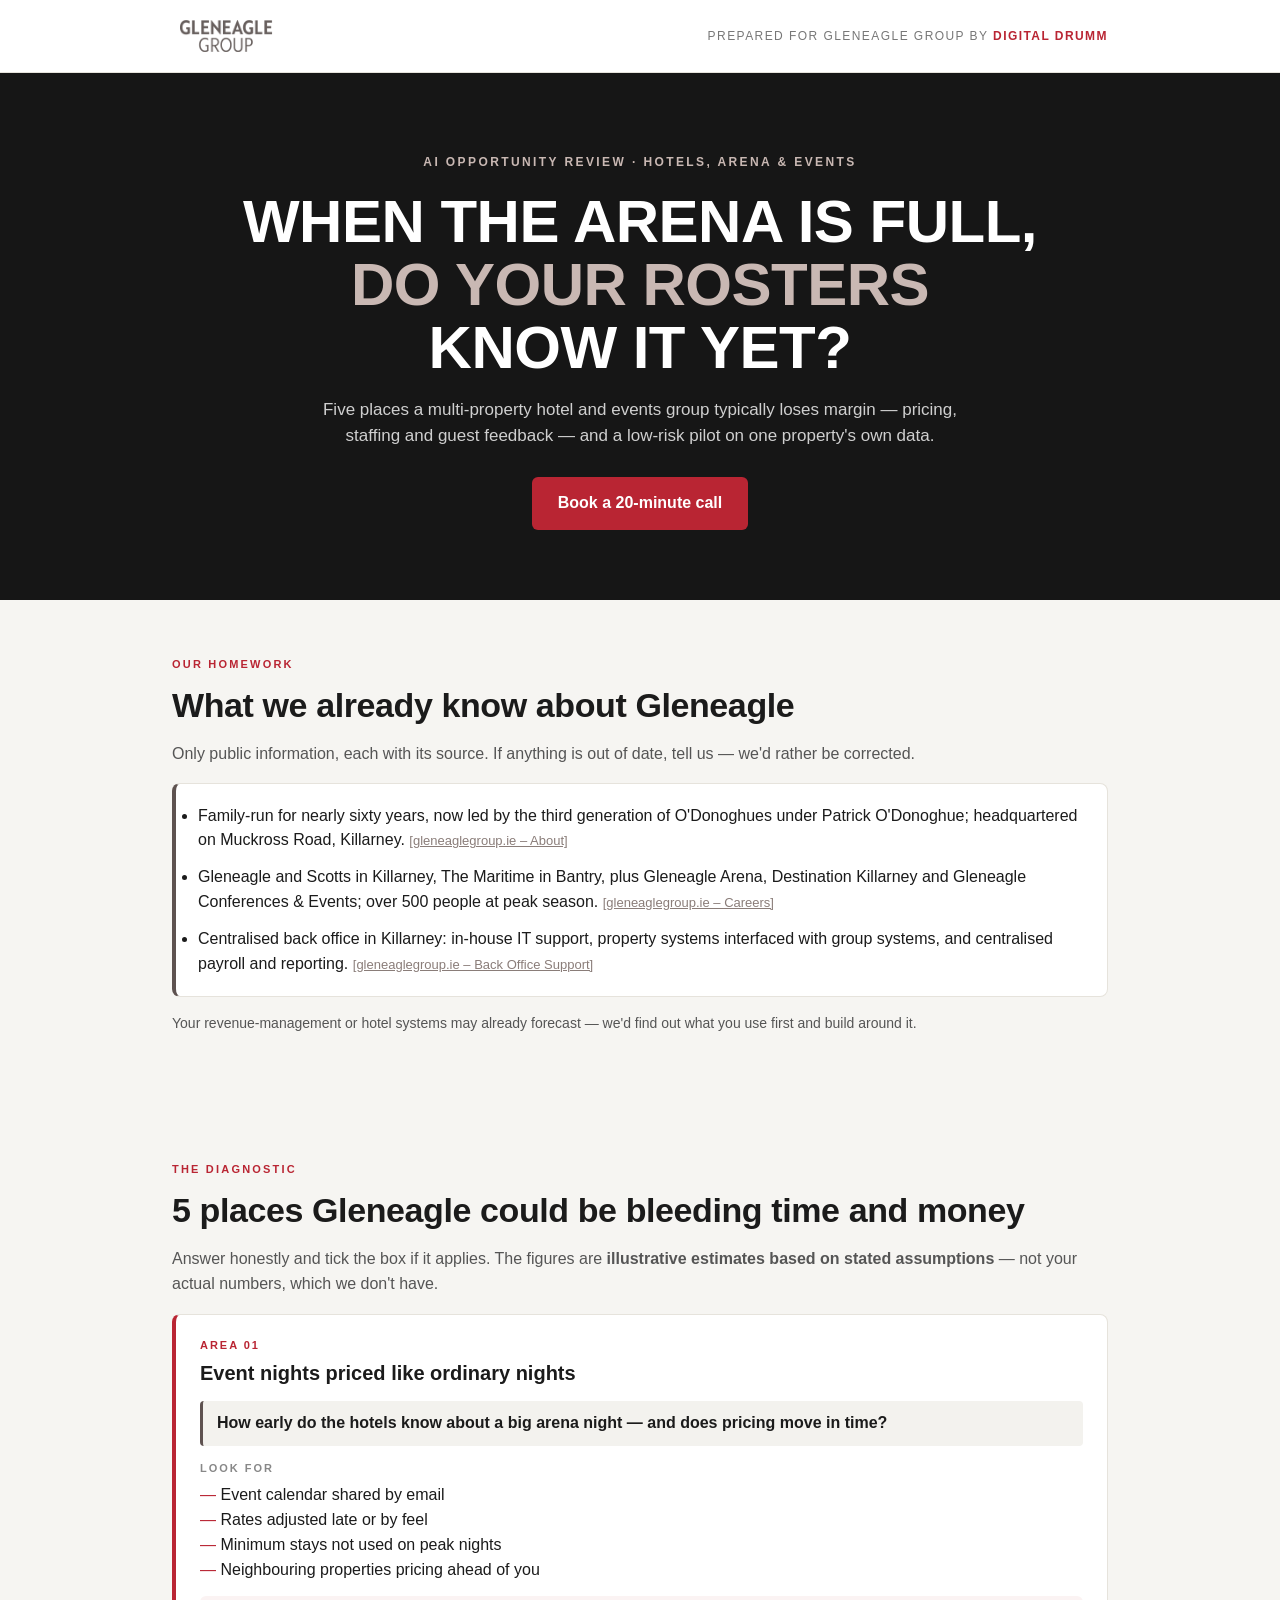
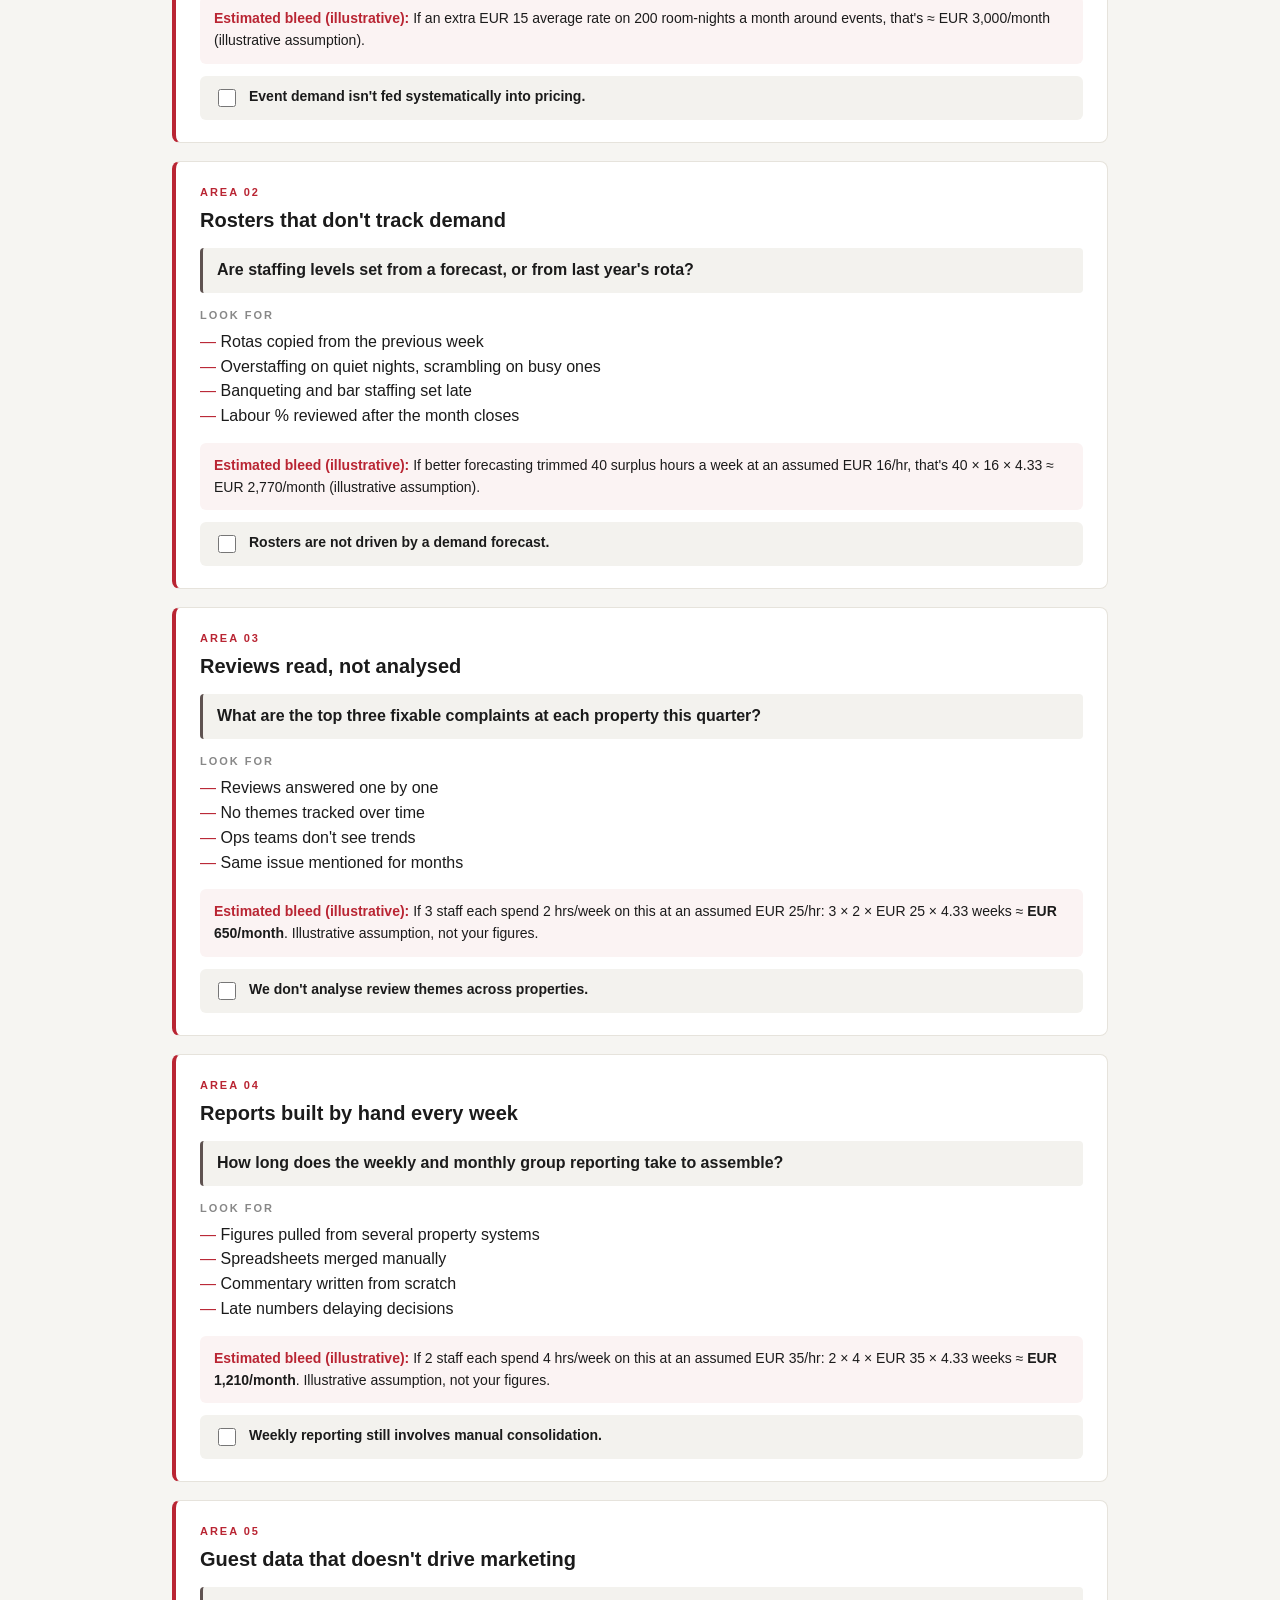
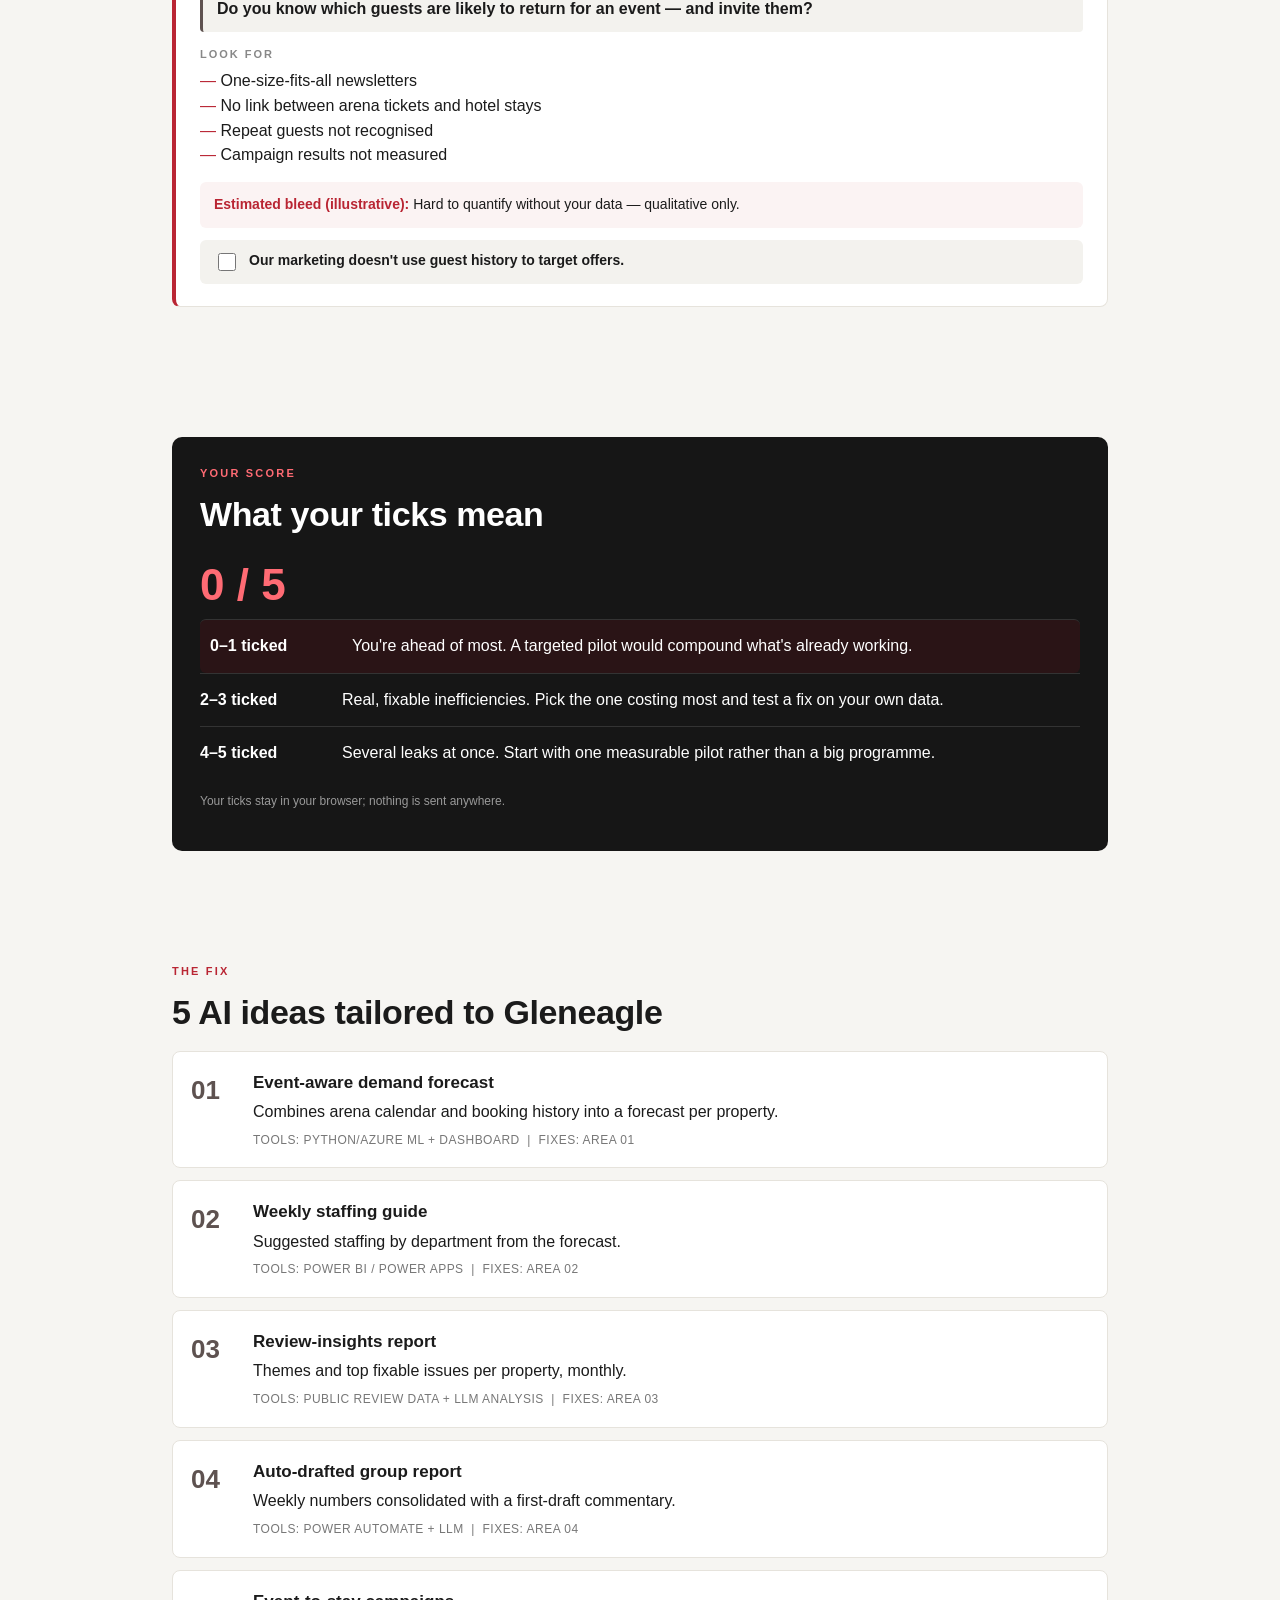
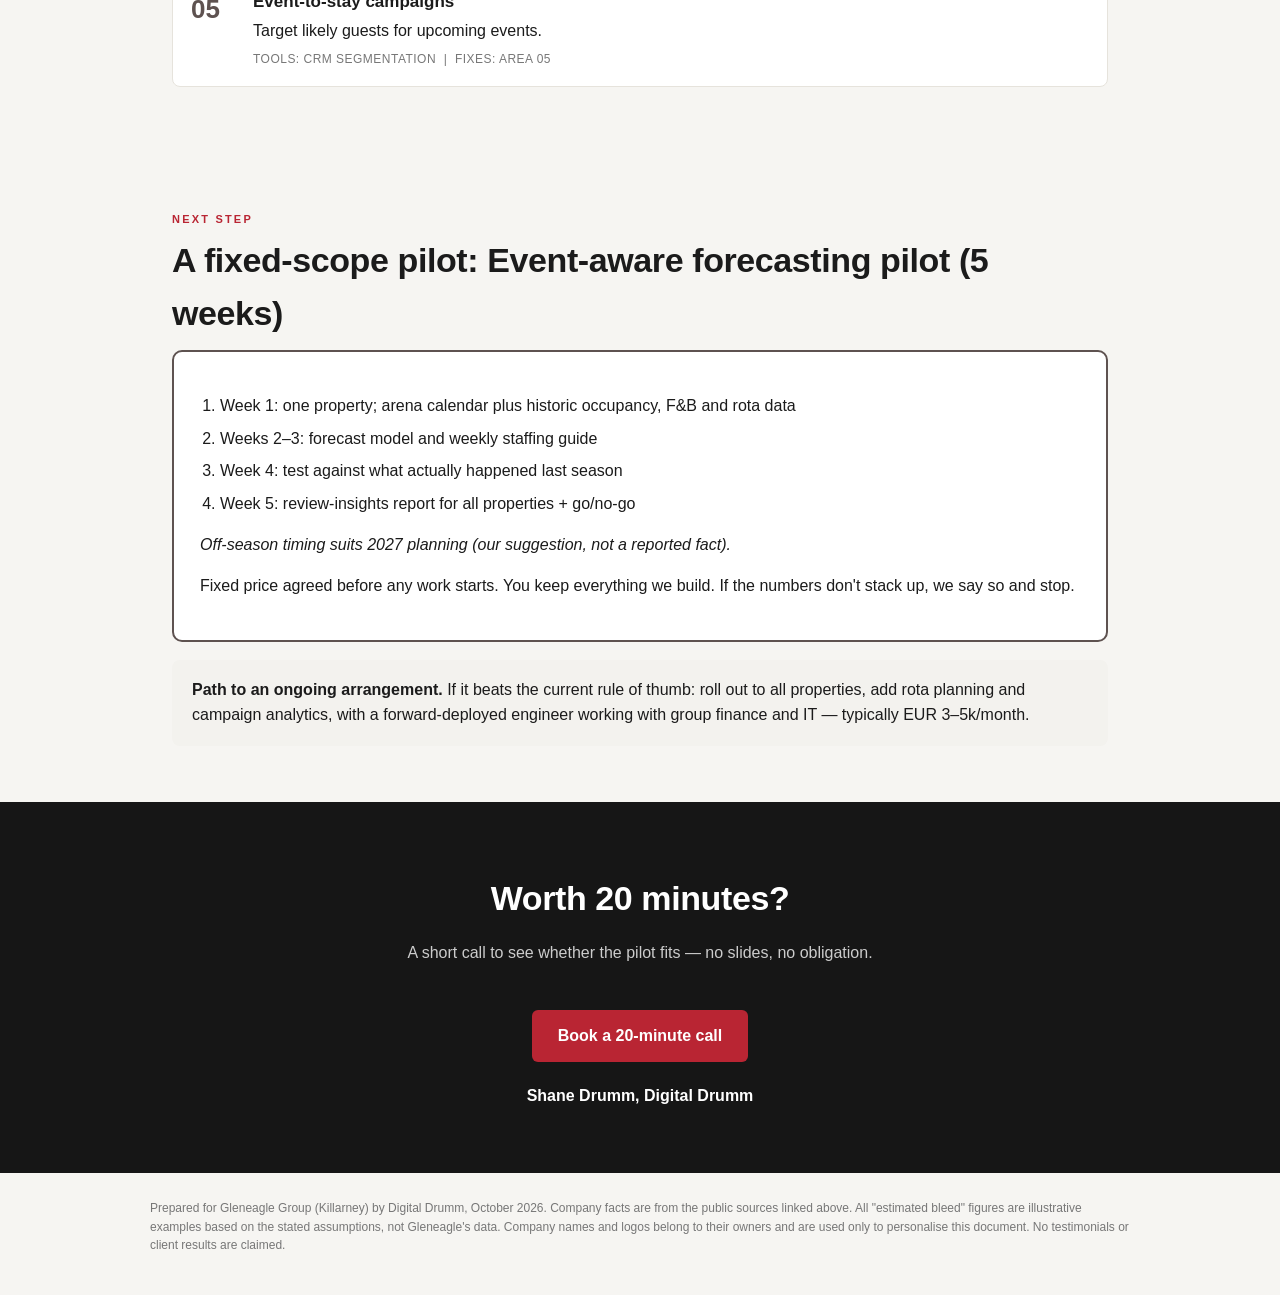
<file: p/lvxez23u6kd2/index.html>
<!doctype html><html lang="en-IE"><head><meta charset="utf-8"><meta name="viewport" content="width=device-width,initial-scale=1">
<meta name="robots" content="noindex,nofollow"><title>Gleneagle Group · AI opportunity review · Digital Drumm</title>
<style>:root{--c1:#5e5250;--c2:#8a7d79;--c2h:#c9b8b3}
*{box-sizing:border-box}body{margin:0;font-family:Inter,-apple-system,Segoe UI,Roboto,Helvetica,Arial,sans-serif;color:#1b1b1b;background:#f6f5f2;line-height:1.55}
a{color:var(--c2)}.wrap{max-width:980px;margin:0 auto;padding:0 22px}
.cobrand{background:#fff;border-bottom:1px solid #e6e3dc}.cobrand .wrap{display:flex;align-items:center;justify-content:space-between;gap:16px;padding:14px 22px;flex-wrap:wrap}
.cobrand img{max-height:44px;max-width:220px}.wm{font-weight:800;font-size:20px;color:var(--c1);letter-spacing:-.3px}
.prep{font-size:12px;letter-spacing:.12em;text-transform:uppercase;color:#777}.prep b{color:#B92533}
.hero{background:#161616;color:#fff;padding:80px 0 70px;text-align:center}
.kick{color:var(--c2h);font-size:12px;letter-spacing:.2em;text-transform:uppercase;font-weight:700}
.hero h1{font-size:clamp(34px,6vw,60px);line-height:1.05;margin:18px 0;font-weight:900;text-transform:uppercase;letter-spacing:-.5px}
.hero h1 span{color:var(--c2h)}.hero p{max-width:640px;margin:0 auto;color:#cfcfcf;font-size:17px}
.btn{display:inline-block;background:#B92533;color:#fff;text-decoration:none;font-weight:700;padding:14px 26px;border-radius:6px;margin-top:28px}
.btn.alt{background:var(--c1)}
section{padding:56px 0}.eyebrow{color:#B92533;font-size:11px;letter-spacing:.2em;font-weight:800;text-transform:uppercase}
h2{font-size:clamp(24px,3.5vw,34px);margin:6px 0 10px;letter-spacing:-.4px}.lead{color:#555;margin-top:0}
.facts{background:#fff;border:1px solid #e6e3dc;border-left:4px solid var(--c1);border-radius:8px;padding:8px 22px}
.facts li{margin:12px 0}.facts .src{font-size:13px;white-space:nowrap}.note{font-size:14px;color:#555;margin-top:14px}
.area{background:#fff;border:1px solid #e6e3dc;border-left:4px solid #B92533;border-radius:8px;padding:22px 24px;margin:18px 0}
.area .n{color:#B92533;font-size:11px;font-weight:800;letter-spacing:.18em}.area h3{margin:4px 0 12px;font-size:20px}
.q{background:#f3f2ee;border-left:3px solid var(--c1);padding:10px 14px;font-weight:600;margin:0 0 14px;border-radius:4px}
.lf{font-size:11px;letter-spacing:.18em;color:#888;font-weight:700}.area ul{list-style:none;padding:0;margin:6px 0 14px}.area ul li:before{content:"— ";color:#B92533}
.bleed{background:#fbf3f3;border-radius:6px;padding:12px 14px;font-size:14px}.bleed b{color:#B92533}
.chk{display:flex;gap:10px;align-items:flex-start;background:#f3f2ee;margin-top:12px;padding:10px 14px;border-radius:6px;font-weight:600;font-size:14px;cursor:pointer}
.chk input{margin-top:3px;width:18px;height:18px;accent-color:#B92533}
.score{background:#161616;color:#fff;border-radius:10px;padding:28px}.score .big{font-size:44px;font-weight:900;color:#ff6b74}
.tier{display:grid;grid-template-columns:130px 1fr;gap:12px;border-top:1px solid #333;padding:14px 0}.tier b{color:#fff}.tier.on{background:#2a1416;border-radius:6px;padding:14px 10px}
.idea{display:grid;grid-template-columns:48px 1fr;gap:14px;background:#fff;border:1px solid #e6e3dc;border-radius:8px;padding:18px;margin:12px 0}
.idea .num{font-size:26px;font-weight:900;color:var(--c1)}.idea h4{margin:0 0 4px;font-size:17px}.meta{font-size:12px;color:#777;letter-spacing:.04em;margin-top:6px;text-transform:uppercase}
.pilot{background:#fff;border:2px solid var(--c1);border-radius:10px;padding:26px}.pilot ol{padding-left:20px}.pilot li{margin:8px 0}
.ret{background:#f3f2ee;border-radius:8px;padding:18px 20px;margin-top:18px}
.cta{background:#161616;color:#fff;text-align:center;padding:64px 0}.cta h2{color:#fff}.cta p{color:#ccc}
.sig{margin-top:22px;font-weight:700}.disc{font-size:12px;color:#777;padding:26px 0 40px}
@media(max-width:640px){.tier{grid-template-columns:1fr}.hero{padding:56px 0}.idea{grid-template-columns:1fr}}
</style></head><body>
<div class="cobrand"><div class="wrap"><img src="assets/logo.png" alt="Gleneagle Group logo"><div class="prep">Prepared for Gleneagle Group by <b>Digital Drumm</b></div></div></div>
<header class="hero"><div class="wrap"><div class="kick">AI opportunity review · Hotels, arena &amp; events</div>
<h1>When the arena is full,<br><span>do your rosters</span><br>know it yet?</h1><p>Five places a multi-property hotel and events group typically loses margin — pricing, staffing and guest feedback — and a low-risk pilot on one property&#x27;s own data.</p>
<a class="btn" href="#book">Book a 20-minute call</a></div></header>
<main class="wrap">
<section><div class="eyebrow">Our homework</div><h2>What we already know about Gleneagle</h2>
<p class="lead">Only public information, each with its source. If anything is out of date, tell us — we'd rather be corrected.</p>
<ul class="facts"><li>Family-run for nearly sixty years, now led by the third generation of O&#x27;Donoghues under Patrick O&#x27;Donoghue; headquartered on Muckross Road, Killarney. <a class="src" href="https://www.gleneaglegroup.ie/en/about-us/" target="_blank" rel="noopener">[gleneaglegroup.ie – About]</a></li><li>Gleneagle and Scotts in Killarney, The Maritime in Bantry, plus Gleneagle Arena, Destination Killarney and Gleneagle Conferences &amp; Events; over 500 people at peak season. <a class="src" href="https://www.gleneaglegroup.ie/en/careers-gleneagle-group/" target="_blank" rel="noopener">[gleneaglegroup.ie – Careers]</a></li><li>Centralised back office in Killarney: in-house IT support, property systems interfaced with group systems, and centralised payroll and reporting. <a class="src" href="https://www.gleneaglegroup.ie/en/back-office-support/" target="_blank" rel="noopener">[gleneaglegroup.ie – Back Office Support]</a></li></ul><p class="note">Your revenue-management or hotel systems may already forecast — we&#x27;d find out what you use first and build around it.</p></section>
<section><div class="eyebrow">The diagnostic</div><h2>5 places Gleneagle could be bleeding time and money</h2>
<p class="lead">Answer honestly and tick the box if it applies. The figures are <strong>illustrative estimates based on stated assumptions</strong> — not your actual numbers, which we don't have.</p>
<div class="area"><div class="n">AREA 01</div><h3>Event nights priced like ordinary nights</h3><p class="q">How early do the hotels know about a big arena night — and does pricing move in time?</p><div class="lf">LOOK FOR</div><ul><li>Event calendar shared by email</li><li>Rates adjusted late or by feel</li><li>Minimum stays not used on peak nights</li><li>Neighbouring properties pricing ahead of you</li></ul>
<div class="bleed"><b>Estimated bleed (illustrative):</b> If an extra EUR 15 average rate on 200 room-nights a month around events, that&#x27;s ≈ EUR 3,000/month (illustrative assumption).</div>
<label class="chk"><input type="checkbox" class="sc"> Event demand isn&#x27;t fed systematically into pricing.</label></div><div class="area"><div class="n">AREA 02</div><h3>Rosters that don&#x27;t track demand</h3><p class="q">Are staffing levels set from a forecast, or from last year&#x27;s rota?</p><div class="lf">LOOK FOR</div><ul><li>Rotas copied from the previous week</li><li>Overstaffing on quiet nights, scrambling on busy ones</li><li>Banqueting and bar staffing set late</li><li>Labour % reviewed after the month closes</li></ul>
<div class="bleed"><b>Estimated bleed (illustrative):</b> If better forecasting trimmed 40 surplus hours a week at an assumed EUR 16/hr, that&#x27;s 40 × 16 × 4.33 ≈ EUR 2,770/month (illustrative assumption).</div>
<label class="chk"><input type="checkbox" class="sc"> Rosters are not driven by a demand forecast.</label></div><div class="area"><div class="n">AREA 03</div><h3>Reviews read, not analysed</h3><p class="q">What are the top three fixable complaints at each property this quarter?</p><div class="lf">LOOK FOR</div><ul><li>Reviews answered one by one</li><li>No themes tracked over time</li><li>Ops teams don&#x27;t see trends</li><li>Same issue mentioned for months</li></ul>
<div class="bleed"><b>Estimated bleed (illustrative):</b> If 3 staff each spend 2 hrs/week on this at an assumed EUR 25/hr: 3 × 2 × EUR 25 × 4.33 weeks ≈ <strong>EUR 650/month</strong>. Illustrative assumption, not your figures.</div>
<label class="chk"><input type="checkbox" class="sc"> We don&#x27;t analyse review themes across properties.</label></div><div class="area"><div class="n">AREA 04</div><h3>Reports built by hand every week</h3><p class="q">How long does the weekly and monthly group reporting take to assemble?</p><div class="lf">LOOK FOR</div><ul><li>Figures pulled from several property systems</li><li>Spreadsheets merged manually</li><li>Commentary written from scratch</li><li>Late numbers delaying decisions</li></ul>
<div class="bleed"><b>Estimated bleed (illustrative):</b> If 2 staff each spend 4 hrs/week on this at an assumed EUR 35/hr: 2 × 4 × EUR 35 × 4.33 weeks ≈ <strong>EUR 1,210/month</strong>. Illustrative assumption, not your figures.</div>
<label class="chk"><input type="checkbox" class="sc"> Weekly reporting still involves manual consolidation.</label></div><div class="area"><div class="n">AREA 05</div><h3>Guest data that doesn&#x27;t drive marketing</h3><p class="q">Do you know which guests are likely to return for an event — and invite them?</p><div class="lf">LOOK FOR</div><ul><li>One-size-fits-all newsletters</li><li>No link between arena tickets and hotel stays</li><li>Repeat guests not recognised</li><li>Campaign results not measured</li></ul>
<div class="bleed"><b>Estimated bleed (illustrative):</b> Hard to quantify without your data — qualitative only.</div>
<label class="chk"><input type="checkbox" class="sc"> Our marketing doesn&#x27;t use guest history to target offers.</label></div></section>
<section><div class="score"><div class="eyebrow" style="color:#ff6b74">Your score</div><h2 style="color:#fff">What your ticks mean</h2>
<div class="big"><span id="cnt">0</span> / 5</div>
<div class="tier" data-t="0"><b>0–1 ticked</b><span>You're ahead of most. A targeted pilot would compound what's already working.</span></div>
<div class="tier" data-t="2"><b>2–3 ticked</b><span>Real, fixable inefficiencies. Pick the one costing most and test a fix on your own data.</span></div>
<div class="tier" data-t="4"><b>4–5 ticked</b><span>Several leaks at once. Start with one measurable pilot rather than a big programme.</span></div>
<p style="font-size:12px;color:#999">Your ticks stay in your browser; nothing is sent anywhere.</p></div></section>
<section><div class="eyebrow">The fix</div><h2>5 AI ideas tailored to Gleneagle</h2><div class="idea"><div class="num">01</div><div><h4>Event-aware demand forecast</h4><div>Combines arena calendar and booking history into a forecast per property.</div><div class="meta">Tools: Python/Azure ML + dashboard &nbsp;|&nbsp; Fixes: Area 01</div></div></div><div class="idea"><div class="num">02</div><div><h4>Weekly staffing guide</h4><div>Suggested staffing by department from the forecast.</div><div class="meta">Tools: Power BI / Power Apps &nbsp;|&nbsp; Fixes: Area 02</div></div></div><div class="idea"><div class="num">03</div><div><h4>Review-insights report</h4><div>Themes and top fixable issues per property, monthly.</div><div class="meta">Tools: Public review data + LLM analysis &nbsp;|&nbsp; Fixes: Area 03</div></div></div><div class="idea"><div class="num">04</div><div><h4>Auto-drafted group report</h4><div>Weekly numbers consolidated with a first-draft commentary.</div><div class="meta">Tools: Power Automate + LLM &nbsp;|&nbsp; Fixes: Area 04</div></div></div><div class="idea"><div class="num">05</div><div><h4>Event-to-stay campaigns</h4><div>Target likely guests for upcoming events.</div><div class="meta">Tools: CRM segmentation &nbsp;|&nbsp; Fixes: Area 05</div></div></div></section>
<section><div class="eyebrow">Next step</div><h2>A fixed-scope pilot: Event-aware forecasting pilot (5 weeks)</h2>
<div class="pilot"><ol><li>Week 1: one property; arena calendar plus historic occupancy, F&amp;B and rota data</li><li>Weeks 2–3: forecast model and weekly staffing guide</li><li>Week 4: test against what actually happened last season</li><li>Week 5: review-insights report for all properties + go/no-go</li></ol><p><em>Off-season timing suits 2027 planning (our suggestion, not a reported fact).</em></p><p>Fixed price agreed before any work starts. You keep everything we build. If the numbers don't stack up, we say so and stop.</p></div>
<div class="ret"><strong>Path to an ongoing arrangement.</strong> If it beats the current rule of thumb: roll out to all properties, add rota planning and campaign analytics, with a forward-deployed engineer working with group finance and IT — typically EUR 3–5k/month.</div></section>
</main>
<div class="cta"><div class="wrap"><h2>Worth 20 minutes?</h2><p>A short call to see whether the pilot fits — no slides, no obligation.</p>
<a class="btn" href="#book">Book a 20-minute call</a><div class="sig">Shane Drumm, Digital Drumm</div></div></div>
<div class="wrap disc">Prepared for Gleneagle Group (Killarney) by Digital Drumm, October 2026. Company facts are from the public sources linked above. All "estimated bleed" figures are illustrative examples based on the stated assumptions, not Gleneagle's data. Company names and logos belong to their owners and are used only to personalise this document. No testimonials or client results are claimed.</div>
<script>var b=document.querySelectorAll('.sc'),c=document.getElementById('cnt'),t=document.querySelectorAll('.tier');function u(){var n=0;b.forEach(function(x){if(x.checked)n++});c.textContent=n;t.forEach(function(x){var k=+x.dataset.t;x.classList.toggle('on',n>=k&&n<=k+1)})}b.forEach(function(x){x.addEventListener('change',u)});u();</script>
</body></html>
</file>
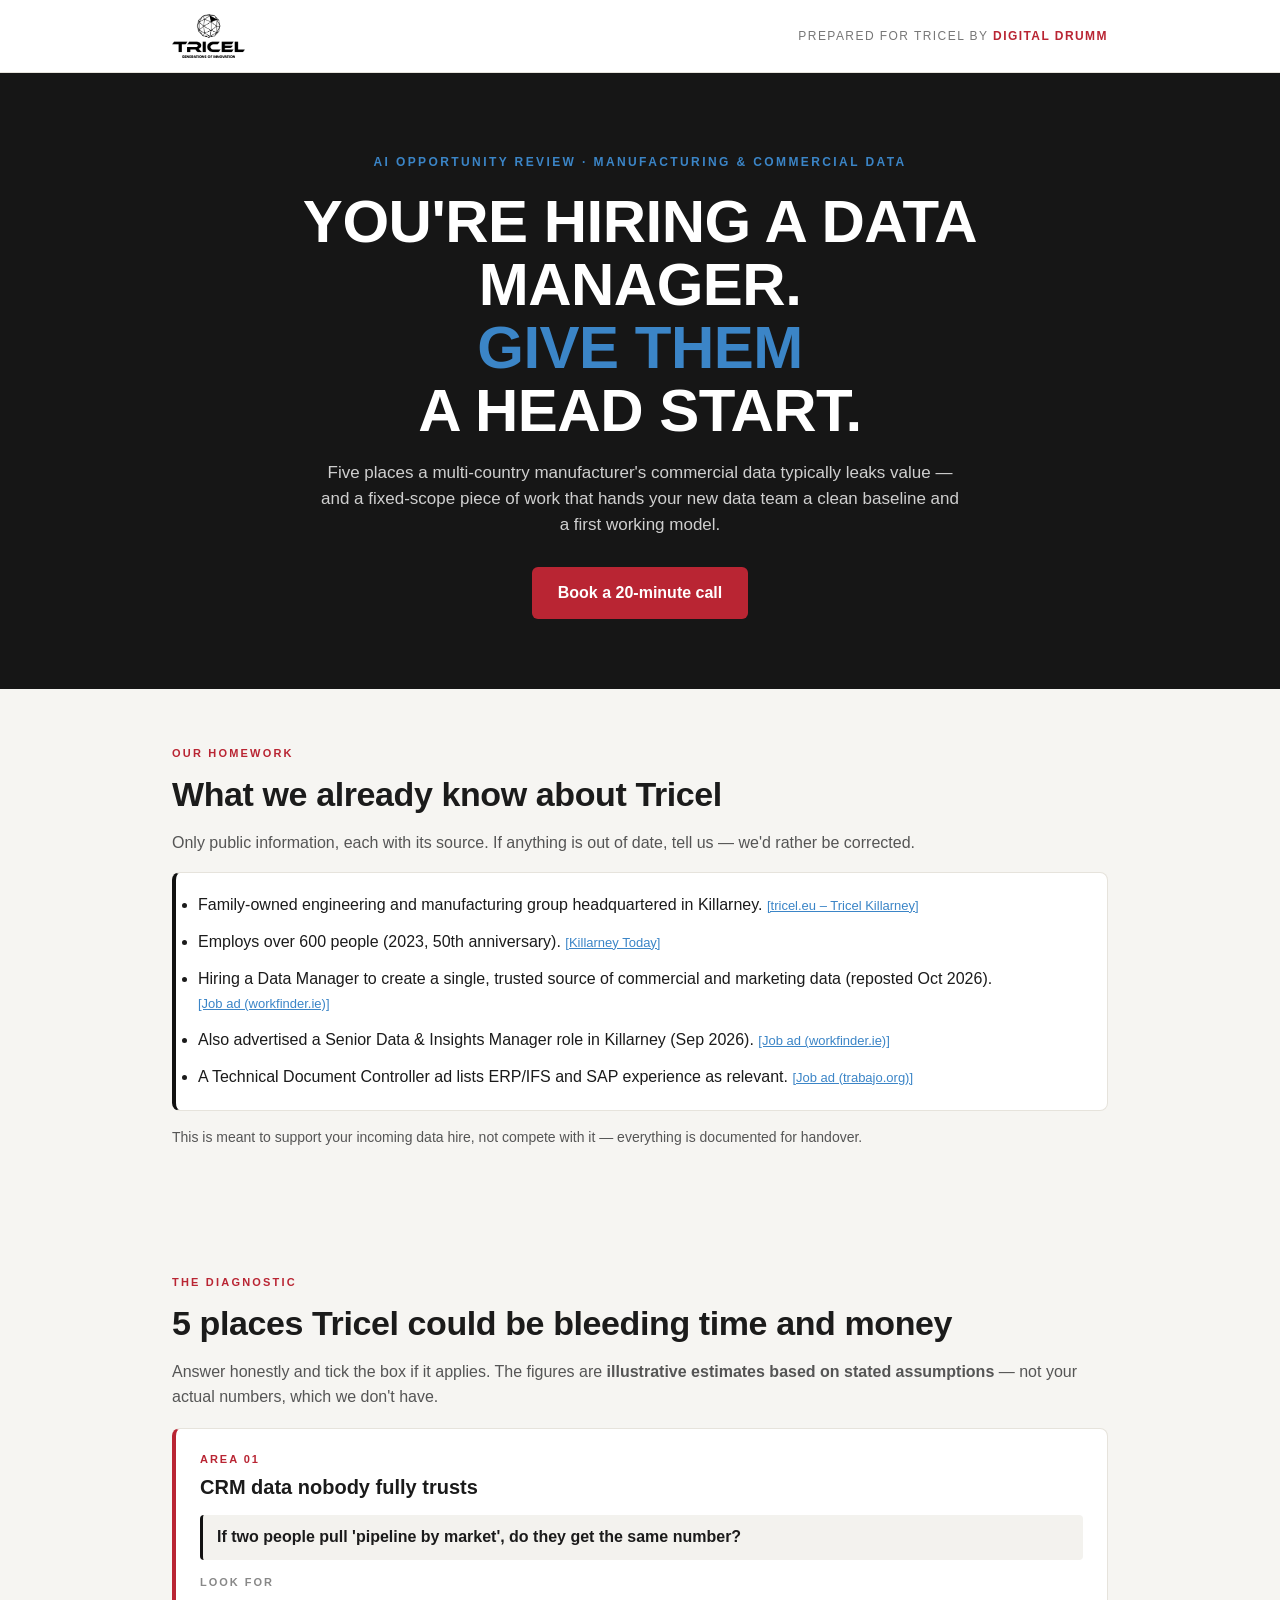
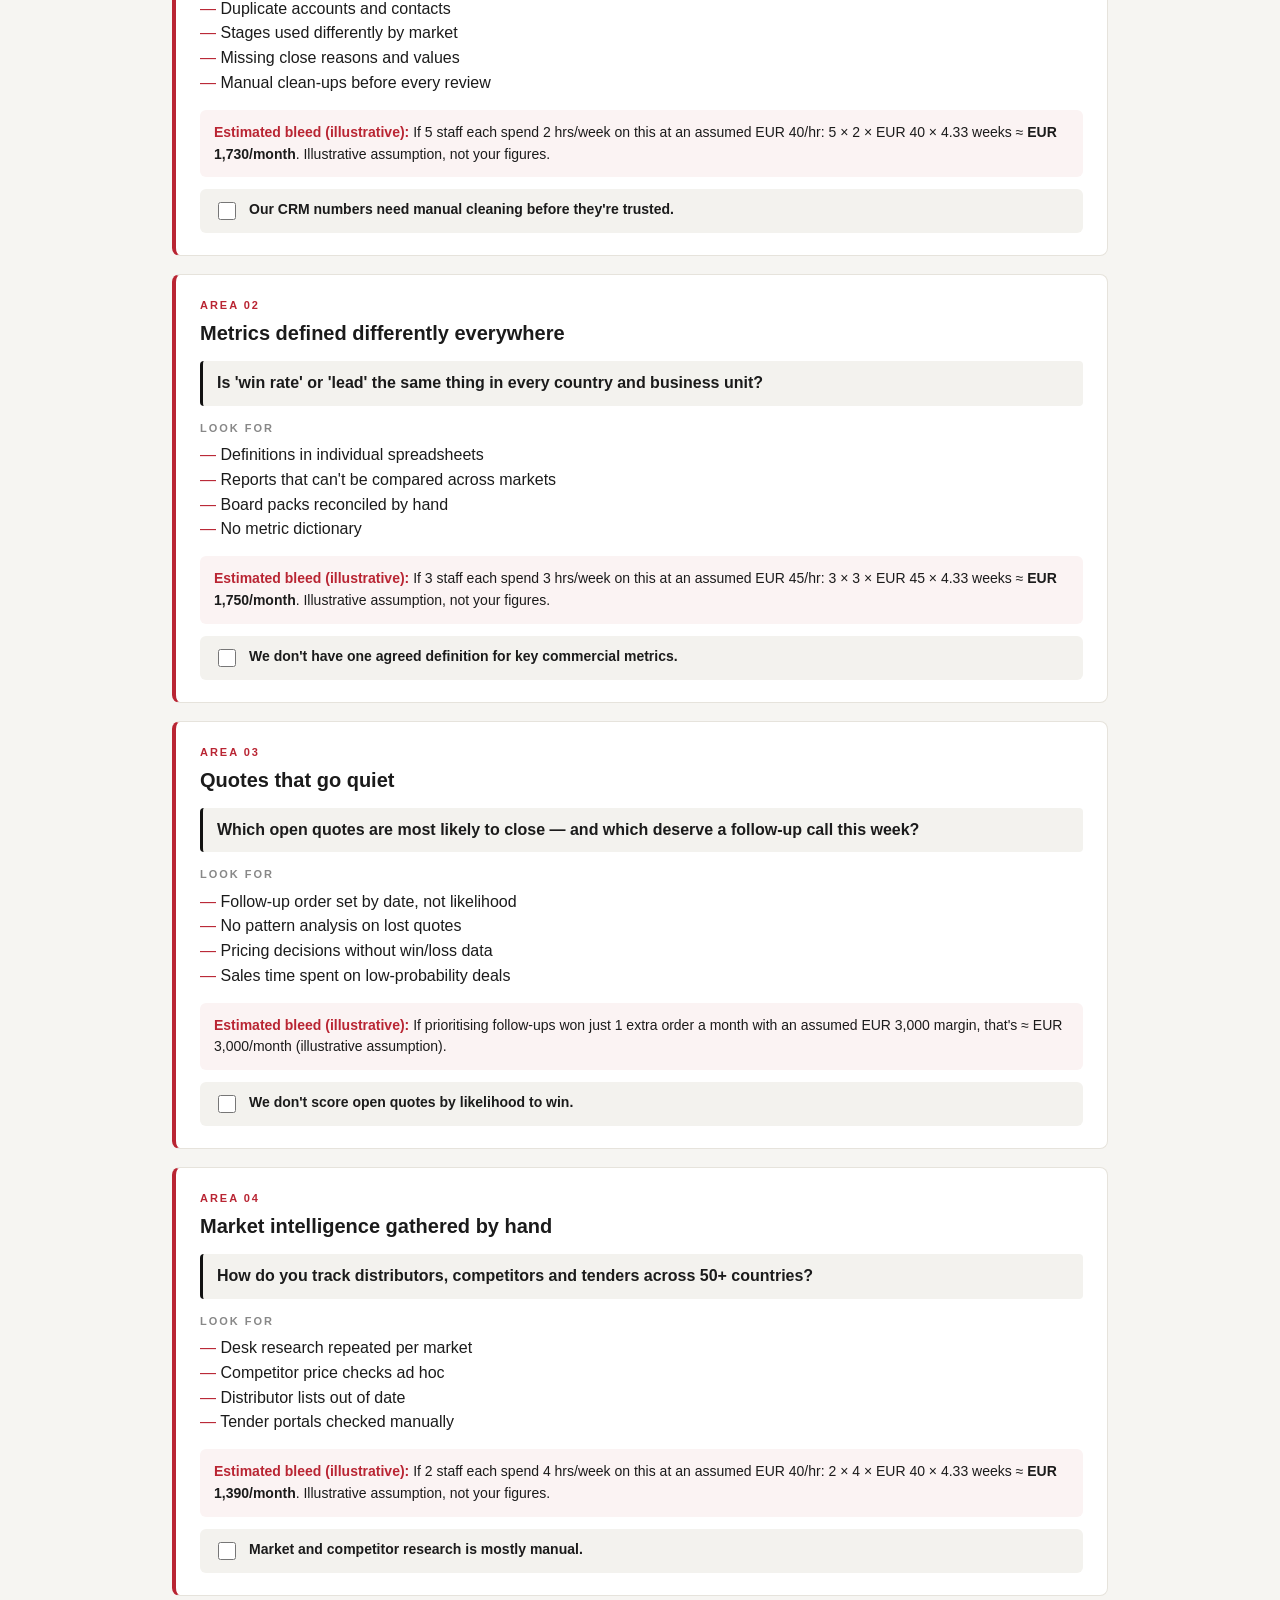
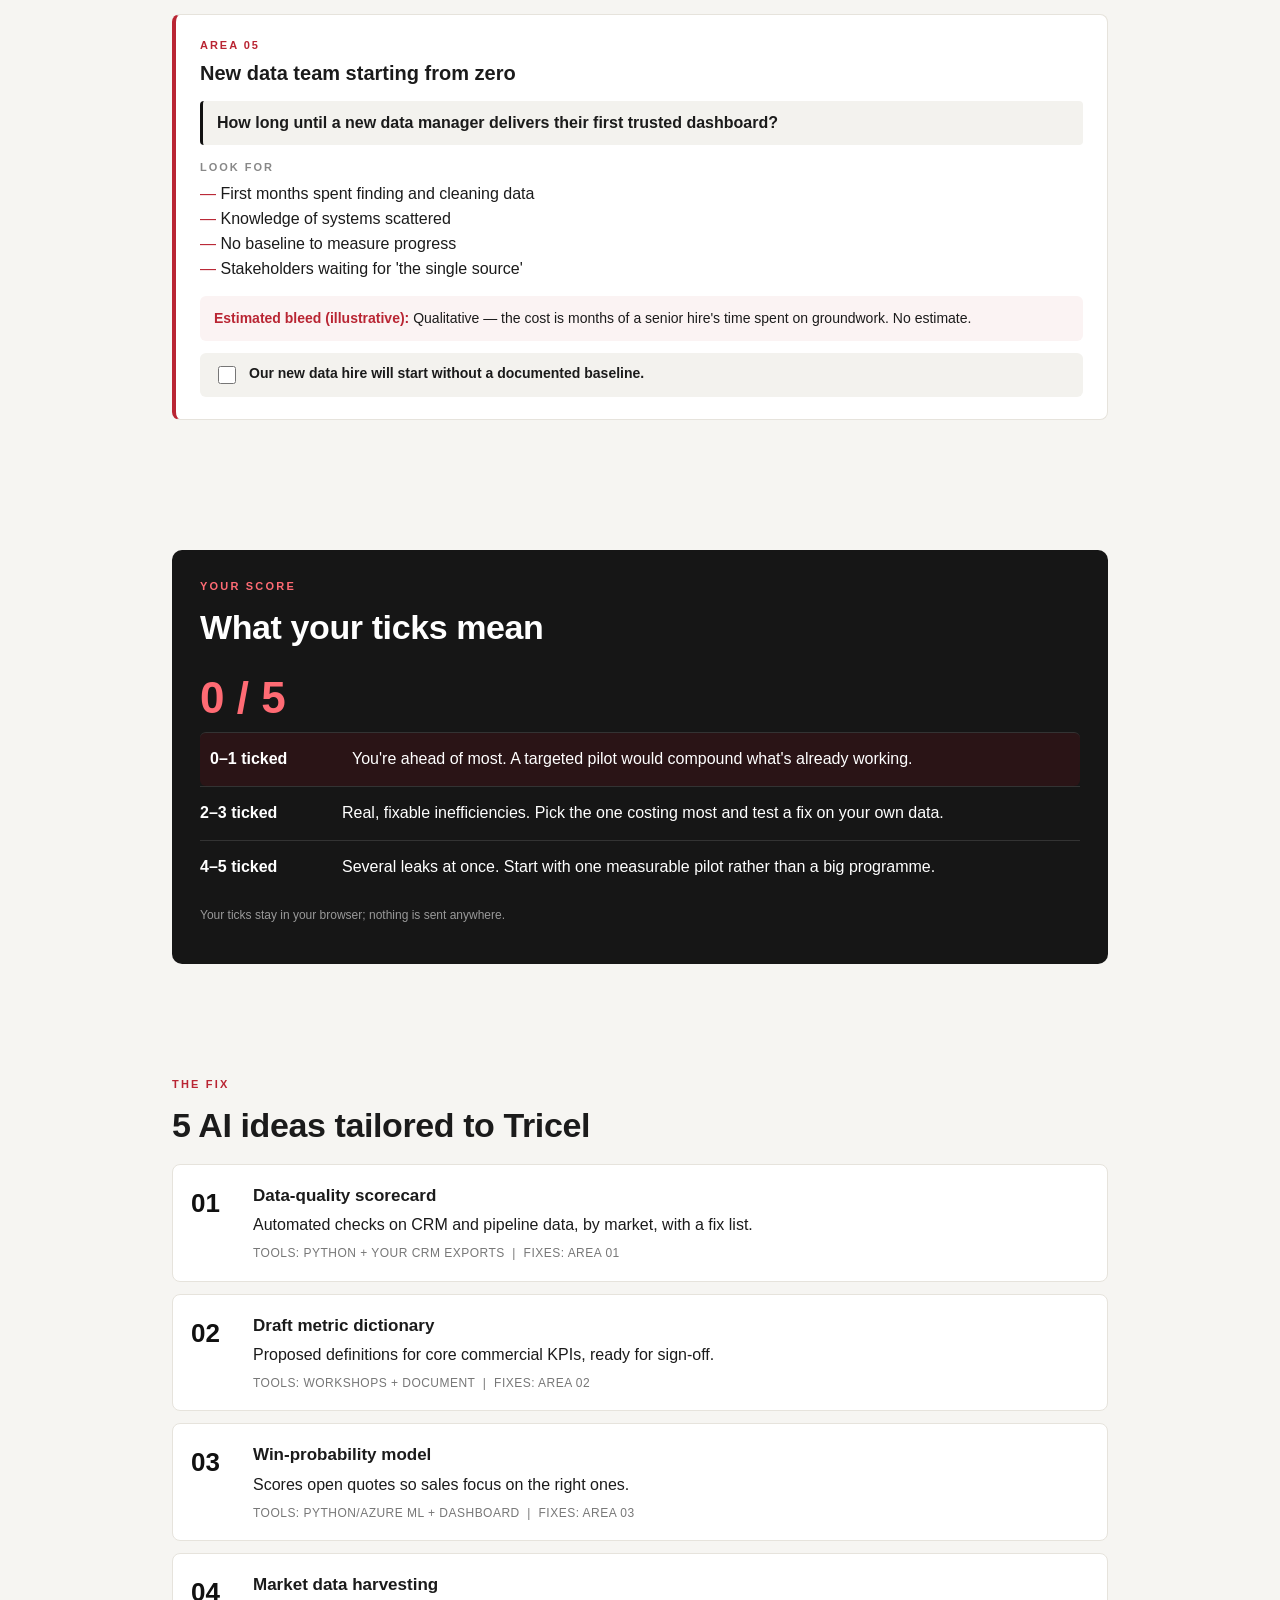
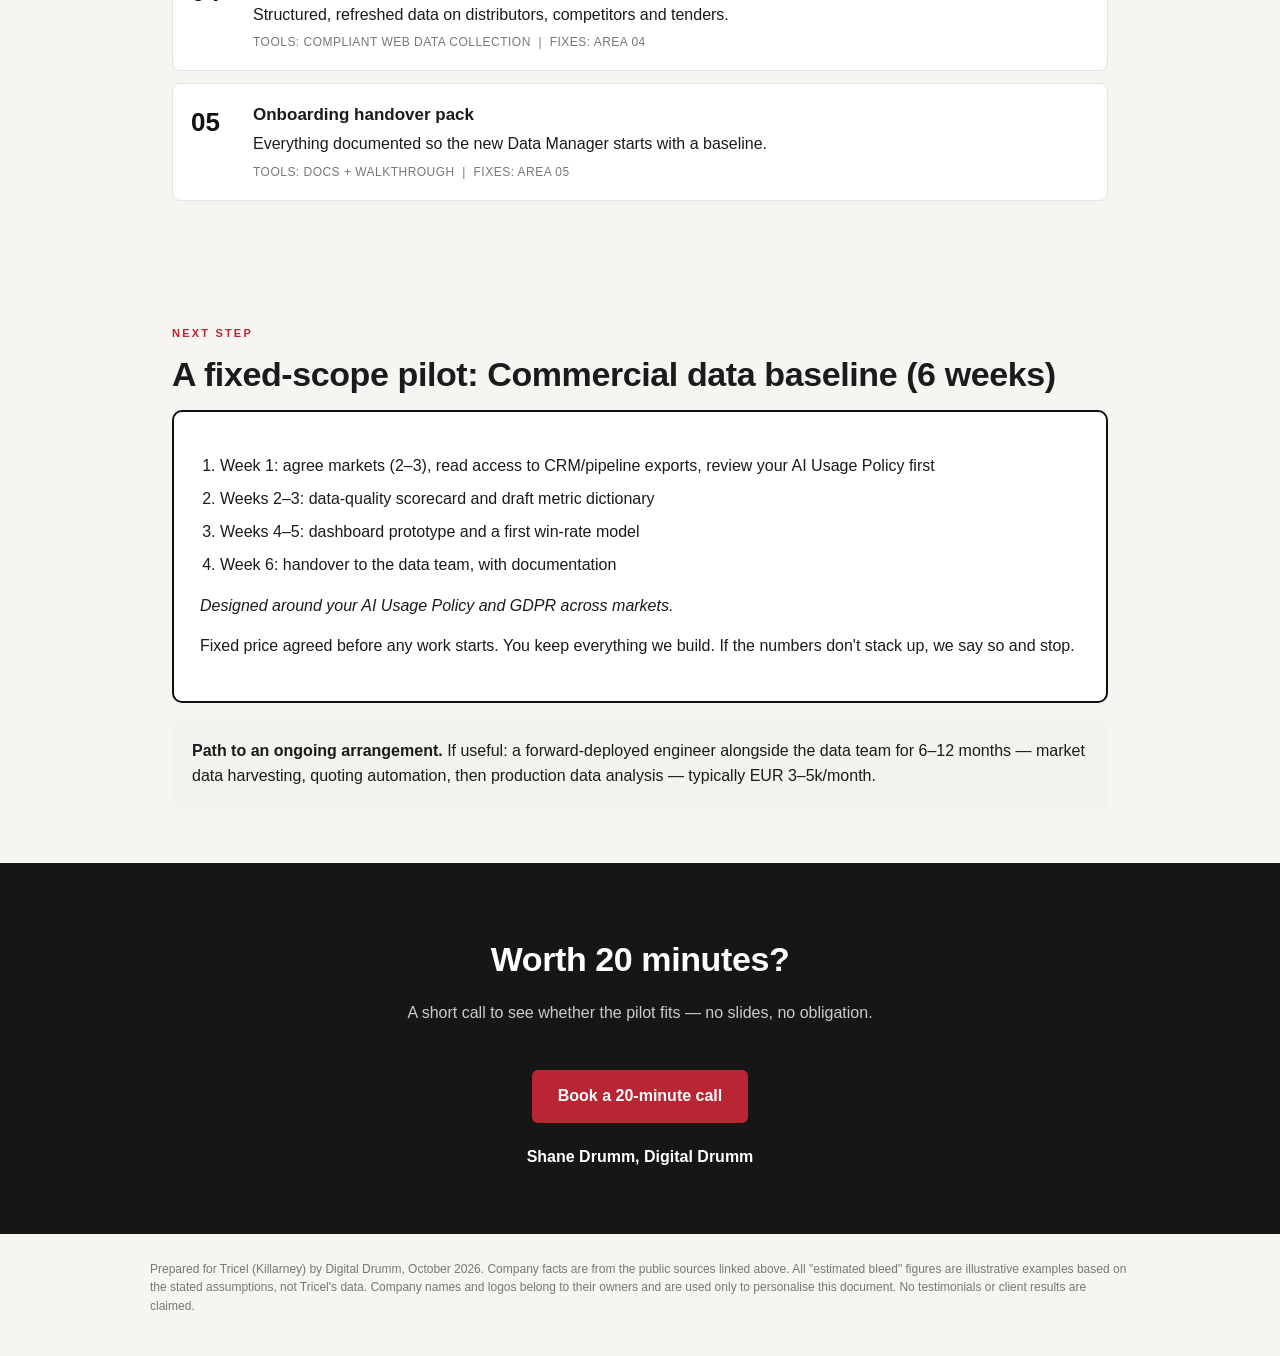
<file: p/s0p6u4myqbda/index.html>
<!doctype html><html lang="en-IE"><head><meta charset="utf-8"><meta name="viewport" content="width=device-width,initial-scale=1">
<meta name="robots" content="noindex,nofollow"><title>Tricel · AI opportunity review · Digital Drumm</title>
<style>:root{--c1:#111111;--c2:#3B85C7;--c2h:#3B85C7}
*{box-sizing:border-box}body{margin:0;font-family:Inter,-apple-system,Segoe UI,Roboto,Helvetica,Arial,sans-serif;color:#1b1b1b;background:#f6f5f2;line-height:1.55}
a{color:var(--c2)}.wrap{max-width:980px;margin:0 auto;padding:0 22px}
.cobrand{background:#fff;border-bottom:1px solid #e6e3dc}.cobrand .wrap{display:flex;align-items:center;justify-content:space-between;gap:16px;padding:14px 22px;flex-wrap:wrap}
.cobrand img{max-height:44px;max-width:220px}.wm{font-weight:800;font-size:20px;color:var(--c1);letter-spacing:-.3px}
.prep{font-size:12px;letter-spacing:.12em;text-transform:uppercase;color:#777}.prep b{color:#B92533}
.hero{background:#161616;color:#fff;padding:80px 0 70px;text-align:center}
.kick{color:var(--c2h);font-size:12px;letter-spacing:.2em;text-transform:uppercase;font-weight:700}
.hero h1{font-size:clamp(34px,6vw,60px);line-height:1.05;margin:18px 0;font-weight:900;text-transform:uppercase;letter-spacing:-.5px}
.hero h1 span{color:var(--c2h)}.hero p{max-width:640px;margin:0 auto;color:#cfcfcf;font-size:17px}
.btn{display:inline-block;background:#B92533;color:#fff;text-decoration:none;font-weight:700;padding:14px 26px;border-radius:6px;margin-top:28px}
.btn.alt{background:var(--c1)}
section{padding:56px 0}.eyebrow{color:#B92533;font-size:11px;letter-spacing:.2em;font-weight:800;text-transform:uppercase}
h2{font-size:clamp(24px,3.5vw,34px);margin:6px 0 10px;letter-spacing:-.4px}.lead{color:#555;margin-top:0}
.facts{background:#fff;border:1px solid #e6e3dc;border-left:4px solid var(--c1);border-radius:8px;padding:8px 22px}
.facts li{margin:12px 0}.facts .src{font-size:13px;white-space:nowrap}.note{font-size:14px;color:#555;margin-top:14px}
.area{background:#fff;border:1px solid #e6e3dc;border-left:4px solid #B92533;border-radius:8px;padding:22px 24px;margin:18px 0}
.area .n{color:#B92533;font-size:11px;font-weight:800;letter-spacing:.18em}.area h3{margin:4px 0 12px;font-size:20px}
.q{background:#f3f2ee;border-left:3px solid var(--c1);padding:10px 14px;font-weight:600;margin:0 0 14px;border-radius:4px}
.lf{font-size:11px;letter-spacing:.18em;color:#888;font-weight:700}.area ul{list-style:none;padding:0;margin:6px 0 14px}.area ul li:before{content:"— ";color:#B92533}
.bleed{background:#fbf3f3;border-radius:6px;padding:12px 14px;font-size:14px}.bleed b{color:#B92533}
.chk{display:flex;gap:10px;align-items:flex-start;background:#f3f2ee;margin-top:12px;padding:10px 14px;border-radius:6px;font-weight:600;font-size:14px;cursor:pointer}
.chk input{margin-top:3px;width:18px;height:18px;accent-color:#B92533}
.score{background:#161616;color:#fff;border-radius:10px;padding:28px}.score .big{font-size:44px;font-weight:900;color:#ff6b74}
.tier{display:grid;grid-template-columns:130px 1fr;gap:12px;border-top:1px solid #333;padding:14px 0}.tier b{color:#fff}.tier.on{background:#2a1416;border-radius:6px;padding:14px 10px}
.idea{display:grid;grid-template-columns:48px 1fr;gap:14px;background:#fff;border:1px solid #e6e3dc;border-radius:8px;padding:18px;margin:12px 0}
.idea .num{font-size:26px;font-weight:900;color:var(--c1)}.idea h4{margin:0 0 4px;font-size:17px}.meta{font-size:12px;color:#777;letter-spacing:.04em;margin-top:6px;text-transform:uppercase}
.pilot{background:#fff;border:2px solid var(--c1);border-radius:10px;padding:26px}.pilot ol{padding-left:20px}.pilot li{margin:8px 0}
.ret{background:#f3f2ee;border-radius:8px;padding:18px 20px;margin-top:18px}
.cta{background:#161616;color:#fff;text-align:center;padding:64px 0}.cta h2{color:#fff}.cta p{color:#ccc}
.sig{margin-top:22px;font-weight:700}.disc{font-size:12px;color:#777;padding:26px 0 40px}
@media(max-width:640px){.tier{grid-template-columns:1fr}.hero{padding:56px 0}.idea{grid-template-columns:1fr}}
</style></head><body>
<div class="cobrand"><div class="wrap"><img src="assets/logo.png" alt="Tricel logo"><div class="prep">Prepared for Tricel by <b>Digital Drumm</b></div></div></div>
<header class="hero"><div class="wrap"><div class="kick">AI opportunity review · Manufacturing &amp; commercial data</div>
<h1>You&#x27;re hiring a Data Manager.<br><span>Give them</span><br>a head start.</h1><p>Five places a multi-country manufacturer&#x27;s commercial data typically leaks value — and a fixed-scope piece of work that hands your new data team a clean baseline and a first working model.</p>
<a class="btn" href="#book">Book a 20-minute call</a></div></header>
<main class="wrap">
<section><div class="eyebrow">Our homework</div><h2>What we already know about Tricel</h2>
<p class="lead">Only public information, each with its source. If anything is out of date, tell us — we'd rather be corrected.</p>
<ul class="facts"><li>Family-owned engineering and manufacturing group headquartered in Killarney. <a class="src" href="https://tricel.eu/group-organisation/tricel-killarney/" target="_blank" rel="noopener">[tricel.eu – Tricel Killarney]</a></li><li>Employs over 600 people (2023, 50th anniversary). <a class="src" href="https://www.killarneytoday.com/tricel-celebrating-50-years-now-employs-over-600-people/" target="_blank" rel="noopener">[Killarney Today]</a></li><li>Hiring a Data Manager to create a single, trusted source of commercial and marketing data (reposted Oct 2026). <a class="src" href="https://workfinder.ie/data-manager_killarney-c275160/2026-10-tricel_i4229204939" target="_blank" rel="noopener">[Job ad (workfinder.ie)]</a></li><li>Also advertised a Senior Data &amp; Insights Manager role in Killarney (Sep 2026). <a class="src" href="https://workfinder.ie/senior-data_killarney-c275160/2026-09-tricel_i4217274225" target="_blank" rel="noopener">[Job ad (workfinder.ie)]</a></li><li>A Technical Document Controller ad lists ERP/IFS and SAP experience as relevant. <a class="src" href="https://ie.trabajo.org/job-5039-eed7f8b22a6840cefe25c7e16667121c" target="_blank" rel="noopener">[Job ad (trabajo.org)]</a></li></ul><p class="note">This is meant to support your incoming data hire, not compete with it — everything is documented for handover.</p></section>
<section><div class="eyebrow">The diagnostic</div><h2>5 places Tricel could be bleeding time and money</h2>
<p class="lead">Answer honestly and tick the box if it applies. The figures are <strong>illustrative estimates based on stated assumptions</strong> — not your actual numbers, which we don't have.</p>
<div class="area"><div class="n">AREA 01</div><h3>CRM data nobody fully trusts</h3><p class="q">If two people pull &#x27;pipeline by market&#x27;, do they get the same number?</p><div class="lf">LOOK FOR</div><ul><li>Duplicate accounts and contacts</li><li>Stages used differently by market</li><li>Missing close reasons and values</li><li>Manual clean-ups before every review</li></ul>
<div class="bleed"><b>Estimated bleed (illustrative):</b> If 5 staff each spend 2 hrs/week on this at an assumed EUR 40/hr: 5 × 2 × EUR 40 × 4.33 weeks ≈ <strong>EUR 1,730/month</strong>. Illustrative assumption, not your figures.</div>
<label class="chk"><input type="checkbox" class="sc"> Our CRM numbers need manual cleaning before they&#x27;re trusted.</label></div><div class="area"><div class="n">AREA 02</div><h3>Metrics defined differently everywhere</h3><p class="q">Is &#x27;win rate&#x27; or &#x27;lead&#x27; the same thing in every country and business unit?</p><div class="lf">LOOK FOR</div><ul><li>Definitions in individual spreadsheets</li><li>Reports that can&#x27;t be compared across markets</li><li>Board packs reconciled by hand</li><li>No metric dictionary</li></ul>
<div class="bleed"><b>Estimated bleed (illustrative):</b> If 3 staff each spend 3 hrs/week on this at an assumed EUR 45/hr: 3 × 3 × EUR 45 × 4.33 weeks ≈ <strong>EUR 1,750/month</strong>. Illustrative assumption, not your figures.</div>
<label class="chk"><input type="checkbox" class="sc"> We don&#x27;t have one agreed definition for key commercial metrics.</label></div><div class="area"><div class="n">AREA 03</div><h3>Quotes that go quiet</h3><p class="q">Which open quotes are most likely to close — and which deserve a follow-up call this week?</p><div class="lf">LOOK FOR</div><ul><li>Follow-up order set by date, not likelihood</li><li>No pattern analysis on lost quotes</li><li>Pricing decisions without win/loss data</li><li>Sales time spent on low-probability deals</li></ul>
<div class="bleed"><b>Estimated bleed (illustrative):</b> If prioritising follow-ups won just 1 extra order a month with an assumed EUR 3,000 margin, that&#x27;s ≈ EUR 3,000/month (illustrative assumption).</div>
<label class="chk"><input type="checkbox" class="sc"> We don&#x27;t score open quotes by likelihood to win.</label></div><div class="area"><div class="n">AREA 04</div><h3>Market intelligence gathered by hand</h3><p class="q">How do you track distributors, competitors and tenders across 50+ countries?</p><div class="lf">LOOK FOR</div><ul><li>Desk research repeated per market</li><li>Competitor price checks ad hoc</li><li>Distributor lists out of date</li><li>Tender portals checked manually</li></ul>
<div class="bleed"><b>Estimated bleed (illustrative):</b> If 2 staff each spend 4 hrs/week on this at an assumed EUR 40/hr: 2 × 4 × EUR 40 × 4.33 weeks ≈ <strong>EUR 1,390/month</strong>. Illustrative assumption, not your figures.</div>
<label class="chk"><input type="checkbox" class="sc"> Market and competitor research is mostly manual.</label></div><div class="area"><div class="n">AREA 05</div><h3>New data team starting from zero</h3><p class="q">How long until a new data manager delivers their first trusted dashboard?</p><div class="lf">LOOK FOR</div><ul><li>First months spent finding and cleaning data</li><li>Knowledge of systems scattered</li><li>No baseline to measure progress</li><li>Stakeholders waiting for &#x27;the single source&#x27;</li></ul>
<div class="bleed"><b>Estimated bleed (illustrative):</b> Qualitative — the cost is months of a senior hire&#x27;s time spent on groundwork. No estimate.</div>
<label class="chk"><input type="checkbox" class="sc"> Our new data hire will start without a documented baseline.</label></div></section>
<section><div class="score"><div class="eyebrow" style="color:#ff6b74">Your score</div><h2 style="color:#fff">What your ticks mean</h2>
<div class="big"><span id="cnt">0</span> / 5</div>
<div class="tier" data-t="0"><b>0–1 ticked</b><span>You're ahead of most. A targeted pilot would compound what's already working.</span></div>
<div class="tier" data-t="2"><b>2–3 ticked</b><span>Real, fixable inefficiencies. Pick the one costing most and test a fix on your own data.</span></div>
<div class="tier" data-t="4"><b>4–5 ticked</b><span>Several leaks at once. Start with one measurable pilot rather than a big programme.</span></div>
<p style="font-size:12px;color:#999">Your ticks stay in your browser; nothing is sent anywhere.</p></div></section>
<section><div class="eyebrow">The fix</div><h2>5 AI ideas tailored to Tricel</h2><div class="idea"><div class="num">01</div><div><h4>Data-quality scorecard</h4><div>Automated checks on CRM and pipeline data, by market, with a fix list.</div><div class="meta">Tools: Python + your CRM exports &nbsp;|&nbsp; Fixes: Area 01</div></div></div><div class="idea"><div class="num">02</div><div><h4>Draft metric dictionary</h4><div>Proposed definitions for core commercial KPIs, ready for sign-off.</div><div class="meta">Tools: Workshops + document &nbsp;|&nbsp; Fixes: Area 02</div></div></div><div class="idea"><div class="num">03</div><div><h4>Win-probability model</h4><div>Scores open quotes so sales focus on the right ones.</div><div class="meta">Tools: Python/Azure ML + dashboard &nbsp;|&nbsp; Fixes: Area 03</div></div></div><div class="idea"><div class="num">04</div><div><h4>Market data harvesting</h4><div>Structured, refreshed data on distributors, competitors and tenders.</div><div class="meta">Tools: Compliant web data collection &nbsp;|&nbsp; Fixes: Area 04</div></div></div><div class="idea"><div class="num">05</div><div><h4>Onboarding handover pack</h4><div>Everything documented so the new Data Manager starts with a baseline.</div><div class="meta">Tools: Docs + walkthrough &nbsp;|&nbsp; Fixes: Area 05</div></div></div></section>
<section><div class="eyebrow">Next step</div><h2>A fixed-scope pilot: Commercial data baseline (6 weeks)</h2>
<div class="pilot"><ol><li>Week 1: agree markets (2–3), read access to CRM/pipeline exports, review your AI Usage Policy first</li><li>Weeks 2–3: data-quality scorecard and draft metric dictionary</li><li>Weeks 4–5: dashboard prototype and a first win-rate model</li><li>Week 6: handover to the data team, with documentation</li></ol><p><em>Designed around your AI Usage Policy and GDPR across markets.</em></p><p>Fixed price agreed before any work starts. You keep everything we build. If the numbers don't stack up, we say so and stop.</p></div>
<div class="ret"><strong>Path to an ongoing arrangement.</strong> If useful: a forward-deployed engineer alongside the data team for 6–12 months — market data harvesting, quoting automation, then production data analysis — typically EUR 3–5k/month.</div></section>
</main>
<div class="cta"><div class="wrap"><h2>Worth 20 minutes?</h2><p>A short call to see whether the pilot fits — no slides, no obligation.</p>
<a class="btn" href="#book">Book a 20-minute call</a><div class="sig">Shane Drumm, Digital Drumm</div></div></div>
<div class="wrap disc">Prepared for Tricel (Killarney) by Digital Drumm, October 2026. Company facts are from the public sources linked above. All "estimated bleed" figures are illustrative examples based on the stated assumptions, not Tricel's data. Company names and logos belong to their owners and are used only to personalise this document. No testimonials or client results are claimed.</div>
<script>var b=document.querySelectorAll('.sc'),c=document.getElementById('cnt'),t=document.querySelectorAll('.tier');function u(){var n=0;b.forEach(function(x){if(x.checked)n++});c.textContent=n;t.forEach(function(x){var k=+x.dataset.t;x.classList.toggle('on',n>=k&&n<=k+1)})}b.forEach(function(x){x.addEventListener('change',u)});u();</script>
</body></html>
</file>
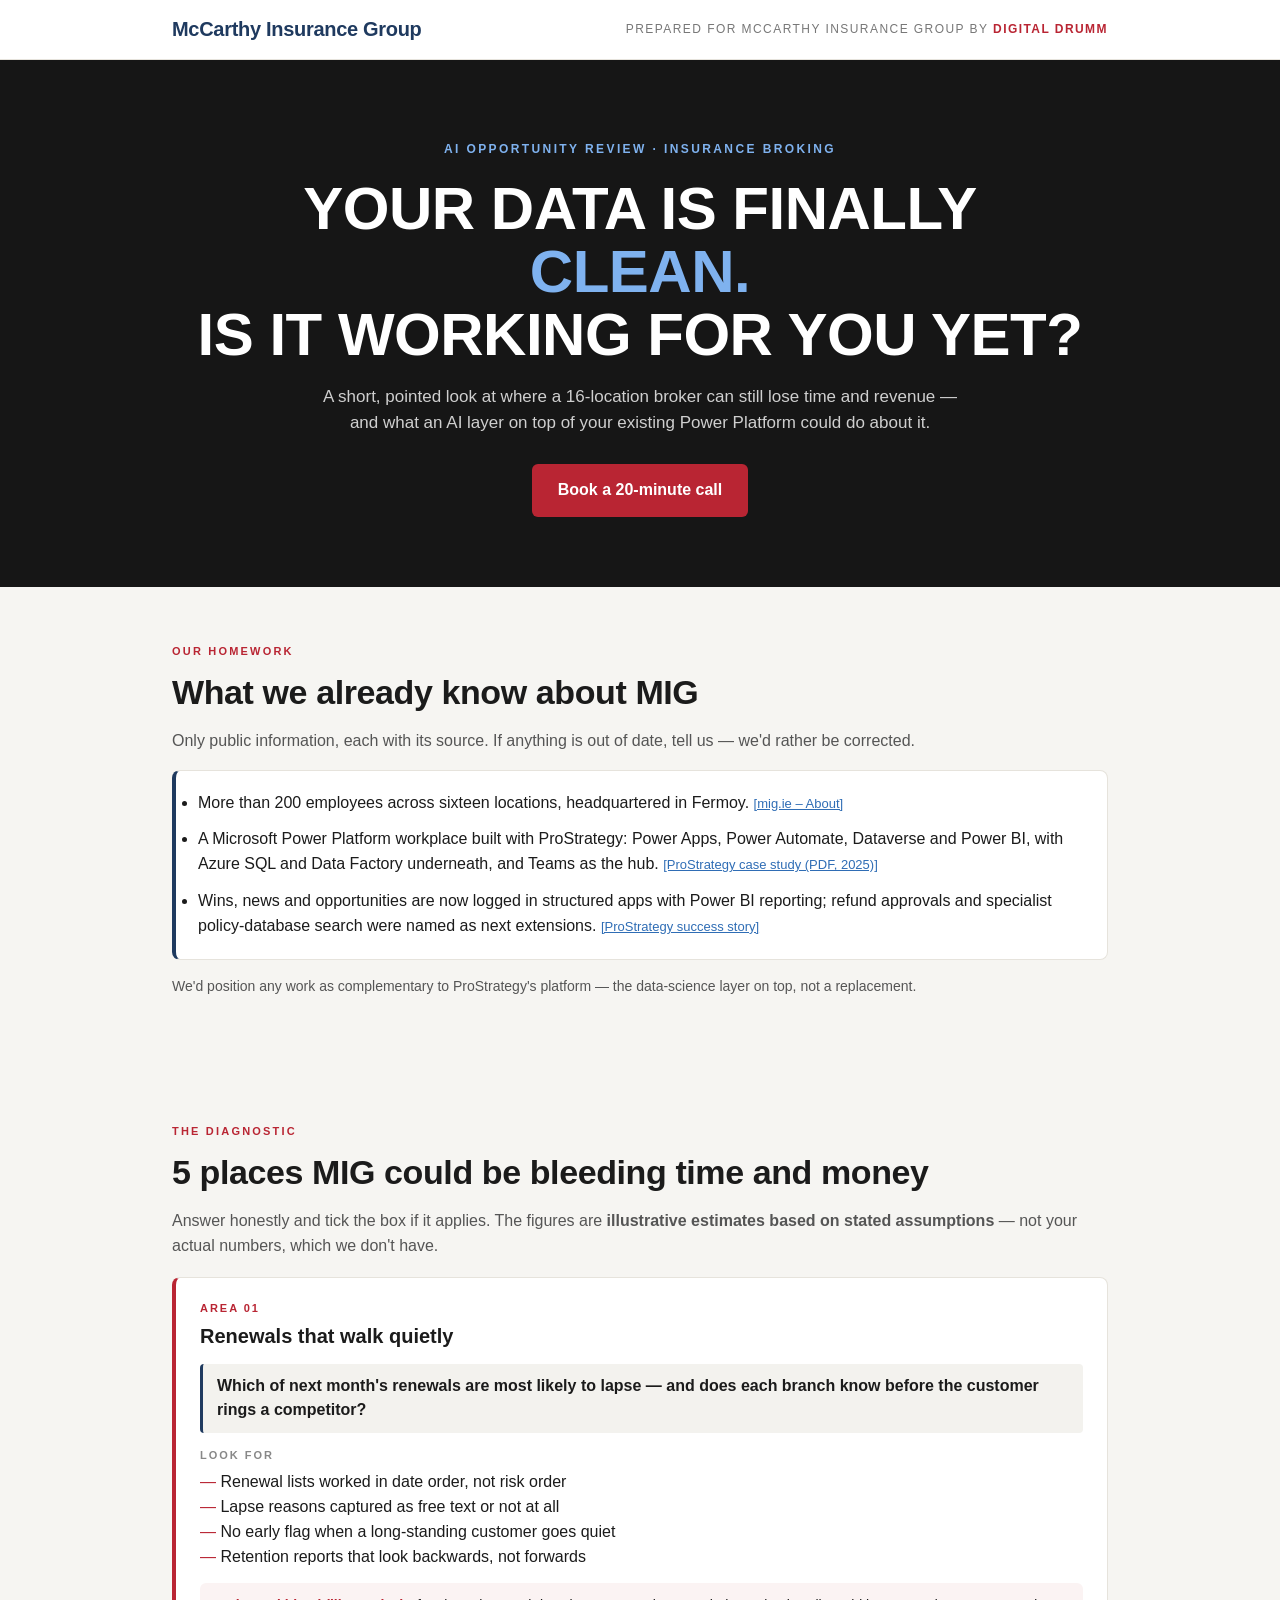
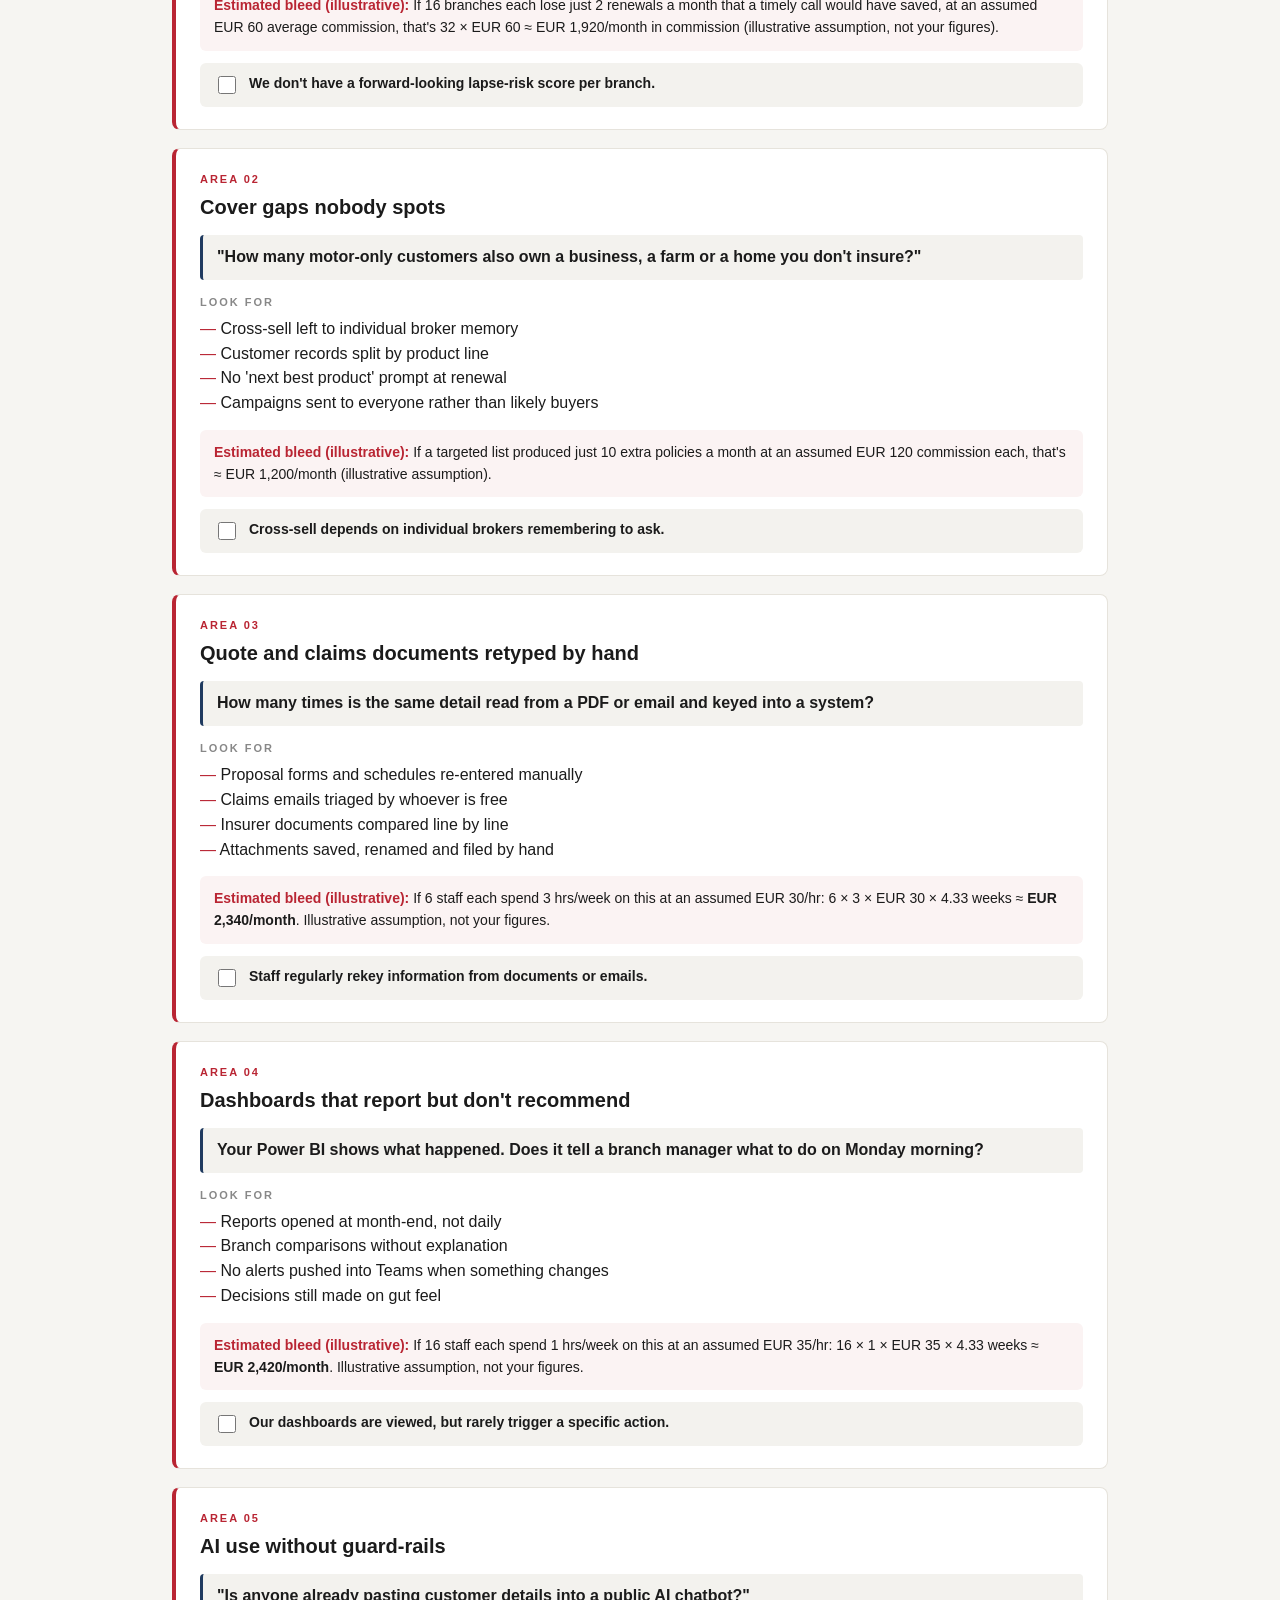
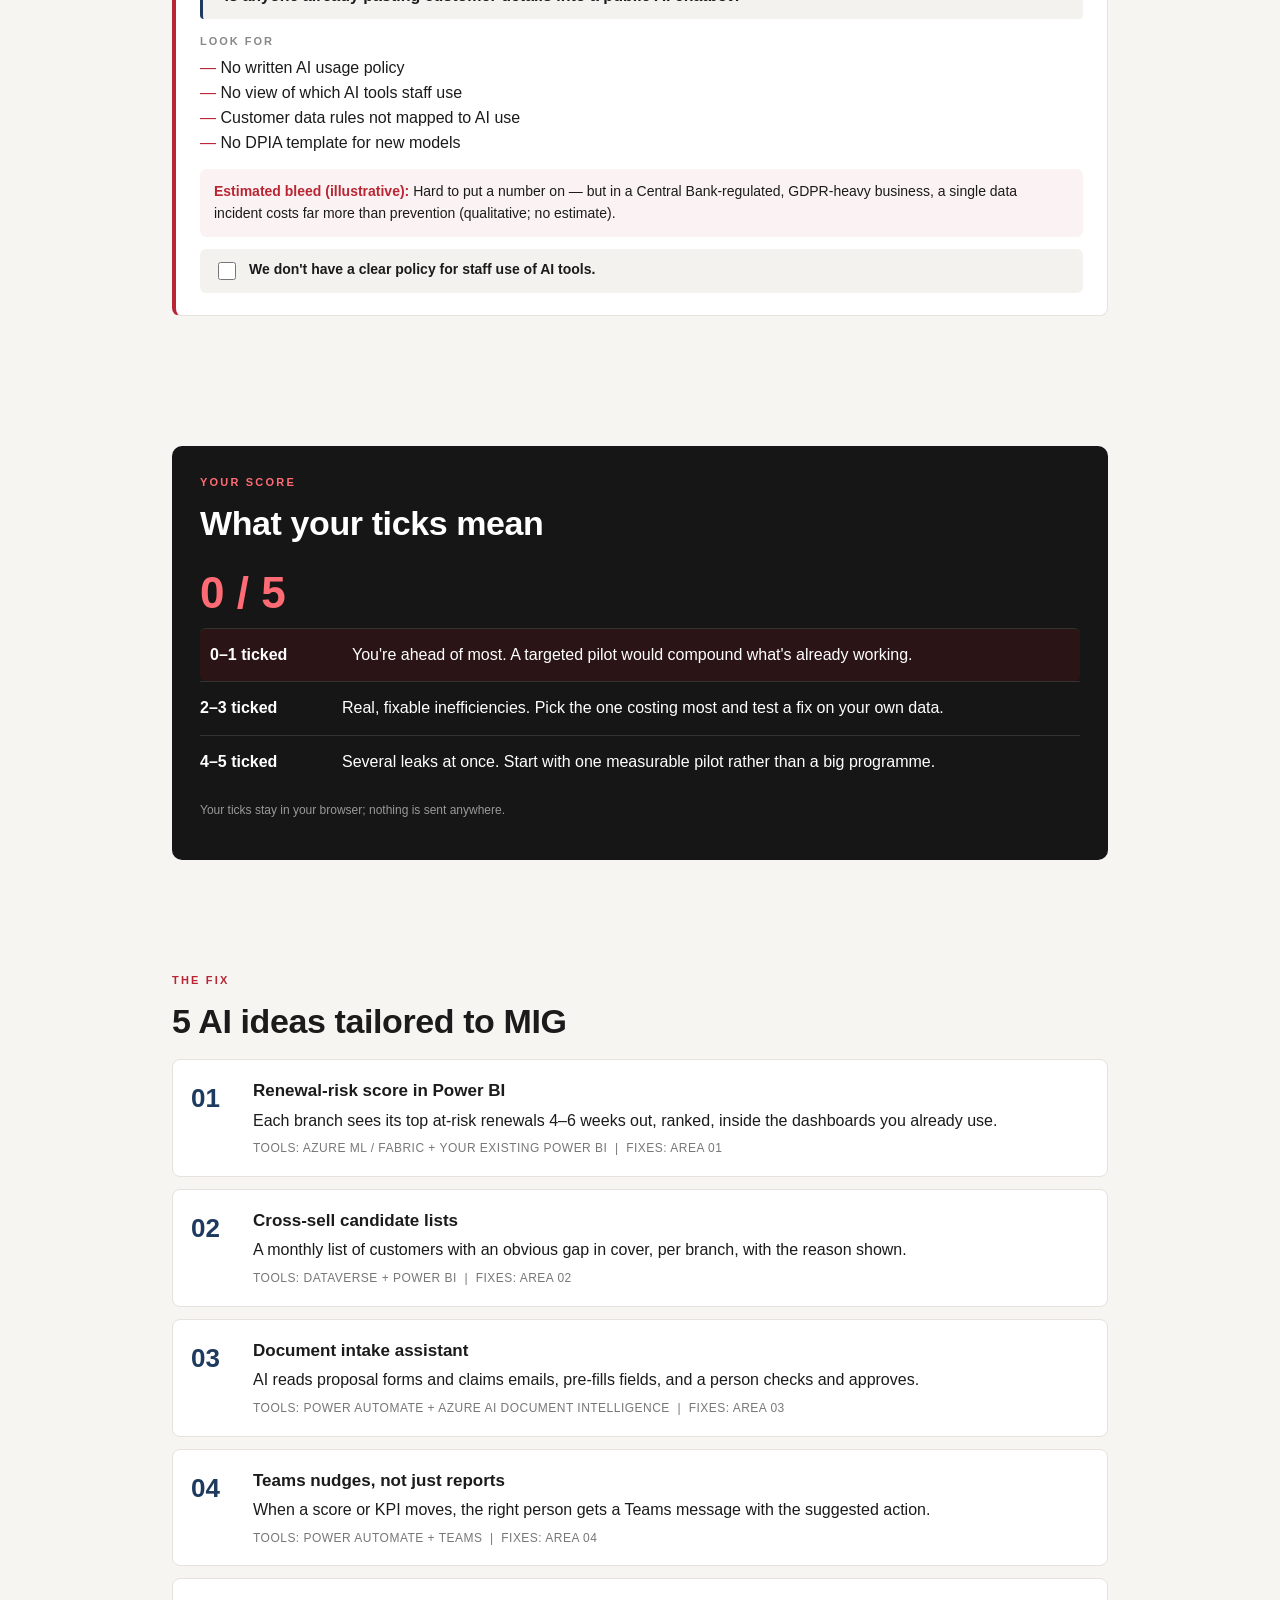
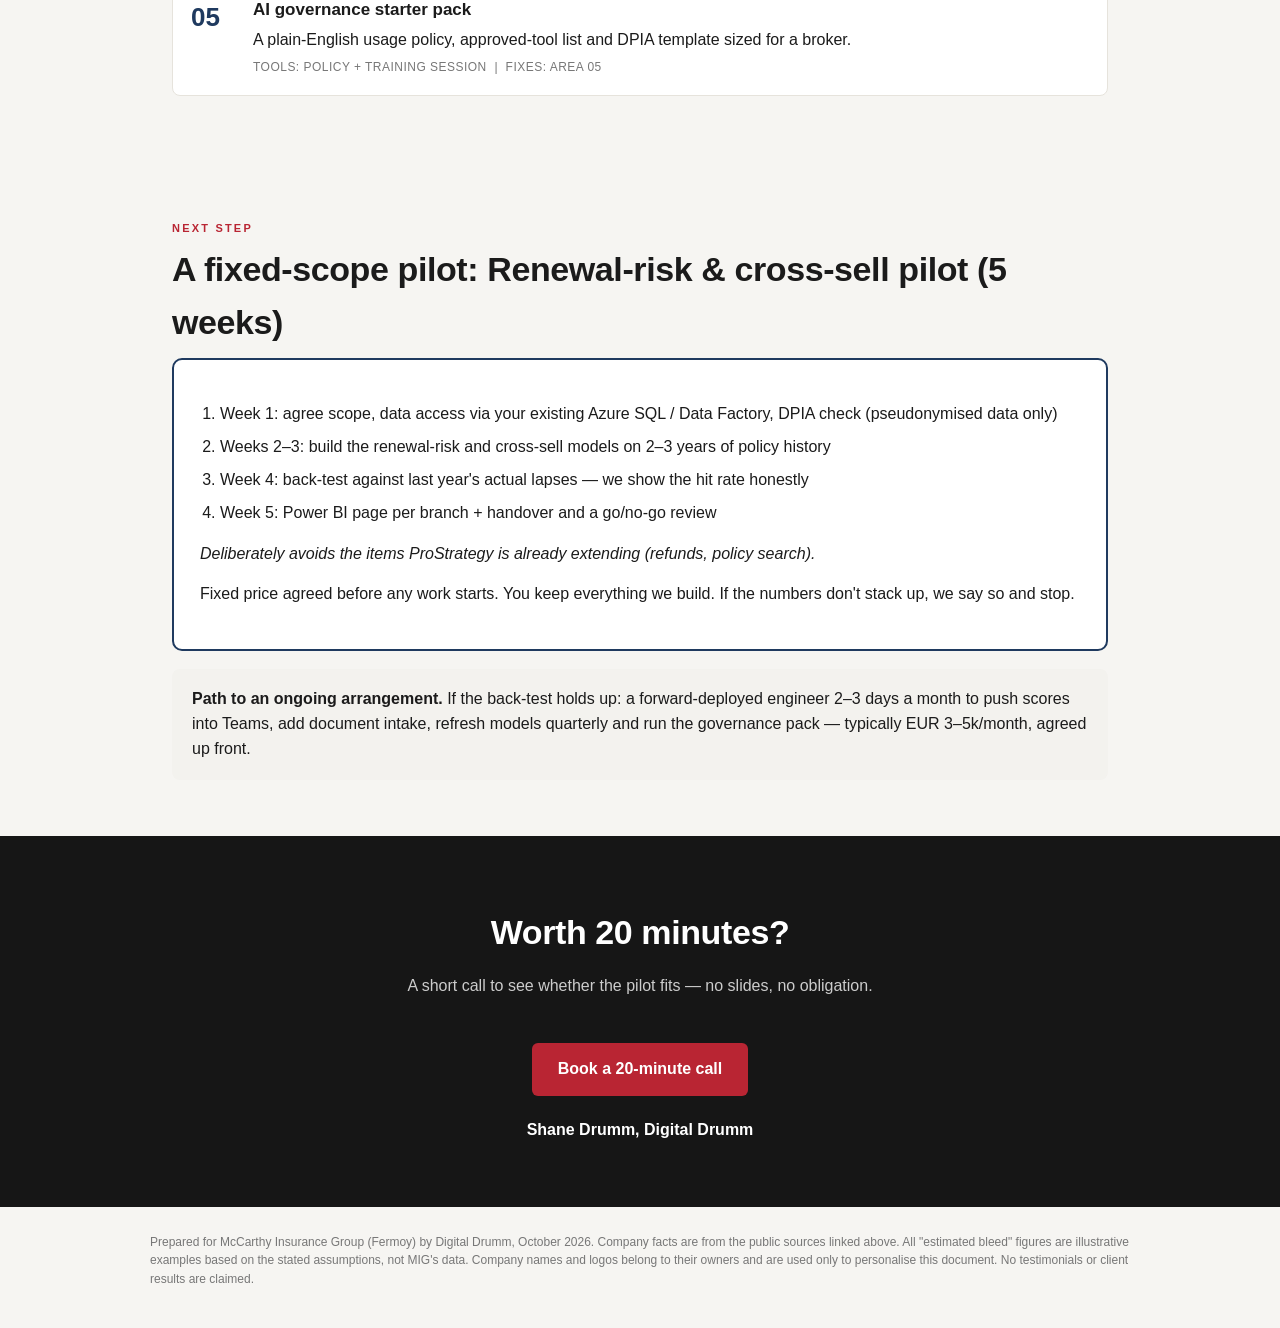
<file: p/wrgrc68n671g/index.html>
<!doctype html><html lang="en-IE"><head><meta charset="utf-8"><meta name="viewport" content="width=device-width,initial-scale=1">
<meta name="robots" content="noindex,nofollow"><title>McCarthy Insurance Group · AI opportunity review · Digital Drumm</title>
<style>:root{--c1:#1f3a5f;--c2:#2f6db5;--c2h:#7fb2ef}
*{box-sizing:border-box}body{margin:0;font-family:Inter,-apple-system,Segoe UI,Roboto,Helvetica,Arial,sans-serif;color:#1b1b1b;background:#f6f5f2;line-height:1.55}
a{color:var(--c2)}.wrap{max-width:980px;margin:0 auto;padding:0 22px}
.cobrand{background:#fff;border-bottom:1px solid #e6e3dc}.cobrand .wrap{display:flex;align-items:center;justify-content:space-between;gap:16px;padding:14px 22px;flex-wrap:wrap}
.cobrand img{max-height:44px;max-width:220px}.wm{font-weight:800;font-size:20px;color:var(--c1);letter-spacing:-.3px}
.prep{font-size:12px;letter-spacing:.12em;text-transform:uppercase;color:#777}.prep b{color:#B92533}
.hero{background:#161616;color:#fff;padding:80px 0 70px;text-align:center}
.kick{color:var(--c2h);font-size:12px;letter-spacing:.2em;text-transform:uppercase;font-weight:700}
.hero h1{font-size:clamp(34px,6vw,60px);line-height:1.05;margin:18px 0;font-weight:900;text-transform:uppercase;letter-spacing:-.5px}
.hero h1 span{color:var(--c2h)}.hero p{max-width:640px;margin:0 auto;color:#cfcfcf;font-size:17px}
.btn{display:inline-block;background:#B92533;color:#fff;text-decoration:none;font-weight:700;padding:14px 26px;border-radius:6px;margin-top:28px}
.btn.alt{background:var(--c1)}
section{padding:56px 0}.eyebrow{color:#B92533;font-size:11px;letter-spacing:.2em;font-weight:800;text-transform:uppercase}
h2{font-size:clamp(24px,3.5vw,34px);margin:6px 0 10px;letter-spacing:-.4px}.lead{color:#555;margin-top:0}
.facts{background:#fff;border:1px solid #e6e3dc;border-left:4px solid var(--c1);border-radius:8px;padding:8px 22px}
.facts li{margin:12px 0}.facts .src{font-size:13px;white-space:nowrap}.note{font-size:14px;color:#555;margin-top:14px}
.area{background:#fff;border:1px solid #e6e3dc;border-left:4px solid #B92533;border-radius:8px;padding:22px 24px;margin:18px 0}
.area .n{color:#B92533;font-size:11px;font-weight:800;letter-spacing:.18em}.area h3{margin:4px 0 12px;font-size:20px}
.q{background:#f3f2ee;border-left:3px solid var(--c1);padding:10px 14px;font-weight:600;margin:0 0 14px;border-radius:4px}
.lf{font-size:11px;letter-spacing:.18em;color:#888;font-weight:700}.area ul{list-style:none;padding:0;margin:6px 0 14px}.area ul li:before{content:"— ";color:#B92533}
.bleed{background:#fbf3f3;border-radius:6px;padding:12px 14px;font-size:14px}.bleed b{color:#B92533}
.chk{display:flex;gap:10px;align-items:flex-start;background:#f3f2ee;margin-top:12px;padding:10px 14px;border-radius:6px;font-weight:600;font-size:14px;cursor:pointer}
.chk input{margin-top:3px;width:18px;height:18px;accent-color:#B92533}
.score{background:#161616;color:#fff;border-radius:10px;padding:28px}.score .big{font-size:44px;font-weight:900;color:#ff6b74}
.tier{display:grid;grid-template-columns:130px 1fr;gap:12px;border-top:1px solid #333;padding:14px 0}.tier b{color:#fff}.tier.on{background:#2a1416;border-radius:6px;padding:14px 10px}
.idea{display:grid;grid-template-columns:48px 1fr;gap:14px;background:#fff;border:1px solid #e6e3dc;border-radius:8px;padding:18px;margin:12px 0}
.idea .num{font-size:26px;font-weight:900;color:var(--c1)}.idea h4{margin:0 0 4px;font-size:17px}.meta{font-size:12px;color:#777;letter-spacing:.04em;margin-top:6px;text-transform:uppercase}
.pilot{background:#fff;border:2px solid var(--c1);border-radius:10px;padding:26px}.pilot ol{padding-left:20px}.pilot li{margin:8px 0}
.ret{background:#f3f2ee;border-radius:8px;padding:18px 20px;margin-top:18px}
.cta{background:#161616;color:#fff;text-align:center;padding:64px 0}.cta h2{color:#fff}.cta p{color:#ccc}
.sig{margin-top:22px;font-weight:700}.disc{font-size:12px;color:#777;padding:26px 0 40px}
@media(max-width:640px){.tier{grid-template-columns:1fr}.hero{padding:56px 0}.idea{grid-template-columns:1fr}}
</style></head><body>
<div class="cobrand"><div class="wrap"><span class="wm">McCarthy Insurance Group</span><div class="prep">Prepared for McCarthy Insurance Group by <b>Digital Drumm</b></div></div></div>
<header class="hero"><div class="wrap"><div class="kick">AI opportunity review · Insurance broking</div>
<h1>Your data is finally<br><span>clean.</span><br>Is it working for you yet?</h1><p>A short, pointed look at where a 16-location broker can still lose time and revenue — and what an AI layer on top of your existing Power Platform could do about it.</p>
<a class="btn" href="#book">Book a 20-minute call</a></div></header>
<main class="wrap">
<section><div class="eyebrow">Our homework</div><h2>What we already know about MIG</h2>
<p class="lead">Only public information, each with its source. If anything is out of date, tell us — we'd rather be corrected.</p>
<ul class="facts"><li>More than 200 employees across sixteen locations, headquartered in Fermoy. <a class="src" href="https://www.mig.ie/about/" target="_blank" rel="noopener">[mig.ie – About]</a></li><li>A Microsoft Power Platform workplace built with ProStrategy: Power Apps, Power Automate, Dataverse and Power BI, with Azure SQL and Data Factory underneath, and Teams as the hub. <a class="src" href="https://www.prostrategy.ie/wp-content/uploads/2025/09/MIG-Case-Study-final.pdf" target="_blank" rel="noopener">[ProStrategy case study (PDF, 2025)]</a></li><li>Wins, news and opportunities are now logged in structured apps with Power BI reporting; refund approvals and specialist policy-database search were named as next extensions. <a class="src" href="https://www.prostrategy.ie/our-clients/success-stories/mccarthy-insurance-group-mig/" target="_blank" rel="noopener">[ProStrategy success story]</a></li></ul><p class="note">We&#x27;d position any work as complementary to ProStrategy&#x27;s platform — the data-science layer on top, not a replacement.</p></section>
<section><div class="eyebrow">The diagnostic</div><h2>5 places MIG could be bleeding time and money</h2>
<p class="lead">Answer honestly and tick the box if it applies. The figures are <strong>illustrative estimates based on stated assumptions</strong> — not your actual numbers, which we don't have.</p>
<div class="area"><div class="n">AREA 01</div><h3>Renewals that walk quietly</h3><p class="q">Which of next month&#x27;s renewals are most likely to lapse — and does each branch know before the customer rings a competitor?</p><div class="lf">LOOK FOR</div><ul><li>Renewal lists worked in date order, not risk order</li><li>Lapse reasons captured as free text or not at all</li><li>No early flag when a long-standing customer goes quiet</li><li>Retention reports that look backwards, not forwards</li></ul>
<div class="bleed"><b>Estimated bleed (illustrative):</b> If 16 branches each lose just 2 renewals a month that a timely call would have saved, at an assumed EUR 60 average commission, that&#x27;s 32 × EUR 60 ≈ EUR 1,920/month in commission (illustrative assumption, not your figures).</div>
<label class="chk"><input type="checkbox" class="sc"> We don&#x27;t have a forward-looking lapse-risk score per branch.</label></div><div class="area"><div class="n">AREA 02</div><h3>Cover gaps nobody spots</h3><p class="q">&quot;How many motor-only customers also own a business, a farm or a home you don&#x27;t insure?&quot;</p><div class="lf">LOOK FOR</div><ul><li>Cross-sell left to individual broker memory</li><li>Customer records split by product line</li><li>No &#x27;next best product&#x27; prompt at renewal</li><li>Campaigns sent to everyone rather than likely buyers</li></ul>
<div class="bleed"><b>Estimated bleed (illustrative):</b> If a targeted list produced just 10 extra policies a month at an assumed EUR 120 commission each, that&#x27;s ≈ EUR 1,200/month (illustrative assumption).</div>
<label class="chk"><input type="checkbox" class="sc"> Cross-sell depends on individual brokers remembering to ask.</label></div><div class="area"><div class="n">AREA 03</div><h3>Quote and claims documents retyped by hand</h3><p class="q">How many times is the same detail read from a PDF or email and keyed into a system?</p><div class="lf">LOOK FOR</div><ul><li>Proposal forms and schedules re-entered manually</li><li>Claims emails triaged by whoever is free</li><li>Insurer documents compared line by line</li><li>Attachments saved, renamed and filed by hand</li></ul>
<div class="bleed"><b>Estimated bleed (illustrative):</b> If 6 staff each spend 3 hrs/week on this at an assumed EUR 30/hr: 6 × 3 × EUR 30 × 4.33 weeks ≈ <strong>EUR 2,340/month</strong>. Illustrative assumption, not your figures.</div>
<label class="chk"><input type="checkbox" class="sc"> Staff regularly rekey information from documents or emails.</label></div><div class="area"><div class="n">AREA 04</div><h3>Dashboards that report but don&#x27;t recommend</h3><p class="q">Your Power BI shows what happened. Does it tell a branch manager what to do on Monday morning?</p><div class="lf">LOOK FOR</div><ul><li>Reports opened at month-end, not daily</li><li>Branch comparisons without explanation</li><li>No alerts pushed into Teams when something changes</li><li>Decisions still made on gut feel</li></ul>
<div class="bleed"><b>Estimated bleed (illustrative):</b> If 16 staff each spend 1 hrs/week on this at an assumed EUR 35/hr: 16 × 1 × EUR 35 × 4.33 weeks ≈ <strong>EUR 2,420/month</strong>. Illustrative assumption, not your figures.</div>
<label class="chk"><input type="checkbox" class="sc"> Our dashboards are viewed, but rarely trigger a specific action.</label></div><div class="area"><div class="n">AREA 05</div><h3>AI use without guard-rails</h3><p class="q">&quot;Is anyone already pasting customer details into a public AI chatbot?&quot;</p><div class="lf">LOOK FOR</div><ul><li>No written AI usage policy</li><li>No view of which AI tools staff use</li><li>Customer data rules not mapped to AI use</li><li>No DPIA template for new models</li></ul>
<div class="bleed"><b>Estimated bleed (illustrative):</b> Hard to put a number on — but in a Central Bank-regulated, GDPR-heavy business, a single data incident costs far more than prevention (qualitative; no estimate).</div>
<label class="chk"><input type="checkbox" class="sc"> We don&#x27;t have a clear policy for staff use of AI tools.</label></div></section>
<section><div class="score"><div class="eyebrow" style="color:#ff6b74">Your score</div><h2 style="color:#fff">What your ticks mean</h2>
<div class="big"><span id="cnt">0</span> / 5</div>
<div class="tier" data-t="0"><b>0–1 ticked</b><span>You're ahead of most. A targeted pilot would compound what's already working.</span></div>
<div class="tier" data-t="2"><b>2–3 ticked</b><span>Real, fixable inefficiencies. Pick the one costing most and test a fix on your own data.</span></div>
<div class="tier" data-t="4"><b>4–5 ticked</b><span>Several leaks at once. Start with one measurable pilot rather than a big programme.</span></div>
<p style="font-size:12px;color:#999">Your ticks stay in your browser; nothing is sent anywhere.</p></div></section>
<section><div class="eyebrow">The fix</div><h2>5 AI ideas tailored to MIG</h2><div class="idea"><div class="num">01</div><div><h4>Renewal-risk score in Power BI</h4><div>Each branch sees its top at-risk renewals 4–6 weeks out, ranked, inside the dashboards you already use.</div><div class="meta">Tools: Azure ML / Fabric + your existing Power BI &nbsp;|&nbsp; Fixes: Area 01</div></div></div><div class="idea"><div class="num">02</div><div><h4>Cross-sell candidate lists</h4><div>A monthly list of customers with an obvious gap in cover, per branch, with the reason shown.</div><div class="meta">Tools: Dataverse + Power BI &nbsp;|&nbsp; Fixes: Area 02</div></div></div><div class="idea"><div class="num">03</div><div><h4>Document intake assistant</h4><div>AI reads proposal forms and claims emails, pre-fills fields, and a person checks and approves.</div><div class="meta">Tools: Power Automate + Azure AI Document Intelligence &nbsp;|&nbsp; Fixes: Area 03</div></div></div><div class="idea"><div class="num">04</div><div><h4>Teams nudges, not just reports</h4><div>When a score or KPI moves, the right person gets a Teams message with the suggested action.</div><div class="meta">Tools: Power Automate + Teams &nbsp;|&nbsp; Fixes: Area 04</div></div></div><div class="idea"><div class="num">05</div><div><h4>AI governance starter pack</h4><div>A plain-English usage policy, approved-tool list and DPIA template sized for a broker.</div><div class="meta">Tools: Policy + training session &nbsp;|&nbsp; Fixes: Area 05</div></div></div></section>
<section><div class="eyebrow">Next step</div><h2>A fixed-scope pilot: Renewal-risk &amp; cross-sell pilot (5 weeks)</h2>
<div class="pilot"><ol><li>Week 1: agree scope, data access via your existing Azure SQL / Data Factory, DPIA check (pseudonymised data only)</li><li>Weeks 2–3: build the renewal-risk and cross-sell models on 2–3 years of policy history</li><li>Week 4: back-test against last year&#x27;s actual lapses — we show the hit rate honestly</li><li>Week 5: Power BI page per branch + handover and a go/no-go review</li></ol><p><em>Deliberately avoids the items ProStrategy is already extending (refunds, policy search).</em></p><p>Fixed price agreed before any work starts. You keep everything we build. If the numbers don't stack up, we say so and stop.</p></div>
<div class="ret"><strong>Path to an ongoing arrangement.</strong> If the back-test holds up: a forward-deployed engineer 2–3 days a month to push scores into Teams, add document intake, refresh models quarterly and run the governance pack — typically EUR 3–5k/month, agreed up front.</div></section>
</main>
<div class="cta"><div class="wrap"><h2>Worth 20 minutes?</h2><p>A short call to see whether the pilot fits — no slides, no obligation.</p>
<a class="btn" href="#book">Book a 20-minute call</a><div class="sig">Shane Drumm, Digital Drumm</div></div></div>
<div class="wrap disc">Prepared for McCarthy Insurance Group (Fermoy) by Digital Drumm, October 2026. Company facts are from the public sources linked above. All "estimated bleed" figures are illustrative examples based on the stated assumptions, not MIG's data. Company names and logos belong to their owners and are used only to personalise this document. No testimonials or client results are claimed.</div>
<script>var b=document.querySelectorAll('.sc'),c=document.getElementById('cnt'),t=document.querySelectorAll('.tier');function u(){var n=0;b.forEach(function(x){if(x.checked)n++});c.textContent=n;t.forEach(function(x){var k=+x.dataset.t;x.classList.toggle('on',n>=k&&n<=k+1)})}b.forEach(function(x){x.addEventListener('change',u)});u();</script>
</body></html>
</file>
<file: canvas/style.css>
:root{--red:#c8102e;--ink:#161616;--bg:#f6f5f2;--line:#e6e3dc;--mut:#6b6b6b}
*{box-sizing:border-box}body{margin:0;font-family:Inter,-apple-system,Segoe UI,Roboto,Arial,sans-serif;background:var(--bg);color:#1b1b1b;font-size:14px}
button{font:inherit;cursor:pointer}a{color:var(--red)}
.top{position:sticky;top:0;z-index:5;background:var(--ink);color:#fff;display:flex;align-items:center;gap:12px;padding:10px 14px;flex-wrap:wrap}
.brand{font-weight:800;font-size:16px;display:flex;align-items:center;gap:8px}.brand small{color:#aaa;font-weight:600}
.logo{background:var(--red);width:26px;height:26px;border-radius:6px;display:grid;place-items:center}
.right{margin-left:auto;display:flex;gap:6px;flex-wrap:wrap}
.ghost{background:none;border:1px solid #555;color:inherit;border-radius:6px;padding:6px 10px}.ghost.danger{color:#ff6b7d;border-color:var(--red)}
main{padding:0 14px 30px;max-width:1500px;margin:auto}
h1{font-size:20px;margin:16px 0 4px;outline:none}.legend{color:var(--mut);font-size:12px;margin:0 0 12px}#saved{color:#2e7d32}
.grid{display:grid;gap:8px;grid-template-columns:repeat(10,1fr);grid-template-areas:
"p p s s u u a a c c" "p p m m u u h h c c" "x x x x x r r r r r"}
.box{background:#fff;border:1px solid var(--line);border-top:3px solid var(--ink);border-radius:8px;padding:10px;min-height:150px;display:flex;flex-direction:column}
.box h2{font-size:12px;text-transform:uppercase;letter-spacing:.05em;margin:0 0 6px;display:flex;justify-content:space-between;align-items:center}
.box h2 .n{color:var(--red)}.box.uvp{border-top-color:var(--red)}
.sub{margin-top:auto;padding-top:8px;border-top:1px dashed var(--line)}.sub h3{font-size:11px;color:var(--mut);text-transform:uppercase;margin:6px 0 4px}
ul{list-style:none;margin:0;padding:0}li{display:flex;gap:6px;align-items:flex-start;padding:4px 0;border-bottom:1px solid #f1efea}
li .t{flex:1;outline:none;line-height:1.4;min-width:0}li .t:focus{background:#fdf3f4;border-radius:3px}
.tag{font-size:10px;font-weight:700;border-radius:99px;padding:1px 7px;border:0;white-space:nowrap;text-transform:uppercase}
.tag.evidence{background:#e5f3e7;color:#1d6b2a}.tag.assumption{background:#fbe9eb;color:var(--red)}
.del{background:none;border:0;color:#bbb;padding:0 2px}.del:hover{color:var(--red)}
.add{background:none;border:1px dashed var(--line);color:var(--mut);border-radius:6px;padding:3px;margin-top:6px;font-size:12px}
footer{margin-top:14px;color:var(--mut);font-size:12px;line-height:1.5;background:#fff;border:1px solid var(--line);border-radius:8px;padding:10px}
@media (max-width:900px){.grid{grid-template-columns:1fr 1fr;grid-template-areas:"p p" "s s" "m m" "u u" "h h" "a a" "c c" "x x" "r r"}}
@media (min-width:560px) and (max-width:900px){.grid{grid-template-areas:"p s" "u u" "m a" "h c" "x r"}}
@media print{.top,.legend,.del,.add{display:none!important}body{background:#fff;font-size:10px}.box{min-height:0;break-inside:avoid}main{padding:0}
.grid{grid-template-columns:repeat(10,1fr)!important;grid-template-areas:"p p s s u u a a c c" "p p m m u u h h c c" "x x x x x r r r r r"!important}@page{size:A4 landscape;margin:8mm}}
/* Newsletter (AIworkshere.ie) items: marked so they are easy to tell apart from the original canvas content */
li.nl{background:#fff8e1;border-left:3px solid #f2c94c;padding-left:5px;border-radius:3px;margin-top:2px}
</file>
<file: assets/nav.css>
/* Shared top navigation for the Digital Drumm pages (canvas/, roadmap/, newsletter/) */
.sitenav{display:flex;gap:4px;margin-left:8px}
.sitenav a{color:#ddd;text-decoration:none;font-weight:600;font-size:13px;padding:6px 10px;border-radius:6px;border:1px solid transparent}
.sitenav a:hover{border-color:#555;color:#fff}
.sitenav a[aria-current="page"]{background:var(--red,#c8102e);color:#fff}
@media print{.sitenav{display:none!important}}
</file>
<file: newsletter/style.css>
/* Newsletter page styles; base look comes from ../canvas/style.css */
a.ghost{text-decoration:none;display:inline-block}
.hero{display:grid;grid-template-columns:2fr 1fr;gap:8px;margin-bottom:10px}
.hero .usp{background:#fff;border:1px solid var(--line);border-top:3px solid var(--red);border-radius:8px;padding:14px 16px}
.hero small{display:block;color:var(--mut);font-size:10px;text-transform:uppercase;font-weight:700;letter-spacing:.05em}
.hero .usp p{font-size:16px;line-height:1.45;margin:6px 0}.hero .tagline{color:var(--red);font-weight:800;font-size:18px!important}
.facts{display:grid;gap:8px}.facts div{background:var(--ink);color:#fff;border-radius:8px;padding:10px 12px;display:flex;flex-direction:column}
.facts b{font-size:22px;color:#f2c94c}.facts span{color:#ccc;font-size:12px}.facts em{font-style:normal;margin-left:4px}
.hero .status{grid-column:1/-1;background:#fff8e1;border:1px solid #f2c94c;border-left:4px solid #f2c94c;border-radius:8px;padding:4px 14px;font-size:13px;line-height:1.5}
.toc{display:flex;flex-wrap:wrap;gap:6px;margin:0 0 10px}.toc a{background:#fff;border:1px solid var(--line);border-radius:99px;padding:4px 10px;text-decoration:none;color:var(--ink);font-size:12px;font-weight:600}.toc a:hover{border-color:var(--red);color:var(--red)}
.nlgrid{display:grid;grid-template-columns:1fr 1fr;gap:8px}
.box.nl{min-height:0;display:block;line-height:1.5;font-size:13.5px}
.box.nl.s1{border-top-color:var(--red)}.box.nl.s1,.box.nl.s2,.box.nl.s3,.box.nl.s4,.box.nl.s5,.box.nl.s7,.box.nl.s8,.box.nl.s9,.box.nl.s10,.box.nl.s11,.box.nl.s12,.box.nl.s13,.box.nl.s14,.box.nl.s15,.box.nl.s16{grid-column:1/-1}.box.nl.s13{border-top-color:#f2c94c}.box.nl.s14{border-top-color:var(--red)}.box.nl.s5,.box.nl.s7{border-top-color:#f2c94c}
.box.nl h3{font-size:12px;text-transform:uppercase;letter-spacing:.04em;color:var(--mut);margin:12px 0 4px}
.box.nl p{margin:6px 0}.box.nl ul,.box.nl ol{margin:4px 0 8px;padding-left:20px}.box.nl ul{list-style:disc}
.box.nl li{display:list-item;border:0;padding:2px 0}
.box.nl.s3,.box.nl.s8{columns:3 300px;column-gap:18px}.box.nl.s3 h2,.box.nl.s8 h2{column-span:all}.box.nl.s8 h3{break-after:avoid}.box.nl.s8 ul{break-inside:avoid}.box.nl.s3 p,.box.nl.s8 p{break-after:avoid}.box.nl.s3 ul{break-inside:avoid}
.box.nl.s8 a,.box.nl a{word-break:break-word}
.tw{overflow-x:auto}table{border-collapse:collapse;width:100%;font-size:12.5px;margin:6px 0}
th{background:var(--ink);color:#fff;text-align:left;padding:6px 8px;font-size:11px;text-transform:uppercase;letter-spacing:.04em}
td{border-bottom:1px solid var(--line);padding:6px 8px;vertical-align:top}tr:nth-child(even) td{background:#faf9f6}
.box.nl.s7 td:first-child{font-weight:800;color:var(--red)}.box.nl.s7 td:nth-child(2){white-space:nowrap;font-weight:600}
code{background:#f0eee9;border-radius:3px;padding:0 4px;font-size:12px}
blockquote{margin:6px 0;padding:6px 10px;border-left:3px solid #f2c94c;background:#fffbea}
@media (max-width:900px){.hero,.nlgrid{grid-template-columns:1fr}}
@media print{.toc{display:none}.box.nl{break-inside:avoid}}
/* simplified 30 Oct 2026: s6 full width, s8 single column */
.box.nl.s6{grid-column:1/-1}.box.nl.s8{columns:auto}.box.nl.s3{columns:2 300px}.box.nl.s12{border-top-color:var(--red)}
.box.nl.s2,.box.nl.s3,.box.nl.s4,.box.nl.s5,.box.nl.s6,.box.nl.s8,.box.nl.s9,.box.nl.s10,.box.nl.s11{grid-column:auto;columns:auto}
</file>
<file: roadmap/style.css>
/* Roadmap-specific styles; base look comes from ../canvas/style.css */
.view.on{background:#fff;color:var(--ink);border-color:#fff}
.okrs{display:grid;grid-template-columns:repeat(4,1fr);gap:8px;margin-bottom:14px}
.okr{background:#fff;border:1px solid var(--line);border-top:3px solid var(--ink);border-radius:8px;padding:10px}
.okr h2{font-size:12px;text-transform:uppercase;letter-spacing:.05em;margin:0 0 4px;display:flex;justify-content:space-between;gap:6px}
.okr h2 a{color:inherit;text-decoration:none}.okr h2 a:hover{color:var(--red)}
.obj{font-weight:700;font-size:14px;margin:0 0 8px;line-height:1.35}.obj small{display:block;color:var(--mut);font-size:10px;text-transform:uppercase;font-weight:700;letter-spacing:.05em}
.okr li{font-size:12.5px;gap:6px;align-items:baseline}.okr li .t{line-height:1.35}
.okr li .d{color:var(--mut);font-size:11px;white-space:nowrap}
.pill{font-size:10px;font-weight:700;border-radius:99px;padding:1px 7px;white-space:nowrap;text-transform:uppercase;background:#eee;color:#444}
.pill.now{background:#fbe9eb;color:var(--red)}.pill.next{background:#fff4d6;color:#8a5a00}.pill.later{background:#e6eefb;color:#1f4f9a}.pill.none{background:#eee;color:#666}
.st{font-size:10px;font-weight:700;border-radius:4px;padding:1px 6px;white-space:nowrap;background:#f0eee9;color:#555}
.st.started{background:#fff4d6;color:#8a5a00}.st.completed{background:#e5f3e7;color:#1d6b2a}.st.canceled{background:#eee;color:#999;text-decoration:line-through}.st.unstarted{background:#e6eefb;color:#1f4f9a}
/* Now / Next / Later board */
.board{display:grid;grid-template-columns:150px repeat(3,1fr);gap:8px;align-items:stretch}
.colh{font-size:12px;text-transform:uppercase;letter-spacing:.05em;font-weight:800;padding:8px 10px;background:#fff;border:1px solid var(--line);border-radius:8px;border-top:3px solid var(--ink)}
.colh.now{border-top-color:var(--red)}.colh small{display:block;color:var(--mut);font-weight:600;text-transform:none;letter-spacing:0}
.lane{font-weight:800;font-size:13px;padding:10px;background:var(--ink);color:#fff;border-radius:8px}
.lane small{display:block;color:#bbb;font-weight:500;font-size:11.5px;margin-top:4px;line-height:1.35}
.cell{background:#fff;border:1px solid var(--line);border-radius:8px;padding:8px;min-height:80px;display:flex;flex-direction:column;gap:8px}
.cell.empty::after{content:"—";color:#ccc}
.kr{border-left:3px solid var(--ink);padding-left:8px}
.kr h3{font-size:12px;margin:0 0 4px;line-height:1.3}.kr h3 .d{color:var(--mut);font-weight:600;font-size:11px;margin-left:4px}
.card{display:flex;flex-direction:column;gap:3px;text-decoration:none;color:inherit;background:#faf9f6;border:1px solid var(--line);border-radius:6px;padding:6px 8px;margin-top:4px}
.card:hover{border-color:var(--red);background:#fff}
.card .meta{display:flex;justify-content:space-between;gap:6px;font-size:11px;color:var(--mut)}.card .id{font-weight:700;color:var(--red)}
.card .tt{font-size:12.5px;line-height:1.3}
.loose{grid-column:2/-1;font-size:12px;color:var(--mut);display:flex;gap:6px;flex-wrap:wrap;align-items:center;margin-top:-4px}
.loose .card{flex-direction:row;align-items:center;margin:0}
/* Timeline */
.tl{background:#fff;border:1px solid var(--line);border-radius:8px;padding:10px;overflow-x:auto}
.tl-in{min-width:900px;position:relative}
.trow{display:grid;grid-template-columns:230px 1fr;align-items:center;min-height:34px;border-bottom:1px solid #f1efea}
.trow .lbl{font-size:12px;padding-right:8px;line-height:1.3}.trow .lbl .d{color:var(--mut);font-size:11px}
.track{position:relative;height:100%;min-height:34px}
.months{display:grid;grid-template-columns:230px 1fr;position:sticky;top:0}
.mhead{position:relative;height:40px}
.mhead .m{position:absolute;top:0;height:22px;font-weight:800;font-size:12px;text-transform:uppercase;letter-spacing:.05em;border-left:1px solid #ccc;padding-left:6px}
.mhead .w{position:absolute;top:22px;font-size:10px;color:var(--mut);border-left:1px solid #eee;padding-left:3px;height:18px}
.mhead .ph{position:absolute;bottom:0;height:4px;border-radius:2px}
.grid-lines{position:absolute;left:230px;right:0;top:0;bottom:0;pointer-events:none}
.grid-lines i{position:absolute;top:0;bottom:0;border-left:1px solid #eee}.grid-lines i.m{border-left-color:#d8d4cc}
.grid-lines .band{position:absolute;top:40px;bottom:0;opacity:.35}
.grid-lines .today{border-left:2px dashed var(--red);opacity:1}.grid-lines .today b{position:absolute;top:2px;left:3px;font-size:10px;color:var(--red);white-space:nowrap}
.sh{grid-template-columns:1fr;background:var(--ink);color:#fff;border-radius:6px;padding:6px 10px;margin-top:10px;font-weight:800;font-size:13px;position:relative;z-index:1}
.sh small{color:#bbb;font-weight:500;margin-left:8px}
.bar{position:absolute;top:6px;height:22px;border-radius:5px;background:#ececec;border:1px solid #d6d2ca;display:flex;align-items:center;gap:4px;padding:0 4px;overflow:visible;white-space:nowrap}
.bar.now{background:#fbe9eb;border-color:#efb3bc}.bar.next{background:#fff4d6;border-color:#f0d58a}.bar.later{background:#e6eefb;border-color:#a9c1ea}
.bar .end{position:absolute;right:-6px;top:4px;width:12px;height:12px;background:var(--ink);transform:rotate(45deg);border-radius:2px}
.chip{font-size:11px;font-weight:700;text-decoration:none;color:var(--ink);background:#fff;border:1px solid #ccc;border-radius:4px;padding:1px 5px}
.chip:hover{border-color:var(--red);color:var(--red)}
.bar .nm{font-size:11px;color:#333;overflow:hidden;text-overflow:ellipsis}
@media (max-width:1000px){.okrs{grid-template-columns:1fr 1fr}.board{grid-template-columns:1fr}.colh{display:none}.cell::before{content:attr(data-col);font-size:11px;font-weight:800;text-transform:uppercase;color:var(--mut)}.loose{grid-column:1}}
@media (max-width:560px){.okrs{grid-template-columns:1fr}}
@media print{.okrs{grid-template-columns:repeat(4,1fr)}.board{grid-template-columns:120px repeat(3,1fr)}@page{size:A4 landscape;margin:8mm}}
.track .d{font-size:11.5px;color:var(--mut)}
</file>
